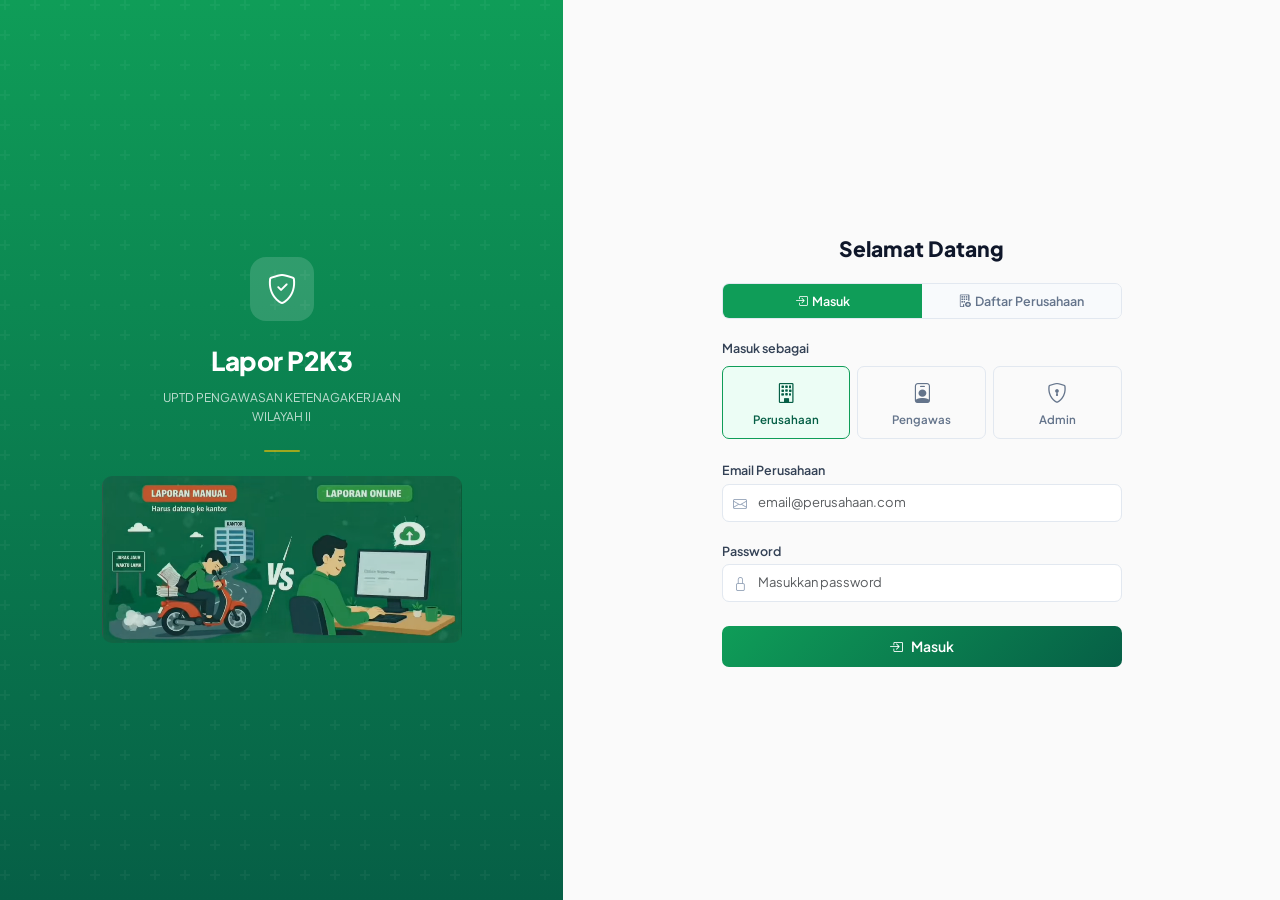
<file: index.html>
<!DOCTYPE html>
<html lang="id">
<head>
  <meta charset="UTF-8">
  <meta name="viewport" content="width=device-width, initial-scale=1.0">
  <title>Login · Lapor P2K3</title>
  <link href="https://cdn.jsdelivr.net/npm/bootstrap@5.3.3/dist/css/bootstrap.min.css" rel="stylesheet">
  <link href="https://cdn.jsdelivr.net/npm/bootstrap-icons/font/bootstrap-icons.css" rel="stylesheet">
  <link href="https://fonts.googleapis.com/css2?family=Plus+Jakarta+Sans:wght@300;400;500;600;700;800&display=swap" rel="stylesheet">
  <link rel="stylesheet" href="style.css">
</head>
<body class="login-body">

  <div class="left-panel">
    <div class="left-content">
      <div class="brand-icon"><i class="bi bi-shield-check"></i></div>
      <div class="brand-title">Lapor P2K3</div>
      <div class="brand-sub">UPTD PENGAWASAN KETENAGAKERJAAN WILAYAH II</div>
      <div class="divider-line"></div>
      <div class="video-cover-wrapper">
        <video class="video-cover" autoplay muted loop playsinline>
          <source src="cover.webm" type="video/webm">
        </video>
      </div>
    </div>
  </div>

  <div class="right-panel">
    <div class="login-box">
      <div class="login-title">Selamat Datang</div>

      <div class="auth-tabs">
        <button class="auth-tab active" id="tabLogin" onclick="switchTab('login')">
          <i class="bi bi-box-arrow-in-right me-1"></i>Masuk
        </button>
        <button class="auth-tab" id="tabRegister" onclick="openRegisterModal()">
          <i class="bi bi-building-add me-1"></i>Daftar Perusahaan
        </button>
      </div>

      <div id="login-panel">
        <div class="form-label mb-2">Masuk sebagai</div>
        <div class="role-select">
          <div class="role-opt selected" data-role="perusahaan" onclick="selectRole(this)">
            <i class="bi bi-building"></i>Perusahaan
          </div>
          <div class="role-opt" data-role="pengawas" onclick="selectRole(this)">
            <i class="bi bi-person-badge"></i>Pengawas
          </div>
          <div class="role-opt" data-role="admin" onclick="selectRole(this)">
            <i class="bi bi-shield-lock"></i>Admin
          </div>
        </div>

        <div class="alert-error" id="alertError">
          <i class="bi bi-exclamation-circle me-1"></i><span id="alertText"></span>
        </div>

        <!-- Perusahaan Fields -->
        <div id="perusahaan-fields">
          <div class="mb-3">
            <label class="form-label">Email Perusahaan</label>
            <div class="input-icon-wrap">
              <i class="bi bi-envelope"></i>
              <input type="email" class="form-control" id="skInput" placeholder="email@perusahaan.com">
            </div>
          </div>
          <div class="mb-3">
            <label class="form-label">Password</label>
            <div class="input-icon-wrap">
              <i class="bi bi-lock"></i>
              <input type="password" class="form-control" id="kodeInput" placeholder="Masukkan password">
            </div>
          </div>
        </div>

        <!-- Pengawas Fields -->
        <div id="pengawas-fields" style="display:none;">
          <div class="mb-3">
            <label class="form-label">NIP Pengawas</label>
            <div class="input-icon-wrap">
              <i class="bi bi-person-badge"></i>
              <input type="text" class="form-control" id="nipInput" placeholder="Masukkan NIP">
            </div>
          </div>
          <div class="mb-3">
            <label class="form-label">Password</label>
            <div class="input-icon-wrap">
              <i class="bi bi-lock"></i>
              <input type="password" class="form-control" id="passPengawasInput" placeholder="Masukkan password">
            </div>
          </div>
        </div>

        <!-- Admin Fields -->
        <div id="admin-fields" style="display:none;">
          <div class="mb-3">
            <label class="form-label">Email Admin</label>
            <div class="input-icon-wrap">
              <i class="bi bi-shield-lock"></i>
              <input type="email" class="form-control" id="adminEmailInput" placeholder="admin@uptd.go.id">
            </div>
          </div>
          <div class="mb-3">
            <label class="form-label">Password</label>
            <div class="input-icon-wrap">
              <i class="bi bi-lock"></i>
              <input type="password" class="form-control" id="adminPassInput" placeholder="Masukkan password">
            </div>
          </div>
        </div>

        <button class="btn-login" onclick="doLogin()">
          <i class="bi bi-box-arrow-in-right me-2"></i>Masuk
        </button>
      </div>
    </div>
  </div>

  <!-- REGISTER MODAL -->
  <div class="modal-overlay" id="registerModal">
    <div class="modal-box">
      <div class="modal-header-custom">
        <div class="modal-title"><i class="bi bi-building-add me-2 text-success"></i>Daftar Perusahaan</div>
        <button class="modal-close-btn" onclick="closeRegisterModal()">&times;</button>
      </div>

      <div id="registerSuccess" class="modal-body text-center" style="display:none;">
        <i class="bi bi-check-circle-fill text-success" style="font-size:40px;display:block;margin-bottom:12px;"></i>
        <div style="font-size:15px;font-weight:700;margin-bottom:8px;">Pendaftaran Berhasil!</div>
        <p class="text-muted small mb-0">Data perusahaan sedang dalam proses verifikasi oleh admin dan pengawas. Informasi akun akan dikirimkan ke email yang Anda daftarkan setelah verifikasi selesai.</p>
      </div>

      <div id="registerForm">
        <div class="modal-body">
          <div class="alert-error" id="alertRegError">
            <i class="bi bi-exclamation-circle me-1"></i><span id="alertRegText"></span>
          </div>
          <div class="row g-3">
            <div class="col-12">
              <label class="form-label required">Nama Perusahaan</label>
              <input type="text" class="form-control" id="regNama" placeholder="PT / CV ...">
            </div>
            <div class="col-md-8">
              <label class="form-label required">Alamat Perusahaan</label>
              <input type="text" class="form-control" id="regAlamat" placeholder="Jl. ...">
            </div>
            <div class="col-md-4">
              <label class="form-label required">Wilayah</label>
              <select class="form-select" id="regWilayah">
                <option value="">Pilih Wilayah</option>
                <option>Kota Bekasi</option>
                <option>Kab. Bekasi</option>
                <option>Kab. Karawang</option>
                <option>Kab. Purwakarta</option>
                <option>Kab. Subang</option>
              </select>
            </div>
            <div class="col-md-6">
              <label class="form-label required">Bidang Usaha</label>
              <input type="text" class="form-control" id="regBidang" placeholder="Manufaktur, Jasa, dll">
            </div>
            <div class="col-md-6">
              <label class="form-label required">Email Perusahaan</label>
              <input type="email" class="form-control" id="regEmail" placeholder="email@perusahaan.com">
            </div>
            <div class="col-md-6">
              <label class="form-label">No. Telepon</label>
              <input type="text" class="form-control" id="regTelp" placeholder="021-...">
            </div>
            <div class="col-md-6">
              <label class="form-label required">Jumlah Tenaga Kerja (est.)</label>
              <input type="number" class="form-control" id="regJmlTk" placeholder="Jumlah" min="1">
            </div>
          </div>
        </div>
        <div class="modal-footer-custom">
          <button class="btn btn-secondary btn-sm" onclick="closeRegisterModal()">Batal</button>
          <button class="btn-green btn btn-sm" onclick="doRegister()"><i class="bi bi-send me-1"></i>Kirim Pendaftaran</button>
        </div>
      </div>
    </div>
  </div>

  <script src="https://cdn.jsdelivr.net/npm/bootstrap@5.3.3/dist/js/bootstrap.bundle.min.js"></script>
  <script>
    /* =========================================================
       STORAGE KEYS (shared across all pages)
       ========================================================= */
    const SK = {
      companies   : 'p2k3_companies',
      laporan     : 'p2k3_laporan',
      catatan     : 'p2k3_catatan',
      pengawas    : 'p2k3_pengawas_list',
      role        : 'p2k3_role',
      curCompany  : 'p2k3_current_company',
      curPengawas : 'p2k3_current_pengawas',
      adminCred   : 'p2k3_admin_credentials'
    };

    /* =========================================================
       INITIALIZE ADMIN CREDENTIALS IF NOT SET
       ========================================================= */
    function initAdminCredentials() {
      if (!localStorage.getItem(SK.adminCred)) {
        localStorage.setItem(SK.adminCred, JSON.stringify({
          email: 'admin@uptd.go.id',
          password: 'admin123'
        }));
      }
    }
    initAdminCredentials();

    /* =========================================================
       STATE
       ========================================================= */
    let selectedRole = 'perusahaan';

    /* =========================================================
       UI HELPERS
       ========================================================= */
    function selectRole(el) {
      document.querySelectorAll('.role-opt').forEach(r => r.classList.remove('selected'));
      el.classList.add('selected');
      selectedRole = el.dataset.role;
      document.getElementById('alertError').style.display = 'none';
      ['perusahaan-fields','pengawas-fields','admin-fields'].forEach(id =>
        document.getElementById(id).style.display = 'none'
      );
      document.getElementById(selectedRole + '-fields').style.display = 'block';
    }

    function showError(msg) {
      const el = document.getElementById('alertError');
      document.getElementById('alertText').textContent = msg;
      el.style.display = 'block';
    }

    function switchTab(tab) {
      document.getElementById('login-panel').style.display = tab === 'login' ? 'block' : 'none';
      document.getElementById('tabLogin').classList.toggle('active', tab === 'login');
      document.getElementById('tabRegister').classList.toggle('active', tab !== 'login');
    }

    function openRegisterModal() {
      document.getElementById('registerModal').classList.add('show');
      document.getElementById('registerForm').style.display = 'block';
      document.getElementById('registerSuccess').style.display = 'none';
      document.getElementById('alertRegError').style.display = 'none';
      ['regNama','regAlamat','regBidang','regEmail','regTelp','regJmlTk'].forEach(id => {
        document.getElementById(id).value = '';
      });
      document.getElementById('regWilayah').value = '';
    }

    function closeRegisterModal() {
      document.getElementById('registerModal').classList.remove('show');
      switchTab('login');
    }

    /* =========================================================
       LOGIN
       ========================================================= */
    function doLogin() {
      document.getElementById('alertError').style.display = 'none';

      if (selectedRole === 'perusahaan') {
        const email = document.getElementById('skInput').value.trim();
        const pass  = document.getElementById('kodeInput').value.trim();
        if (!email || !pass) { showError('Email dan password tidak boleh kosong.'); return; }

        const companies = JSON.parse(localStorage.getItem(SK.companies) || '[]');
        const found = companies.find(c =>
          c.email && c.email.toLowerCase() === email.toLowerCase() && c.password === pass
        );
        if (!found) { showError('Email atau password tidak ditemukan.'); return; }
        if (found.status !== 'verified') { showError('Akun belum diverifikasi. Hubungi admin UPTD.'); return; }

        localStorage.setItem(SK.curCompany, found.id);
        localStorage.setItem(SK.role, 'perusahaan');
        window.location.href = 'user.html';

      } else if (selectedRole === 'pengawas') {
        const nip  = document.getElementById('nipInput').value.trim();
        const pass = document.getElementById('passPengawasInput').value.trim();
        if (!nip || !pass) { showError('NIP dan password tidak boleh kosong.'); return; }

        const list = JSON.parse(localStorage.getItem(SK.pengawas) || '[]');
        const found = list.find(p => p.nip === nip && p.password === pass);
        if (!found) { showError('NIP atau password tidak valid.'); return; }
        if (found.status !== 'aktif') { showError('Akun pengawas tidak aktif.'); return; }

        localStorage.setItem(SK.curPengawas, found.id);
        localStorage.setItem(SK.role, 'pengawas');
        window.location.href = 'pengawas.html';

      } else if (selectedRole === 'admin') {
        const email = document.getElementById('adminEmailInput').value.trim();
        const pass  = document.getElementById('adminPassInput').value.trim();
        if (!email || !pass) { showError('Email dan password tidak boleh kosong.'); return; }

        const cred = JSON.parse(localStorage.getItem(SK.adminCred));
        if (email === cred.email && pass === cred.password) {
          localStorage.setItem(SK.role, 'admin');
          window.location.href = 'admin.html';
        } else {
          showError('Email atau password admin tidak valid.');
        }
      }
    }

    /* =========================================================
       REGISTER
       ========================================================= */
    function doRegister() {
      const nama   = document.getElementById('regNama').value.trim();
      const alamat = document.getElementById('regAlamat').value.trim();
      const wilayah= document.getElementById('regWilayah').value;
      const bidang = document.getElementById('regBidang').value.trim();
      const email  = document.getElementById('regEmail').value.trim();
      const telp   = document.getElementById('regTelp').value.trim();
      const jmlTk  = parseInt(document.getElementById('regJmlTk').value) || 0;
      const errEl  = document.getElementById('alertRegError');
      errEl.style.display = 'none';

      if (!nama || !alamat || !wilayah || !bidang || !email) {
        document.getElementById('alertRegText').textContent = 'Semua kolom wajib diisi!';
        errEl.style.display = 'block'; return;
      }
      if (!email.includes('@') || !email.includes('.')) {
        document.getElementById('alertRegText').textContent = 'Format email tidak valid!';
        errEl.style.display = 'block'; return;
      }

      const companies = JSON.parse(localStorage.getItem(SK.companies) || '[]');
      if (companies.find(c => c.email && c.email.toLowerCase() === email.toLowerCase())) {
        document.getElementById('alertRegText').textContent = 'Email ini sudah terdaftar dalam sistem.';
        errEl.style.display = 'block'; return;
      }

      const today = new Date().toISOString().split('T')[0];
      companies.push({
        id: 'c' + Date.now(),
        nama, alamat, wilayah, bidang, email, telp,
        jumlahTk: jmlTk, tkLk: 0, tkPr: 0,
        pengawasId: null, status: 'pending_admin',
        password: null, tglDaftar: today,
        catatanPengawas: null, sumberPendaftaran: 'online'
      });
      localStorage.setItem(SK.companies, JSON.stringify(companies));

      document.getElementById('registerForm').style.display = 'none';
      document.getElementById('registerSuccess').style.display = 'block';
      setTimeout(() => closeRegisterModal(), 5000);
    }

    /* =========================================================
       EVENTS
       ========================================================= */
    document.getElementById('registerModal').addEventListener('click', e => {
      if (e.target === e.currentTarget) closeRegisterModal();
    });
    document.addEventListener('keydown', e => {
      if (e.key === 'Escape') closeRegisterModal();
      if (e.key === 'Enter' && !document.getElementById('registerModal').classList.contains('show')) doLogin();
    });

    // Init default role
    selectRole(document.querySelector('.role-opt.selected'));
  </script>
</body>
</html>
</file>
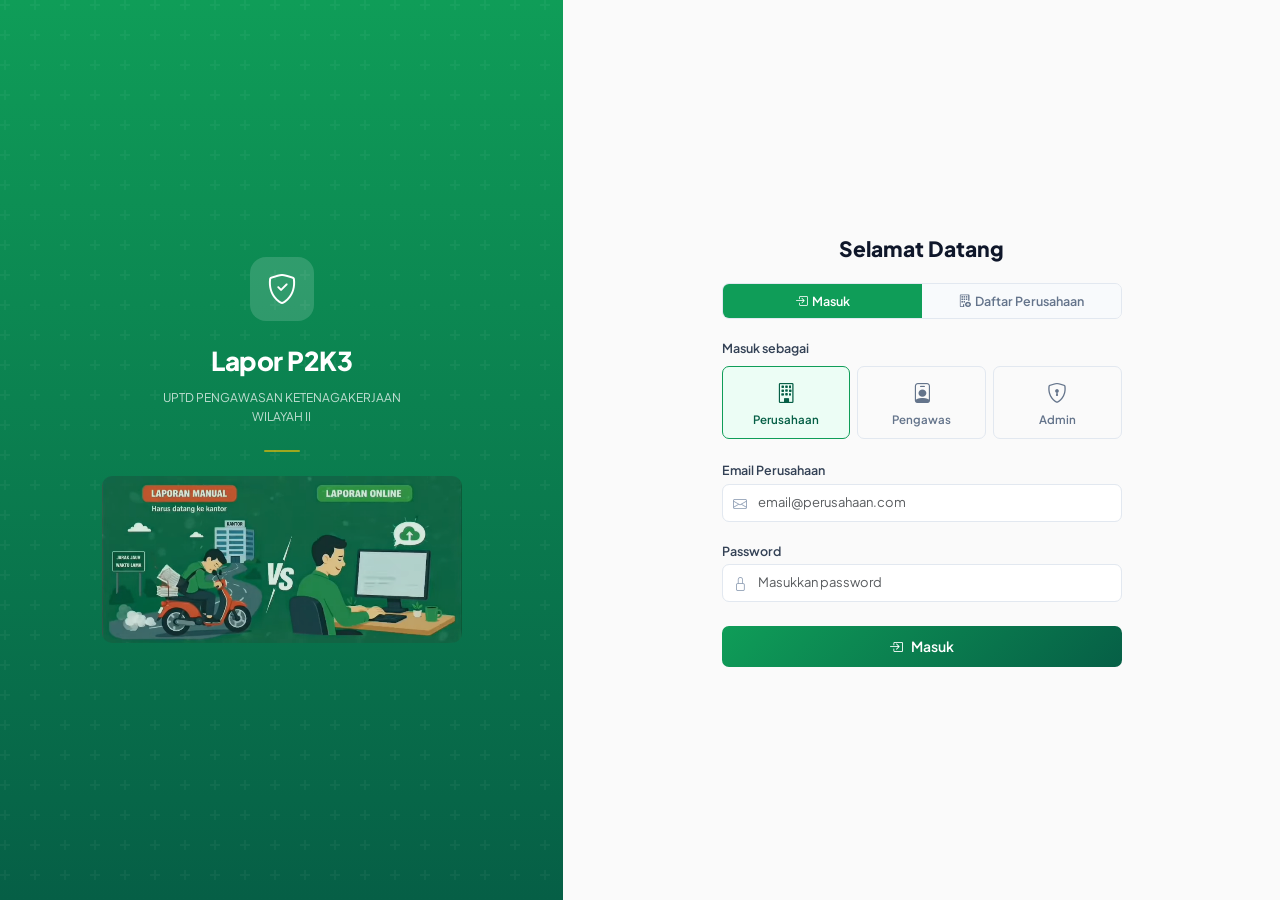
<file: admin.html>
<!DOCTYPE html>
<html lang="id">
<head>
  <meta charset="UTF-8">
  <meta name="viewport" content="width=device-width, initial-scale=1.0">
  <title>Admin · Lapor P2K3</title>
  <link href="https://cdn.jsdelivr.net/npm/bootstrap@5.3.3/dist/css/bootstrap.min.css" rel="stylesheet">
  <link href="https://cdn.jsdelivr.net/npm/bootstrap-icons/font/bootstrap-icons.css" rel="stylesheet">
  <link href="https://fonts.googleapis.com/css2?family=Plus+Jakarta+Sans:wght@300;400;500;600;700;800&display=swap" rel="stylesheet">
  <link rel="stylesheet" href="style.css">
</head>
<body>

<!-- SIDEBAR -->
<div class="sidebar d-flex flex-column">
  <div class="brand">
    <div class="brand-icon-box"><i class="bi bi-shield-check"></i></div>
    <span>Lapor P2K3</span>
  </div>
  <div class="nav-section">
    <div class="nav-section-title">UTAMA</div>
    <a href="#" class="nav-link active" data-page="dashboard"><i class="bi bi-house-door"></i> Dashboard</a>
  </div>
  <div class="nav-section">
    <div class="nav-section-title">MANAJEMEN</div>
    <a href="#" class="nav-link" data-page="perusahaan"><i class="bi bi-building"></i> Perusahaan</a>
    <a href="#" class="nav-link" data-page="pengawas"><i class="bi bi-person-badge"></i> Pengawas K3</a>
    <a href="#" class="nav-link" data-page="pendaftaran" id="navPendaftaran"><i class="bi bi-building-add"></i> Pendaftaran Baru</a>
  </div>
  <div class="nav-section">
    <div class="nav-section-title">LAPORAN</div>
    <a href="#" class="nav-link" data-page="verif-admin" id="navVerif"><i class="bi bi-inbox-fill"></i> Menunggu Finalisasi</a>
    <a href="#" class="nav-link" data-page="arsip"><i class="bi bi-archive"></i> Arsip Laporan</a>
  </div>
  <div class="nav-section">
    <div class="nav-section-title">ANALITIK</div>
    <a href="#" class="nav-link" data-page="rekap"><i class="bi bi-bar-chart-line"></i> Rekap & Analisis</a>
  </div>
  <div class="nav-section">
    <div class="nav-section-title">SISTEM</div>
    <a href="#" class="nav-link" data-page="akun-admin"><i class="bi bi-gear"></i> Pengaturan Akun</a>
  </div>
  <div class="sidebar-footer">Lapor P2K3 · Permenaker No.13/2025</div>
</div>

<!-- NAVBAR -->
<div class="navbar-custom">
  <div class="page-title" id="pageTitle">Dashboard Admin</div>
  <div class="d-flex align-items-center gap-2">
    <button class="notif-btn" onclick="goPage('verif-admin')">
      <i class="bi bi-bell" style="font-size:15px;color:#64748b;"></i>
      <span class="notif-dot" id="notifDot" style="display:none;"></span>
    </button>
    <div class="user-badge">
      <i class="bi bi-shield-lock text-success"></i>
      <span style="font-weight:600;">Administrator</span>
    </div>
    <button class="logout-btn" onclick="doLogout()"><i class="bi bi-box-arrow-right"></i> Keluar</button>
  </div>
</div>

<!-- CONTENT -->
<div class="content">

  <!-- ===================== DASHBOARD ===================== -->
  <div id="dashboard" class="page-section active-page">
    <div class="row g-3 mb-4">
      <div class="col-6 col-md-2">
        <div class="stat-card">
          <div class="stat-label">Total Perusahaan</div>
          <div class="stat-value" id="dashTotalP">0</div>
          <div class="stat-sub">Terdaftar</div>
        </div>
      </div>
      <div class="col-6 col-md-2">
        <div class="stat-card">
          <div class="stat-label">Aktif / Verified</div>
          <div class="stat-value" id="dashAktif">0</div>
          <div class="stat-sub">Memiliki binaan</div>
        </div>
      </div>
      <div class="col-6 col-md-2">
        <div class="stat-card">
          <div class="stat-label">Total Laporan</div>
          <div class="stat-value" id="dashTotalL">0</div>
          <div class="stat-sub">Semua status</div>
        </div>
      </div>
      <div class="col-6 col-md-2">
        <div class="stat-card">
          <div class="stat-label">Menunggu Final</div>
          <div class="stat-value" id="dashMenungguFinal">0</div>
          <div class="stat-sub">Sudah disetujui</div>
        </div>
      </div>
      <div class="col-6 col-md-2">
        <div class="stat-card">
          <div class="stat-label">Total KK (period)</div>
          <div class="stat-value" id="dashTotalKK">0</div>
          <div class="stat-sub">Laporan final</div>
        </div>
      </div>
      <div class="col-6 col-md-2">
        <div class="stat-card">
          <div class="stat-label">Pengawas Aktif</div>
          <div class="stat-value" id="dashPengawasAktif">0</div>
          <div class="stat-sub">Dari total</div>
        </div>
      </div>
    </div>

    <div class="row g-3 mb-3">
      <div class="col-md-4">
        <div class="table-card h-100">
          <div class="section-title mb-3"><i class="bi bi-inbox-fill me-2 text-warning"></i>Menunggu Finalisasi Admin</div>
          <div id="dashVerifList"><p class="text-muted small">Tidak ada laporan.</p></div>
        </div>
      </div>
      <div class="col-md-4">
        <div class="table-card h-100">
          <div class="section-title mb-3"><i class="bi bi-building-add me-2 text-primary"></i>Pendaftaran Baru</div>
          <div id="dashPendaftaranList"><p class="text-muted small">Tidak ada pendaftaran baru.</p></div>
        </div>
      </div>
      <div class="col-md-4">
        <div class="table-card h-100">
          <div class="section-title mb-3"><i class="bi bi-graph-up-arrow me-2 text-success"></i>Ringkasan Statistik K3</div>
          <div id="dashStatsK3"></div>
        </div>
      </div>
    </div>
  </div>

  <!-- ===================== PERUSAHAAN ===================== -->
  <div id="perusahaan" class="page-section">
    <div class="table-card">
      <div class="section-header">
        <div class="section-title"><i class="bi bi-building me-2 text-success"></i>Manajemen Perusahaan</div>
        <div class="d-flex gap-2">
          <input type="text" class="form-control form-control-sm" style="width:180px;" placeholder="Cari perusahaan..." id="searchPerusahaan" oninput="loadData()">
          <select class="form-select form-select-sm" style="width:140px;" id="filterStatusP" onchange="loadData()">
            <option value="">Semua Status</option>
            <option value="verified">Aktif</option>
            <option value="pending_admin">Menunggu Admin</option>
            <option value="pending_pengawas">Menunggu Pengawas</option>
          </select>
        </div>
      </div>
      <div class="table-responsive mt-2">
        <table class="table mb-0">
          <thead><tr><th>Nama Perusahaan</th><th>Wilayah</th><th>Bidang</th><th>Total TK</th><th>Pengawas Binaan</th><th>Status</th><th>Tgl Daftar</th><th></th></tr></thead>
          <tbody id="perusahaanBody"></tbody>
        </table>
      </div>
    </div>
  </div>

  <!-- ===================== PENGAWAS ===================== -->
  <div id="pengawas" class="page-section">
    <div class="table-card mb-3">
      <div class="section-header">
        <div class="section-title"><i class="bi bi-person-badge me-2 text-success"></i>Manajemen Pengawas K3</div>
        <button class="btn btn-sm btn-success" onclick="openAddPengawasModal()"><i class="bi bi-plus me-1"></i>Tambah Pengawas</button>
      </div>
      <div class="table-responsive mt-2">
        <table class="table mb-0">
          <thead><tr><th>Nama</th><th>NIP</th><th>Jabatan</th><th>Wilayah Binaan</th><th>Jml Binaan</th><th>Status</th><th></th></tr></thead>
          <tbody id="pengawasBody"></tbody>
        </table>
      </div>
    </div>
  </div>

  <!-- ===================== PENDAFTARAN BARU ===================== -->
  <div id="pendaftaran" class="page-section">
    <div class="alert-info-soft mb-3">
      <i class="bi bi-info-circle me-2"></i>Daftar perusahaan yang menunggu tindakan admin. Tetapkan pengawas binaan untuk mengaktifkan akun perusahaan.
    </div>
    <div id="pendaftaranAdminList"><p class="text-muted">Tidak ada pendaftaran yang menunggu.</p></div>
  </div>

  <!-- ===================== VERIFIKASI ADMIN ===================== -->
  <div id="verif-admin" class="page-section">
    <div class="alert-warn-soft mb-3">
      <i class="bi bi-exclamation-triangle me-2"></i>Laporan di bawah telah disetujui oleh pengawas dan menunggu finalisasi oleh admin. Setelah difinalisasi, laporan akan masuk ke arsip.
    </div>
    <div id="verifAdminList"><p class="text-muted">Tidak ada laporan yang menunggu finalisasi.</p></div>
  </div>

  <!-- ===================== ARSIP LAPORAN ===================== -->
  <div id="arsip" class="page-section">
    <div class="table-card">
      <div class="section-header">
        <div class="section-title"><i class="bi bi-archive me-2 text-success"></i>Arsip Laporan Final</div>
        <div class="d-flex gap-2">
          <input type="text" class="form-control form-control-sm" style="width:180px;" placeholder="Cari perusahaan..." id="searchArsip" oninput="loadData()">
          <select class="form-select form-select-sm" style="width:140px;" id="filterArsipTahun" onchange="loadData()">
            <option value="">Semua Tahun</option>
          </select>
        </div>
      </div>
      <div class="table-responsive mt-2">
        <table class="table mb-0">
          <thead>
            <tr>
              <th>No. Laporan</th><th>Perusahaan</th><th>Wilayah</th>
              <th>Periode</th><th>Total TK</th><th>KK</th><th>FR</th><th>SR</th>
              <th>PAK</th><th>Meeting</th><th>MCU</th><th>Tgl Final</th><th></th>
            </tr>
          </thead>
          <tbody id="arsipBody"></tbody>
        </table>
      </div>
    </div>
  </div>

  <!-- ===================== REKAP & ANALISIS ===================== -->
  <div id="rekap" class="page-section">
    <div class="row g-3 mb-3">
      <div class="col-md-4">
        <label class="form-label">Filter Tahun</label>
        <select class="form-select form-select-sm" id="rekapTahun" onchange="buildRekap()">
          <option value="">Semua Tahun</option>
        </select>
      </div>
      <div class="col-md-4">
        <label class="form-label">Filter Wilayah</label>
        <select class="form-select form-select-sm" id="rekapWilayah" onchange="buildRekap()">
          <option value="">Semua Wilayah</option>
        </select>
      </div>
      <div class="col-md-4">
        <label class="form-label">Filter Periode</label>
        <select class="form-select form-select-sm" id="rekapPeriode" onchange="buildRekap()">
          <option value="">Semua Periode</option>
          <option value="Semester I">Semester I</option>
          <option value="Semester II">Semester II</option>
        </select>
      </div>
    </div>

    <!-- Ringkasan Kuantitatif Agregat -->
    <div class="row g-3 mb-4" id="rekapStats"></div>

    <!-- Tabel Rekap Kuantitatif -->
    <div class="table-card mb-3">
      <div class="section-title mb-3"><i class="bi bi-table me-2 text-success"></i>Rekap Kuantitatif Laporan K3</div>
      <div class="table-responsive">
        <table class="table mb-0" id="rekapTable">
          <thead>
            <tr>
              <th rowspan="2" class="align-middle">Perusahaan</th>
              <th rowspan="2" class="align-middle">Periode</th>
              <th colspan="5" class="text-center border-start border-end" style="background:#f0fdf4;">Kecelakaan Kerja</th>
              <th colspan="3" class="text-center border-end" style="background:#eff6ff;">Indikator K3</th>
              <th colspan="4" class="text-center border-end" style="background:#fef3c7;">Partisipasi</th>
              <th colspan="2" class="text-center" style="background:#fdf4ff;">Kesehatan</th>
            </tr>
            <tr>
              <th class="border-start">Ringan</th><th>Sedang</th><th>Berat</th><th>Fatal</th><th class="border-end">Total</th>
              <th>FR</th><th>SR</th><th class="border-end">PAK</th>
              <th>Meeting</th><th>Inspeksi</th><th>Program</th><th class="border-end">Pelatihan</th>
              <th>MCU</th><th>Kepatuhan APD(%)</th>
            </tr>
          </thead>
          <tbody id="rekapBody"></tbody>
        </table>
      </div>
    </div>

    <!-- Rekap Kualitatif -->
    <div class="table-card">
      <div class="section-title mb-3"><i class="bi bi-chat-text me-2 text-primary"></i>Rekap Isu & Catatan Kualitatif</div>
      <div id="rekapKualitatif"></div>
    </div>
  </div>

  <!-- ===================== AKUN ADMIN ===================== -->
  <div id="akun-admin" class="page-section">
    <div class="form-card" style="max-width:480px;">
      <h6 class="fw-bold mb-3"><i class="bi bi-gear me-2 text-success"></i>Pengaturan Akun Administrator</h6>
      <div class="mb-3">
        <label class="form-label">Email Administrator</label>
        <input type="email" class="form-control" id="adminEmail" placeholder="admin@uptd.go.id">
      </div>
      <div class="mb-3">
        <label class="form-label">Password Lama</label>
        <input type="password" class="form-control" id="adminPassLama" placeholder="Masukkan password lama">
      </div>
      <div class="mb-3">
        <label class="form-label">Password Baru</label>
        <input type="password" class="form-control" id="adminPassBaru" placeholder="Password baru (kosongkan jika tidak diubah)">
      </div>
      <div class="mb-3">
        <label class="form-label">Konfirmasi Password Baru</label>
        <input type="password" class="form-control" id="adminPassKonfirm" placeholder="Ulangi password baru">
      </div>
      <div class="alert-error" id="adminSettErr"></div>
      <button class="btn-green btn" onclick="simpanAkunAdmin()"><i class="bi bi-save me-2"></i>Simpan Perubahan</button>
    </div>
  </div>

</div><!-- end .content -->

<!-- MODAL: TAMBAH PENGAWAS -->
<div class="modal-overlay" id="addPengawasModal">
  <div class="modal-box">
    <div class="modal-header-custom">
      <div class="modal-title"><i class="bi bi-person-badge me-2 text-success"></i>Tambah / Edit Pengawas K3</div>
      <button class="modal-close-btn" onclick="closeModal('addPengawasModal')">&times;</button>
    </div>
    <div class="modal-body">
      <input type="hidden" id="pwEditId">
      <div class="row g-3">
        <div class="col-md-6">
          <label class="form-label required">Nama Lengkap</label>
          <input type="text" class="form-control" id="pwNama" placeholder="Nama pengawas">
        </div>
        <div class="col-md-6">
          <label class="form-label required">NIP</label>
          <input type="text" class="form-control" id="pwNip" placeholder="NIP (unik)">
        </div>
        <div class="col-md-6">
          <label class="form-label">Jabatan</label>
          <input type="text" class="form-control" id="pwJabatan" placeholder="Pengawas K3 Ahli Muda, dll">
        </div>
        <div class="col-md-6">
          <label class="form-label">Wilayah Tugas</label>
          <select class="form-select" id="pwWilayah">
            <option value="">Pilih Wilayah</option>
            <option>Kota Bekasi</option>
            <option>Kab. Bekasi</option>
            <option>Kab. Karawang</option>
            <option>Kab. Purwakarta</option>
            <option>Kab. Subang</option>
          </select>
        </div>
        <div class="col-md-6">
          <label class="form-label required">Password Login</label>
          <input type="text" class="form-control" id="pwPassword" placeholder="Set password untuk pengawas ini">
        </div>
        <div class="col-md-6">
          <label class="form-label">Status</label>
          <select class="form-select" id="pwStatus">
            <option value="aktif">Aktif</option>
            <option value="nonaktif">Non-aktif</option>
          </select>
        </div>
      </div>
    </div>
    <div class="modal-footer-custom">
      <button class="btn btn-outline-secondary btn-sm" onclick="closeModal('addPengawasModal')">Batal</button>
      <button class="btn btn-success btn-sm" onclick="simpanPengawas()"><i class="bi bi-save me-1"></i>Simpan</button>
    </div>
  </div>
</div>

<!-- MODAL: TETAPKAN PENGAWAS UNTUK PERUSAHAAN -->
<div class="modal-overlay" id="tetapkanPengawasModal">
  <div class="modal-box">
    <div class="modal-header-custom">
      <div class="modal-title"><i class="bi bi-person-check me-2 text-success"></i>Tetapkan Pengawas Binaan</div>
      <button class="modal-close-btn" onclick="closeModal('tetapkanPengawasModal')">&times;</button>
    </div>
    <div class="modal-body">
      <input type="hidden" id="tpCompanyId">
      <div class="info-panel mb-3">
        <div class="info-row"><span class="info-label">Perusahaan</span><span class="info-value fw-bold" id="tpNama">—</span></div>
        <div class="info-row"><span class="info-label">Wilayah</span><span class="info-value" id="tpWilayah">—</span></div>
        <div class="info-row"><span class="info-label">Bidang Usaha</span><span class="info-value" id="tpBidang">—</span></div>
        <div class="info-row"><span class="info-label">Email</span><span class="info-value" id="tpEmail">—</span></div>
        <div class="info-row"><span class="info-label">Est. Jml TK</span><span class="info-value" id="tpTk">—</span></div>
      </div>
      <div class="mb-3">
        <label class="form-label required">Pilih Pengawas Binaan</label>
        <select class="form-select" id="tpPengawas"></select>
      </div>
      <div class="mb-3">
        <label class="form-label required">Password Awal Perusahaan</label>
        <input type="text" class="form-control" id="tpPassword" placeholder="Set password login untuk perusahaan ini">
        <div class="form-text">Password ini yang digunakan perusahaan untuk login pertama kali.</div>
      </div>
      <div class="mb-3">
        <label class="form-label">Catatan Admin</label>
        <textarea class="form-control" id="tpCatatan" rows="2" placeholder="Catatan persetujuan atau instruksi..."></textarea>
      </div>
    </div>
    <div class="modal-footer-custom">
      <button class="btn btn-outline-secondary btn-sm" onclick="closeModal('tetapkanPengawasModal')">Batal</button>
      <button class="btn btn-success btn-sm" onclick="submitTetapkan()"><i class="bi bi-check-circle me-1"></i>Aktifkan Perusahaan</button>
    </div>
  </div>
</div>

<!-- MODAL: FINALISASI LAPORAN -->
<div class="modal-overlay" id="finalisasiModal">
  <div class="modal-box modal-lg">
    <div class="modal-header-custom">
      <div class="modal-title"><i class="bi bi-archive me-2 text-success"></i>Finalisasi Laporan — Arsip</div>
      <button class="modal-close-btn" onclick="closeModal('finalisasiModal')">&times;</button>
    </div>
    <div class="modal-body">
      <input type="hidden" id="fLaporanId">
      <h6 class="fw-bold mb-2" style="font-size:13px;">Ringkasan Laporan</h6>
      <div class="info-panel mb-3">
        <div class="row g-2">
          <div class="col-md-6">
            <div class="info-row"><span class="info-label">Perusahaan</span><span class="info-value fw-bold" id="fPerusahaan">—</span></div>
            <div class="info-row"><span class="info-label">No. Laporan</span><span class="info-value" id="fNoLaporan">—</span></div>
            <div class="info-row"><span class="info-label">Periode</span><span class="info-value" id="fPeriode">—</span></div>
            <div class="info-row"><span class="info-label">Tgl Dikirim</span><span class="info-value" id="fTglSubmit">—</span></div>
            <div class="info-row"><span class="info-label">Tgl Disetujui Pengawas</span><span class="info-value" id="fTglApprove">—</span></div>
          </div>
          <div class="col-md-6">
            <div class="info-row"><span class="info-label">Total TK</span><span class="info-value" id="fTK">—</span></div>
            <div class="info-row"><span class="info-label">Jam Kerja Kumulatif</span><span class="info-value" id="fJamKerja">—</span></div>
            <div class="info-row"><span class="info-label">Total KK</span><span class="info-value text-danger fw-bold" id="fKKTotal">—</span></div>
            <div class="info-row"><span class="info-label">FR / SR</span><span class="info-value" id="fFRSR">—</span></div>
            <div class="info-row"><span class="info-label">PAK</span><span class="info-value" id="fPAK">—</span></div>
          </div>
          <div class="col-md-6">
            <div class="info-row"><span class="info-label">Kelengkapan Data</span><span class="info-value" id="fNilaiKelengkapan">—</span></div>
            <div class="info-row"><span class="info-label">Kepatuhan Program K3</span><span class="info-value" id="fNilaiProgram">—</span></div>
            <div class="info-row"><span class="info-label">Kondisi Umum K3</span><span class="info-value" id="fNilaiUmum">—</span></div>
          </div>
          <div class="col-md-6">
            <div class="info-row"><span class="info-label">Catatan Pengawas</span><span class="info-value small" id="fCatatan" style="max-width:200px;word-break:break-word;">—</span></div>
          </div>
        </div>
      </div>
      <div class="mb-3">
        <label class="form-label">Catatan Finalisasi Admin</label>
        <textarea class="form-control" id="fCatatanAdmin" rows="3" placeholder="Catatan final atau instruksi dari admin untuk arsip laporan ini..."></textarea>
      </div>
    </div>
    <div class="modal-footer-custom">
      <button class="btn btn-outline-secondary btn-sm" onclick="closeModal('finalisasiModal')">Batal</button>
      <button class="btn btn-danger btn-sm me-1" onclick="tolakLaporan()"><i class="bi bi-x-circle me-1"></i>Kembalikan ke Pengawas</button>
      <button class="btn btn-success btn-sm" onclick="finalisasiLaporan()"><i class="bi bi-archive me-1"></i>Finalisasi & Arsipkan</button>
    </div>
  </div>
</div>

<!-- MODAL: DETAIL LAPORAN ARSIP -->
<div class="modal-overlay" id="detailArsipModal">
  <div class="modal-box modal-lg">
    <div class="modal-header-custom">
      <div class="modal-title" id="detailArsipTitle"><i class="bi bi-file-earmark-check me-2 text-success"></i>Detail Laporan</div>
      <button class="modal-close-btn" onclick="closeModal('detailArsipModal')">&times;</button>
    </div>
    <div class="modal-body" id="detailArsipBody"></div>
  </div>
</div>

<!-- TOAST -->
<div id="toast"><i class="bi bi-check-circle me-2"></i><span id="toastMsg"></span></div>

<script src="https://cdn.jsdelivr.net/npm/bootstrap@5.3.3/dist/js/bootstrap.bundle.min.js"></script>
<script>
/* =========================================================
   STORAGE & AUTH GUARD
   ========================================================= */
const SK = {
  companies:'p2k3_companies', laporan:'p2k3_laporan',
  catatan:'p2k3_catatan', pengawasList:'p2k3_pengawas_list',
  role:'p2k3_role', adminCred:'p2k3_admin_credentials'
};
if (localStorage.getItem(SK.role) !== 'admin') {
  window.location.href = 'index.html';
}

const getCompanies    = () => JSON.parse(localStorage.getItem(SK.companies)    || '[]');
const getLaporan      = () => JSON.parse(localStorage.getItem(SK.laporan)      || '[]');
const getCatatan      = () => JSON.parse(localStorage.getItem(SK.catatan)      || '[]');
const getPengawasList = () => JSON.parse(localStorage.getItem(SK.pengawasList) || '[]');
const saveCompanies   = a  => localStorage.setItem(SK.companies,    JSON.stringify(a));
const saveLaporan     = a  => localStorage.setItem(SK.laporan,      JSON.stringify(a));
const savePengawasList= a  => localStorage.setItem(SK.pengawasList, JSON.stringify(a));

const STATUS_LABELS  = { draft:'Draft', submitted:'Dikirim', approved:'Disetujui', returned:'Dikembalikan', final:'Final' };
const STATUS_CLASSES = { draft:'badge-draft', submitted:'badge-pending', approved:'badge-disetujui', returned:'badge-returned', final:'badge-final' };

/* =========================================================
   NAVIGATION
   ========================================================= */
const PAGE_MAP = {
  dashboard:'Dashboard Admin', perusahaan:'Manajemen Perusahaan',
  pengawas:'Manajemen Pengawas K3', pendaftaran:'Pendaftaran Baru',
  'verif-admin':'Menunggu Finalisasi', arsip:'Arsip Laporan',
  rekap:'Rekap & Analisis K3', 'akun-admin':'Pengaturan Akun Admin'
};

function goPage(id) {
  document.querySelectorAll('.page-section').forEach(p => p.classList.remove('active-page'));
  const el = document.getElementById(id);
  if (el) el.classList.add('active-page');
  document.getElementById('pageTitle').textContent = PAGE_MAP[id] || id;
  document.querySelectorAll('.nav-link').forEach(l => {
    l.classList.remove('active');
    if (l.dataset.page === id) l.classList.add('active');
  });
  if (id === 'rekap') buildRekap();
  if (id === 'akun-admin') loadAkunAdmin();
  window.scrollTo(0, 0);
}

document.querySelectorAll('.nav-link').forEach(l =>
  l.addEventListener('click', e => { e.preventDefault(); goPage(l.dataset.page); })
);

/* =========================================================
   LOAD DATA
   ========================================================= */
function loadData() {
  const companies    = getCompanies();
  const allLaporan   = getLaporan();
  const pengawasList = getPengawasList();

  const verified  = companies.filter(c => c.status === 'verified');
  const pending   = companies.filter(c => ['pending_admin','pending_pengawas'].includes(c.status));
  const lapApproved = allLaporan.filter(l => l.status === 'approved');
  const lapFinal  = allLaporan.filter(l => l.status === 'final');
  const pwAktif   = pengawasList.filter(p => p.status === 'aktif');

  const totalKK = lapFinal.reduce((s,l) =>
    s + (l.kkRingan||0) + (l.kkSedang||0) + (l.kkBerat||0) + (l.kkFatal||0), 0);

  // Dashboard stats
  document.getElementById('dashTotalP').textContent         = companies.length;
  document.getElementById('dashAktif').textContent          = verified.length;
  document.getElementById('dashTotalL').textContent         = allLaporan.length;
  document.getElementById('dashMenungguFinal').textContent  = lapApproved.length;
  document.getElementById('dashTotalKK').textContent        = totalKK;
  document.getElementById('dashPengawasAktif').textContent  = `${pwAktif.length}/${pengawasList.length}`;
  document.getElementById('notifDot').style.display = (lapApproved.length + pending.length) > 0 ? 'block' : 'none';

  // Dashboard: menunggu finalisasi
  const dvl = document.getElementById('dashVerifList');
  dvl.innerHTML = lapApproved.length === 0
    ? '<p class="text-muted small">Tidak ada laporan menunggu finalisasi.</p>'
    : lapApproved.slice(0,5).map(l => {
        const c = companies.find(x => x.id === l.companyId);
        return `<div class="laporan-item border-warning-left">
          <div class="d-flex justify-content-between align-items-center">
            <div>
              <div class="fw-semibold" style="font-size:13px;">${c?.nama||'—'}</div>
              <div class="text-muted" style="font-size:11.5px;">${l.noLaporan||'—'} · ${l.periode} ${l.tahun}</div>
            </div>
            <button class="btn btn-sm btn-outline-success" style="font-size:11px;" onclick="openFinalisasiModal('${l.id}')">Finalisasi</button>
          </div>
        </div>`;
      }).join('');

  // Dashboard: pendaftaran baru
  const dpl = document.getElementById('dashPendaftaranList');
  dpl.innerHTML = pending.length === 0
    ? '<p class="text-muted small">Tidak ada pendaftaran baru.</p>'
    : pending.slice(0,5).map(c =>
        `<div class="laporan-item border-success-left">
          <div class="d-flex justify-content-between align-items-center">
            <div>
              <div class="fw-semibold" style="font-size:13px;">${c.nama}</div>
              <div class="text-muted" style="font-size:11.5px;">${c.wilayah||'—'} · ${c.tglDaftar||'—'}</div>
            </div>
            <button class="btn btn-sm btn-outline-primary" style="font-size:11px;" onclick="openTetapkanModal('${c.id}')">Tinjau</button>
          </div>
        </div>`
      ).join('');

  // Dashboard stats K3
  const nowMonth = new Date().toISOString().substring(0,7);
  const lapBulanIni = allLaporan.filter(l => l.status==='final' && (l.tglFinal||'').substring(0,7)===nowMonth);
  document.getElementById('dashStatsK3').innerHTML = `
    <div class="info-row"><span class="info-label">Lap. Final Bulan Ini</span><span class="info-value fw-bold">${lapBulanIni.length}</span></div>
    <div class="info-row"><span class="info-label">Total KK (arsip)</span><span class="info-value fw-bold text-danger">${totalKK}</span></div>
    <div class="info-row"><span class="info-label">Total PAK (arsip)</span><span class="info-value fw-bold text-warning">${lapFinal.reduce((s,l)=>s+(l.pak||0),0)}</span></div>
    <div class="info-row"><span class="info-label">Perusahaan belum lapor</span><span class="info-value">${Math.max(0, verified.length - [...new Set(lapFinal.map(l=>l.companyId))].length)}</span></div>
    <div class="info-row"><span class="info-label">Pendaftaran pending</span><span class="info-value text-primary">${pending.length}</span></div>
  `;

  // Manajemen Perusahaan
  const q          = (document.getElementById('searchPerusahaan')?.value||'').toLowerCase();
  const statusF    = document.getElementById('filterStatusP')?.value||'';
  const filteredP  = companies.filter(c =>
    (!q || c.nama.toLowerCase().includes(q)) &&
    (!statusF || c.status === statusF)
  );
  const pBody = document.getElementById('perusahaanBody');
  pBody.innerHTML = filteredP.length === 0
    ? '<tr><td colspan="8" class="text-center text-muted py-3">Tidak ada data</td></tr>'
    : filteredP.map(c => {
        const pw = pengawasList.find(p => p.id === c.pengawasId);
        const statusLabel = c.status === 'verified' ? '<span class="badge-status badge-disetujui">Aktif</span>' :
          c.status === 'pending_admin' ? '<span class="badge-status badge-pending">Pending Admin</span>' :
          '<span class="badge-status badge-returned">Pending Pengawas</span>';
        return `<tr>
          <td>${c.nama}</td>
          <td>${c.wilayah||'—'}</td>
          <td>${c.bidang||'—'}</td>
          <td>${(c.tkLk||0)+(c.tkPr||0)}</td>
          <td>${pw?pw.nama:'<span class="text-muted">—</span>'}</td>
          <td>${statusLabel}</td>
          <td>${c.tglDaftar||'—'}</td>
          <td>
            ${c.status==='verified'
              ? `<button class="btn btn-sm btn-outline-warning" style="font-size:11px;" onclick="openGantiPengawasModal('${c.id}')"><i class="bi bi-arrow-repeat"></i></button>`
              : `<button class="btn btn-sm btn-outline-success" style="font-size:11px;" onclick="openTetapkanModal('${c.id}')"><i class="bi bi-person-check"></i> Tetapkan</button>`}
          </td>
        </tr>`;
      }).join('');

  // Manajemen Pengawas
  const pwBody = document.getElementById('pengawasBody');
  pwBody.innerHTML = pengawasList.length === 0
    ? '<tr><td colspan="7" class="text-center text-muted py-3">Belum ada pengawas terdaftar</td></tr>'
    : pengawasList.map(p => {
        const binaan = companies.filter(c => c.pengawasId === p.id && c.status === 'verified').length;
        return `<tr>
          <td>${p.nama}</td>
          <td><code style="font-size:11px;">${p.nip}</code></td>
          <td>${p.jabatan||'—'}</td>
          <td>${p.wilayah||'—'}</td>
          <td>${binaan}</td>
          <td><span class="badge-status ${p.status==='aktif'?'badge-disetujui':'badge-ditolak'}">${p.status==='aktif'?'Aktif':'Non-aktif'}</span></td>
          <td>
            <button class="btn btn-sm btn-outline-secondary me-1" style="font-size:11px;" onclick="editPengawas('${p.id}')"><i class="bi bi-pencil"></i></button>
            <button class="btn btn-sm btn-outline-danger" style="font-size:11px;" onclick="hapusPengawas('${p.id}')"><i class="bi bi-trash"></i></button>
          </td>
        </tr>`;
      }).join('');

  // Pendaftaran Baru (Admin)
  const padl = document.getElementById('pendaftaranAdminList');
  padl.innerHTML = pending.length === 0
    ? '<p class="text-muted">Tidak ada pendaftaran yang menunggu tindakan admin.</p>'
    : pending.map(c =>
        `<div class="laporan-item border-success-left">
          <div class="d-flex justify-content-between align-items-start">
            <div>
              <div class="fw-bold" style="font-size:14px;">${c.nama}</div>
              <div class="text-muted small">${c.alamat||'—'} · ${c.wilayah||'—'}</div>
              <div class="mt-1">
                <span class="badge-status badge-draft me-2">${c.bidang||'—'}</span>
                <span class="text-muted small">Email: ${c.email||'—'}</span>
                <span class="text-muted small ms-2">TK est.: ${c.jumlahTk||'—'}</span>
                <span class="badge-status ${c.status==='pending_admin'?'badge-pending':'badge-returned'} ms-2">
                  ${c.status==='pending_admin'?'Menunggu Admin':'Menunggu Pengawas'}
                </span>
              </div>
              ${c.alasanRekomen?`<div class="mt-1 small text-muted">Rekomen: ${c.alasanRekomen}</div>`:''}
            </div>
            <button class="btn btn-sm btn-success flex-shrink-0 ms-2" onclick="openTetapkanModal('${c.id}')"><i class="bi bi-person-check me-1"></i>Tetapkan Pengawas</button>
          </div>
        </div>`
      ).join('');

  // Verifikasi Admin (Menunggu Finalisasi)
  const val = document.getElementById('verifAdminList');
  val.innerHTML = lapApproved.length === 0
    ? '<p class="text-muted">Tidak ada laporan yang menunggu finalisasi.</p>'
    : lapApproved.map(l => {
        const c  = companies.find(x => x.id === l.companyId);
        const pw = pengawasList.find(p => p.id === l.pengawasVerifId);
        const kkTotal = (l.kkRingan||0)+(l.kkSedang||0)+(l.kkBerat||0)+(l.kkFatal||0);
        return `<div class="laporan-item border-success-left">
          <div class="d-flex justify-content-between align-items-start">
            <div class="flex-grow-1">
              <div class="fw-bold" style="font-size:14px;">${c?.nama||'—'}</div>
              <div class="text-muted small mb-1">${l.noLaporan||'—'} · ${l.periode} ${l.tahun} · Disetujui: ${l.tglApprove||'—'} · Pengawas: ${pw?.nama||'—'}</div>
              <div class="d-flex flex-wrap gap-3 mb-1" style="font-size:12px;">
                <span><i class="bi bi-people me-1 text-muted"></i>TK: ${(l.tkLk||0)+(l.tkPr||0)}</span>
                <span><i class="bi bi-exclamation-triangle me-1 text-danger"></i>KK: ${kkTotal}</span>
                <span><i class="bi bi-activity me-1 text-warning"></i>FR: ${l.fr||'—'}</span>
                <span><i class="bi bi-heart-pulse me-1 text-success"></i>PAK: ${l.pak||0}</span>
                <span><i class="bi bi-clipboard-check me-1 text-primary"></i>Kelengkapan: ${l.nilaiKelengkapan||'—'}</span>
                <span><i class="bi bi-star me-1 text-warning"></i>Program K3: ${l.nilaiProgram||'—'}</span>
                <span><i class="bi bi-shield-check me-1 text-success"></i>Umum: ${l.nilaiUmum||'—'}</span>
              </div>
              <div class="small text-muted">Catatan pengawas: ${l.catatanPengawas||'—'}</div>
            </div>
            <button class="btn btn-sm btn-success ms-2 flex-shrink-0" onclick="openFinalisasiModal('${l.id}')">
              <i class="bi bi-archive me-1"></i>Finalisasi
            </button>
          </div>
        </div>`;
      }).join('');

  // Arsip
  populateFilterArsip(lapFinal);
  const qArsip  = (document.getElementById('searchArsip')?.value||'').toLowerCase();
  const thnArsip= document.getElementById('filterArsipTahun')?.value||'';
  const filteredFinal = lapFinal.filter(l => {
    const c = companies.find(x => x.id === l.companyId);
    return (!qArsip || (c?.nama||'').toLowerCase().includes(qArsip)) &&
           (!thnArsip || l.tahun == thnArsip);
  });
  const arsipBody = document.getElementById('arsipBody');
  arsipBody.innerHTML = filteredFinal.length === 0
    ? '<tr><td colspan="13" class="text-center text-muted py-3">Belum ada laporan final</td></tr>'
    : filteredFinal.slice().reverse().map(l => {
        const c = companies.find(x => x.id === l.companyId);
        const kkTotal = (l.kkRingan||0)+(l.kkSedang||0)+(l.kkBerat||0)+(l.kkFatal||0);
        return `<tr>
          <td><code style="font-size:10px;">${l.noLaporan||'—'}</code></td>
          <td>${c?.nama||'—'}</td>
          <td>${c?.wilayah||'—'}</td>
          <td>${l.periode} ${l.tahun||''}</td>
          <td>${(l.tkLk||0)+(l.tkPr||0)}</td>
          <td>${kkTotal}</td>
          <td>${l.fr||'—'}</td>
          <td>${l.sr||'—'}</td>
          <td>${l.pak||0}</td>
          <td>${l.meeting||0}</td>
          <td>${l.jmlMcu||0}</td>
          <td>${l.tglFinal||'—'}</td>
          <td><button class="btn btn-sm btn-outline-secondary" style="font-size:11px;" onclick="openDetailArsip('${l.id}')"><i class="bi bi-eye"></i></button></td>
        </tr>`;
      }).join('');

  // Rekap filter options
  populateRekapFilters(allLaporan, companies);
}

function populateFilterArsip(lapFinal) {
  const sel = document.getElementById('filterArsipTahun');
  const cur = sel.value;
  const years = [...new Set(lapFinal.map(l => l.tahun).filter(Boolean))].sort((a,b)=>b-a);
  sel.innerHTML = '<option value="">Semua Tahun</option>' + years.map(y => `<option ${y==cur?'selected':''}>${y}</option>`).join('');
}

function populateRekapFilters(allLaporan, companies) {
  const sTahun   = document.getElementById('rekapTahun');
  const sWilayah = document.getElementById('rekapWilayah');
  const curT = sTahun.value; const curW = sWilayah.value;
  const years = [...new Set(allLaporan.map(l=>l.tahun).filter(Boolean))].sort((a,b)=>b-a);
  const wilayas = [...new Set(companies.map(c=>c.wilayah).filter(Boolean))].sort();
  sTahun.innerHTML   = '<option value="">Semua Tahun</option>' + years.map(y=>`<option ${y==curT?'selected':''}>${y}</option>`).join('');
  sWilayah.innerHTML = '<option value="">Semua Wilayah</option>' + wilayas.map(w=>`<option ${w==curW?'selected':''}>${w}</option>`).join('');
}

/* =========================================================
   PENGAWAS CRUD
   ========================================================= */
function openAddPengawasModal() {
  ['pwEditId','pwNama','pwNip','pwJabatan','pwPassword'].forEach(id => {
    document.getElementById(id).value = '';
  });
  document.getElementById('pwWilayah').value = '';
  document.getElementById('pwStatus').value  = 'aktif';
  document.getElementById('addPengawasModal').classList.add('show');
}

function editPengawas(id) {
  const p = getPengawasList().find(x => x.id === id);
  if (!p) return;
  document.getElementById('pwEditId').value  = p.id;
  document.getElementById('pwNama').value    = p.nama;
  document.getElementById('pwNip').value     = p.nip;
  document.getElementById('pwJabatan').value = p.jabatan || '';
  document.getElementById('pwWilayah').value = p.wilayah || '';
  document.getElementById('pwPassword').value= p.password || '';
  document.getElementById('pwStatus').value  = p.status || 'aktif';
  document.getElementById('addPengawasModal').classList.add('show');
}

function simpanPengawas() {
  const nama     = document.getElementById('pwNama').value.trim();
  const nip      = document.getElementById('pwNip').value.trim();
  const jabatan  = document.getElementById('pwJabatan').value.trim();
  const wilayah  = document.getElementById('pwWilayah').value;
  const password = document.getElementById('pwPassword').value.trim();
  const status   = document.getElementById('pwStatus').value;
  const editId   = document.getElementById('pwEditId').value;
  if (!nama || !nip || !password) { showToast('Nama, NIP, dan password wajib diisi!'); return; }

  const list = getPengawasList();
  if (editId) {
    const idx = list.findIndex(p => p.id === editId);
    if (idx >= 0) Object.assign(list[idx], { nama, nip, jabatan, wilayah, password, status });
  } else {
    if (list.find(p => p.nip === nip)) { showToast('NIP sudah terdaftar!'); return; }
    list.push({ id:'pw'+Date.now(), nama, nip, jabatan, wilayah, password, status });
  }
  savePengawasList(list);
  closeModal('addPengawasModal');
  showToast(editId ? 'Data pengawas diperbarui!' : '✅ Pengawas baru berhasil ditambahkan!');
  loadData();
}

function hapusPengawas(id) {
  const list   = getPengawasList();
  const pw     = list.find(p => p.id === id);
  const binaan = getCompanies().filter(c => c.pengawasId === id && c.status === 'verified').length;
  if (binaan > 0) { showToast(`Pengawas masih memiliki ${binaan} perusahaan binaan. Pindahkan dulu sebelum menghapus.`); return; }
  if (!confirm(`Hapus pengawas "${pw?.nama}"?`)) return;
  savePengawasList(list.filter(p => p.id !== id));
  showToast('Pengawas dihapus.');
  loadData();
}

/* =========================================================
   TETAPKAN PENGAWAS
   ========================================================= */
function openTetapkanModal(companyId) {
  const c  = getCompanies().find(x => x.id === companyId);
  if (!c) return;
  document.getElementById('tpCompanyId').value = companyId;
  document.getElementById('tpNama').textContent    = c.nama;
  document.getElementById('tpWilayah').textContent = c.wilayah || '—';
  document.getElementById('tpBidang').textContent  = c.bidang  || '—';
  document.getElementById('tpEmail').textContent   = c.email   || '—';
  document.getElementById('tpTk').textContent      = c.jumlahTk || '—';
  document.getElementById('tpPassword').value = '';
  document.getElementById('tpCatatan').value  = '';

  const list = getPengawasList().filter(p => p.status === 'aktif');
  document.getElementById('tpPengawas').innerHTML = list.length === 0
    ? '<option value="">Belum ada pengawas aktif</option>'
    : list.map(p => `<option value="${p.id}">${p.nama} — ${p.wilayah||'—'} (${p.nip})</option>`).join('');
  document.getElementById('tetapkanPengawasModal').classList.add('show');
}

function openGantiPengawasModal(companyId) {
  openTetapkanModal(companyId);
}

function submitTetapkan() {
  const cId     = document.getElementById('tpCompanyId').value;
  const pwId    = document.getElementById('tpPengawas').value;
  const pass    = document.getElementById('tpPassword').value.trim();
  const catatan = document.getElementById('tpCatatan').value.trim();
  if (!pwId)    { showToast('Pilih pengawas binaan terlebih dahulu!'); return; }
  if (!pass)    { showToast('Password awal perusahaan wajib diisi!'); return; }

  const companies = getCompanies();
  const idx = companies.findIndex(c => c.id === cId);
  if (idx < 0) return;
  companies[idx].status         = 'verified';
  companies[idx].pengawasId     = pwId;
  companies[idx].password       = pass;
  companies[idx].notifPengawas  = null;
  companies[idx].tglVerifikasi  = new Date().toISOString().split('T')[0];
  companies[idx].catatanAdmin   = catatan || 'Perusahaan diaktifkan oleh admin.';
  saveCompanies(companies);
  closeModal('tetapkanPengawasModal');
  showToast('✅ Perusahaan diaktifkan! Pengawas binaan telah ditetapkan.');
  loadData();
}

/* =========================================================
   FINALISASI LAPORAN
   ========================================================= */
function openFinalisasiModal(lId) {
  const l = getLaporan().find(x => x.id === lId);
  if (!l) return;
  const c = getCompanies().find(x => x.id === l.companyId);
  const kkTotal = (l.kkRingan||0)+(l.kkSedang||0)+(l.kkBerat||0)+(l.kkFatal||0);

  document.getElementById('fLaporanId').value         = lId;
  document.getElementById('fPerusahaan').textContent  = c?.nama||'—';
  document.getElementById('fNoLaporan').textContent   = l.noLaporan||'—';
  document.getElementById('fPeriode').textContent     = `${l.periode} ${l.tahun||''}`;
  document.getElementById('fTglSubmit').textContent   = l.tglSubmit||'—';
  document.getElementById('fTglApprove').textContent  = l.tglApprove||'—';
  document.getElementById('fTK').textContent          = `${(l.tkLk||0)+(l.tkPr||0)} (L:${l.tkLk||0} P:${l.tkPr||0})`;
  document.getElementById('fJamKerja').textContent    = `${Number(l.jamKerja||0).toLocaleString('id-ID')} jam-orang`;
  document.getElementById('fKKTotal').textContent     = `${kkTotal} kejadian`;
  document.getElementById('fFRSR').textContent        = `FR: ${l.fr||'—'} · SR: ${l.sr||'—'}`;
  document.getElementById('fPAK').textContent         = `${l.pak||0} kasus`;
  document.getElementById('fNilaiKelengkapan').textContent = l.nilaiKelengkapan||'—';
  document.getElementById('fNilaiProgram').textContent= l.nilaiProgram||'—';
  document.getElementById('fNilaiUmum').textContent   = l.nilaiUmum||'—';
  document.getElementById('fCatatan').textContent     = l.catatanPengawas||'—';
  document.getElementById('fCatatanAdmin').value      = '';
  document.getElementById('finalisasiModal').classList.add('show');
}

function finalisasiLaporan() {
  const lId   = document.getElementById('fLaporanId').value;
  const today = new Date().toISOString().split('T')[0];
  const laporan = getLaporan();
  const idx = laporan.findIndex(l => l.id === lId);
  if (idx < 0) return;
  laporan[idx].status        = 'final';
  laporan[idx].tglFinal      = today;
  laporan[idx].catatanAdmin  = document.getElementById('fCatatanAdmin').value.trim();
  saveLaporan(laporan);
  closeModal('finalisasiModal');
  showToast('✅ Laporan berhasil difinalisasi dan diarsipkan!');
  loadData();
}

function tolakLaporan() {
  const lId   = document.getElementById('fLaporanId').value;
  const catatan = document.getElementById('fCatatanAdmin').value.trim();
  if (!catatan) { showToast('Isi alasan pengembalian ke pengawas!'); return; }
  const today = new Date().toISOString().split('T')[0];
  const laporan = getLaporan();
  const idx = laporan.findIndex(l => l.id === lId);
  if (idx >= 0) {
    laporan[idx].status        = 'submitted';
    laporan[idx].tglApprove    = null;
    laporan[idx].catatanAdmin  = catatan;
    laporan[idx].dikembalikanAdmin = today;
    saveLaporan(laporan);
  }
  closeModal('finalisasiModal');
  showToast('Laporan dikembalikan ke pengawas untuk ditinjau ulang.');
  loadData();
}

/* =========================================================
   DETAIL ARSIP
   ========================================================= */
function openDetailArsip(lId) {
  const l = getLaporan().find(x => x.id === lId);
  if (!l) return;
  const c  = getCompanies().find(x => x.id === l.companyId);
  const pw = getPengawasList().find(p => p.id === l.pengawasVerifId);
  const kkTotal = (l.kkRingan||0)+(l.kkSedang||0)+(l.kkBerat||0)+(l.kkFatal||0);

  document.getElementById('detailArsipTitle').innerHTML = `<i class="bi bi-file-earmark-check me-2 text-success"></i>${l.noLaporan||'Laporan'} — ${c?.nama||'—'}`;
  document.getElementById('detailArsipBody').innerHTML = `
    <div class="row g-3">
      <div class="col-md-6">
        <h6 class="fw-bold mb-2" style="font-size:12px;">INFORMASI UMUM</h6>
        <div class="info-panel">
          <div class="info-row"><span class="info-label">Perusahaan</span><span class="info-value">${c?.nama||'—'}</span></div>
          <div class="info-row"><span class="info-label">Wilayah</span><span class="info-value">${c?.wilayah||'—'}</span></div>
          <div class="info-row"><span class="info-label">Periode</span><span class="info-value">${l.periode} ${l.tahun||''}</span></div>
          <div class="info-row"><span class="info-label">Tgl Submit</span><span class="info-value">${l.tglSubmit||'—'}</span></div>
          <div class="info-row"><span class="info-label">Tgl Setujui</span><span class="info-value">${l.tglApprove||'—'}</span></div>
          <div class="info-row"><span class="info-label">Tgl Final</span><span class="info-value">${l.tglFinal||'—'}</span></div>
          <div class="info-row"><span class="info-label">Pengawas</span><span class="info-value">${pw?.nama||'—'}</span></div>
        </div>
      </div>
      <div class="col-md-6">
        <h6 class="fw-bold mb-2" style="font-size:12px;">DATA TENAGA KERJA</h6>
        <div class="info-panel">
          <div class="info-row"><span class="info-label">TK L / P / Total</span><span class="info-value">${l.tkLk||0} / ${l.tkPr||0} / ${(l.tkLk||0)+(l.tkPr||0)}</span></div>
          <div class="info-row"><span class="info-label">TK Outsourcing/PKWT</span><span class="info-value">${l.tkOutsourcing||0}</span></div>
          <div class="info-row"><span class="info-label">TK WNA</span><span class="info-value">${l.tkWna||0}</span></div>
          <div class="info-row"><span class="info-label">BPJS TK / Kes.</span><span class="info-value">${l.pesertaBpjsTk||0} / ${l.pesertaBpjsKes||0}</span></div>
          <div class="info-row"><span class="info-label">Jam Kerja Kumulatif</span><span class="info-value">${Number(l.jamKerja||0).toLocaleString('id-ID')} jam-orang</span></div>
          <div class="info-row"><span class="info-label">Jam Kerja Hilang</span><span class="info-value">${l.jamHilang||0}</span></div>
        </div>
      </div>
      <div class="col-md-6">
        <h6 class="fw-bold mb-2" style="font-size:12px;">KECELAKAAN KERJA & PAK</h6>
        <div class="info-panel">
          <div class="info-row"><span class="info-label">KK Ringan</span><span class="info-value">${l.kkRingan||0}</span></div>
          <div class="info-row"><span class="info-label">KK Sedang</span><span class="info-value">${l.kkSedang||0}</span></div>
          <div class="info-row"><span class="info-label">KK Berat</span><span class="info-value">${l.kkBerat||0}</span></div>
          <div class="info-row"><span class="info-label">KK Fatal (Meninggal)</span><span class="info-value text-danger fw-bold">${l.kkFatal||0}</span></div>
          <div class="info-row"><span class="info-label">Total KK</span><span class="info-value fw-bold">${kkTotal}</span></div>
          <div class="info-row"><span class="info-label">Frequency Rate (FR)</span><span class="info-value">${l.fr||'—'}</span></div>
          <div class="info-row"><span class="info-label">Severity Rate (SR)</span><span class="info-value">${l.sr||'—'}</span></div>
          <div class="info-row"><span class="info-label">PAK</span><span class="info-value">${l.pak||0}</span></div>
          <div class="info-row"><span class="info-label">Inspeksi K3</span><span class="info-value">${l.inspeksiK3||0} kali</span></div>
        </div>
      </div>
      <div class="col-md-6">
        <h6 class="fw-bold mb-2" style="font-size:12px;">KESEHATAN KERJA</h6>
        <div class="info-panel">
          <div class="info-row"><span class="info-label">MCU Terakhir</span><span class="info-value">${l.mcuBulan||'—'} ${l.mcuTahun||''}</span></div>
          <div class="info-row"><span class="info-label">Peserta MCU</span><span class="info-value">${l.jmlMcu||0}</span></div>
          <div class="info-row"><span class="info-label">Hasil Fit</span><span class="info-value">${l.hasilFit||0}</span></div>
          <div class="info-row"><span class="info-label">Temp Unfit</span><span class="info-value">${l.hasilTemp||0}</span></div>
          <div class="info-row"><span class="info-label">Unfit</span><span class="info-value">${l.hasilUnfit||0}</span></div>
          <div class="info-row"><span class="info-label">Dirujuk RS</span><span class="info-value">${l.dirujuk||0}</span></div>
        </div>
      </div>
      <div class="col-md-6">
        <h6 class="fw-bold mb-2" style="font-size:12px;">APD & LINGKUNGAN</h6>
        <div class="info-panel">
          <div class="info-row"><span class="info-label">Jenis APD</span><span class="info-value">${l.jenisApd||0}</span></div>
          <div class="info-row"><span class="info-label">Kepatuhan APD</span><span class="info-value">${l.kepatuhanApd||0}%</span></div>
          <div class="info-row"><span class="info-label">APAR Total/Layak</span><span class="info-value">${l.apar||0}/${l.aparLayak||0}</span></div>
          <div class="info-row"><span class="info-label">Simulasi Darurat</span><span class="info-value">${l.simulasiDarurat||0} kali</span></div>
          <div class="info-row"><span class="info-label">B3 Digunakan</span><span class="info-value">${l.gunakanB3||'—'} (${l.jmlB3||0} jenis)</span></div>
        </div>
      </div>
      <div class="col-md-6">
        <h6 class="fw-bold mb-2" style="font-size:12px;">PENILAIAN PENGAWAS</h6>
        <div class="info-panel">
          <div class="info-row"><span class="info-label">Kelengkapan Data</span><span class="info-value">${l.nilaiKelengkapan||'—'}</span></div>
          <div class="info-row"><span class="info-label">Kepatuhan Program K3</span><span class="info-value">${l.nilaiProgram||'—'}</span></div>
          <div class="info-row"><span class="info-label">Kondisi Umum K3</span><span class="info-value">${l.nilaiUmum||'—'}</span></div>
          <div class="info-row"><span class="info-label">Catatan Pengawas</span><span class="info-value small">${l.catatanPengawas||'—'}</span></div>
          <div class="info-row"><span class="info-label">Catatan Admin</span><span class="info-value small">${l.catatanAdmin||'—'}</span></div>
        </div>
      </div>
      ${(l.tindakan||l.kendala||l.rencana) ? `
      <div class="col-12">
        <h6 class="fw-bold mb-2" style="font-size:12px;">DATA KUALITATIF</h6>
        <div class="info-panel">
          ${l.tindakan?`<div class="mb-2"><span class="fw-semibold small">Tindakan Perbaikan:</span><div class="text-muted small">${l.tindakan}</div></div>`:''}
          ${l.kendala ?`<div class="mb-2"><span class="fw-semibold small">Kendala:</span><div class="text-muted small">${l.kendala}</div></div>`:''}
          ${l.rencana ?`<div class="mb-0"><span class="fw-semibold small">Rencana Ke Depan:</span><div class="text-muted small">${l.rencana}</div></div>`:''}
        </div>
      </div>` : ''}
    </div>`;
  document.getElementById('detailArsipModal').classList.add('show');
}

/* =========================================================
   REKAP & ANALISIS
   ========================================================= */
function buildRekap() {
  const companies    = getCompanies();
  const allLaporan   = getLaporan();
  const filterTahun  = document.getElementById('rekapTahun')?.value  || '';
  const filterWilayah= document.getElementById('rekapWilayah')?.value|| '';
  const filterPeriode= document.getElementById('rekapPeriode')?.value|| '';

  const lapFinal = allLaporan.filter(l =>
    l.status === 'final' &&
    (!filterTahun   || l.tahun   == filterTahun) &&
    (!filterPeriode || l.periode === filterPeriode)
  ).filter(l => {
    if (!filterWilayah) return true;
    const c = companies.find(x => x.id === l.companyId);
    return c?.wilayah === filterWilayah;
  });

  // Agregat
  const totalKK  = lapFinal.reduce((s,l)=>s+(l.kkRingan||0)+(l.kkSedang||0)+(l.kkBerat||0)+(l.kkFatal||0),0);
  const totalPAK = lapFinal.reduce((s,l)=>s+(l.pak||0),0);
  const totalTK  = lapFinal.reduce((s,l)=>s+(l.tkLk||0)+(l.tkPr||0),0);
  const totalJamKerja= lapFinal.reduce((s,l)=>s+(l.jamKerja||0),0);
  const aggrFR   = totalJamKerja>0 ? ((totalKK*1000000)/totalJamKerja).toFixed(2) : '—';
  const totalJamHilang = lapFinal.reduce((s,l)=>s+(l.jamHilang||0),0);
  const aggrSR   = totalJamKerja>0 ? ((totalJamHilang*1000000)/totalJamKerja).toFixed(2) : '—';
  const avgAPD   = lapFinal.length>0 ? (lapFinal.reduce((s,l)=>s+(l.kepatuhanApd||0),0)/lapFinal.length).toFixed(1)+'%' : '—';

  document.getElementById('rekapStats').innerHTML = `
    <div class="col-6 col-md-2"><div class="stat-card"><div class="stat-label">Laporan Final</div><div class="stat-value">${lapFinal.length}</div></div></div>
    <div class="col-6 col-md-2"><div class="stat-card"><div class="stat-label">Total TK</div><div class="stat-value">${totalTK.toLocaleString('id-ID')}</div></div></div>
    <div class="col-6 col-md-2"><div class="stat-card"><div class="stat-label">Total KK</div><div class="stat-value text-danger">${totalKK}</div></div></div>
    <div class="col-6 col-md-2"><div class="stat-card"><div class="stat-label">FR Agregat</div><div class="stat-value text-warning">${aggrFR}</div></div></div>
    <div class="col-6 col-md-2"><div class="stat-card"><div class="stat-label">SR Agregat</div><div class="stat-value text-orange" style="color:#ea580c;">${aggrSR}</div></div></div>
    <div class="col-6 col-md-2"><div class="stat-card"><div class="stat-label">Total PAK</div><div class="stat-value text-purple" style="color:#7c3aed;">${totalPAK}</div></div></div>
  `;

  // Tabel Rekap Kuantitatif
  const tbody = document.getElementById('rekapBody');
  tbody.innerHTML = lapFinal.length === 0
    ? '<tr><td colspan="15" class="text-center text-muted py-3">Tidak ada data laporan final</td></tr>'
    : lapFinal.map(l => {
        const c = companies.find(x => x.id === l.companyId);
        const kkTotal = (l.kkRingan||0)+(l.kkSedang||0)+(l.kkBerat||0)+(l.kkFatal||0);
        return `<tr>
          <td style="white-space:nowrap;">${c?.nama||'—'}</td>
          <td>${l.periode} ${l.tahun||''}</td>
          <td class="border-start">${l.kkRingan||0}</td>
          <td>${l.kkSedang||0}</td>
          <td>${l.kkBerat||0}</td>
          <td>${l.kkFatal||0}</td>
          <td class="border-end fw-bold ${kkTotal>0?'text-danger':''}">${kkTotal}</td>
          <td>${l.fr||'—'}</td>
          <td>${l.sr||'—'}</td>
          <td class="border-end">${l.pak||0}</td>
          <td>${l.meeting||0}</td>
          <td>${l.inspeksiK3||0}</td>
          <td>${(l.programs||[]).length}</td>
          <td class="border-end">${(l.pelatihan||[]).length}</td>
          <td>${l.jmlMcu||0}</td>
          <td>${l.kepatuhanApd||0}%</td>
        </tr>`;
      }).join('');

  // Rekap Kualitatif
  const kualitatifEl = document.getElementById('rekapKualitatif');
  const lapWithIssues = lapFinal.filter(l => l.kendala || l.rencana || (l.kkFatal||0)>0 || (l.nilaiUmum==='Kritis'));
  kualitatifEl.innerHTML = lapWithIssues.length === 0
    ? '<p class="text-muted small">Tidak ada isu kualitatif signifikan pada periode ini.</p>'
    : lapWithIssues.map(l => {
        const c = companies.find(x => x.id === l.companyId);
        const flag = (l.kkFatal||0)>0?'danger': l.nilaiUmum==='Kritis'?'danger':'warning';
        return `<div class="catatan-item ${flag}">
          <div class="d-flex justify-content-between align-items-start mb-1">
            <span class="fw-bold" style="font-size:13px;">${c?.nama||'—'}</span>
            <span class="text-muted small">${l.periode} ${l.tahun||''}</span>
          </div>
          ${(l.kkFatal||0)>0?`<div class="small text-danger mb-1"><i class="bi bi-exclamation-triangle-fill me-1"></i>${l.kkFatal} kecelakaan fatal</div>`:''}
          ${l.kendala?`<div class="small mb-1"><b>Kendala:</b> ${l.kendala}</div>`:''}
          ${l.tindakan?`<div class="small mb-1"><b>Tindakan:</b> ${l.tindakan}</div>`:''}
          ${l.rencana?`<div class="small"><b>Rencana:</b> ${l.rencana}</div>`:''}
        </div>`;
      }).join('');
}

/* =========================================================
   AKUN ADMIN
   ========================================================= */
function loadAkunAdmin() {
  const cred = JSON.parse(localStorage.getItem(SK.adminCred) || '{}');
  document.getElementById('adminEmail').value     = cred.email    || '';
  document.getElementById('adminPassLama').value  = '';
  document.getElementById('adminPassBaru').value  = '';
  document.getElementById('adminPassKonfirm').value = '';
  document.getElementById('adminSettErr').style.display = 'none';
}

function simpanAkunAdmin() {
  const email     = document.getElementById('adminEmail').value.trim();
  const passLama  = document.getElementById('adminPassLama').value;
  const passBaru  = document.getElementById('adminPassBaru').value;
  const passKonfirm= document.getElementById('adminPassKonfirm').value;
  const errEl     = document.getElementById('adminSettErr');
  errEl.style.display = 'none';

  const cred = JSON.parse(localStorage.getItem(SK.adminCred) || '{}');
  if (!passLama || passLama !== cred.password) {
    errEl.textContent = 'Password lama salah!'; errEl.style.display = 'block'; return;
  }
  if (!email) { errEl.textContent = 'Email tidak boleh kosong!'; errEl.style.display = 'block'; return; }
  if (passBaru && passBaru !== passKonfirm) {
    errEl.textContent = 'Konfirmasi password baru tidak cocok!'; errEl.style.display = 'block'; return;
  }
  cred.email    = email;
  if (passBaru) cred.password = passBaru;
  localStorage.setItem(SK.adminCred, JSON.stringify(cred));
  showToast('✅ Pengaturan akun admin berhasil disimpan!');
  loadAkunAdmin();
}

/* =========================================================
   UTILITIES
   ========================================================= */
function closeModal(id) { document.getElementById(id).classList.remove('show'); }

['addPengawasModal','tetapkanPengawasModal','finalisasiModal','detailArsipModal'].forEach(id => {
  document.getElementById(id).addEventListener('click', e => {
    if (e.target === e.currentTarget) closeModal(id);
  });
});
document.addEventListener('keydown', e => {
  if (e.key === 'Escape')
    ['addPengawasModal','tetapkanPengawasModal','finalisasiModal','detailArsipModal'].forEach(id => closeModal(id));
});

function showToast(msg) {
  const t = document.getElementById('toast');
  document.getElementById('toastMsg').textContent = msg;
  t.style.display = 'block';
  setTimeout(() => t.style.display = 'none', 3500);
}

function doLogout() {
  localStorage.removeItem(SK.role);
  window.location.href = 'index.html';
}

Object.assign(window, {
  goPage, openAddPengawasModal, editPengawas, hapusPengawas, simpanPengawas,
  openTetapkanModal, openGantiPengawasModal, submitTetapkan,
  openFinalisasiModal, finalisasiLaporan, tolakLaporan, openDetailArsip,
  buildRekap, simpanAkunAdmin
});

loadData();
</script>
</body>
</html>
</file>
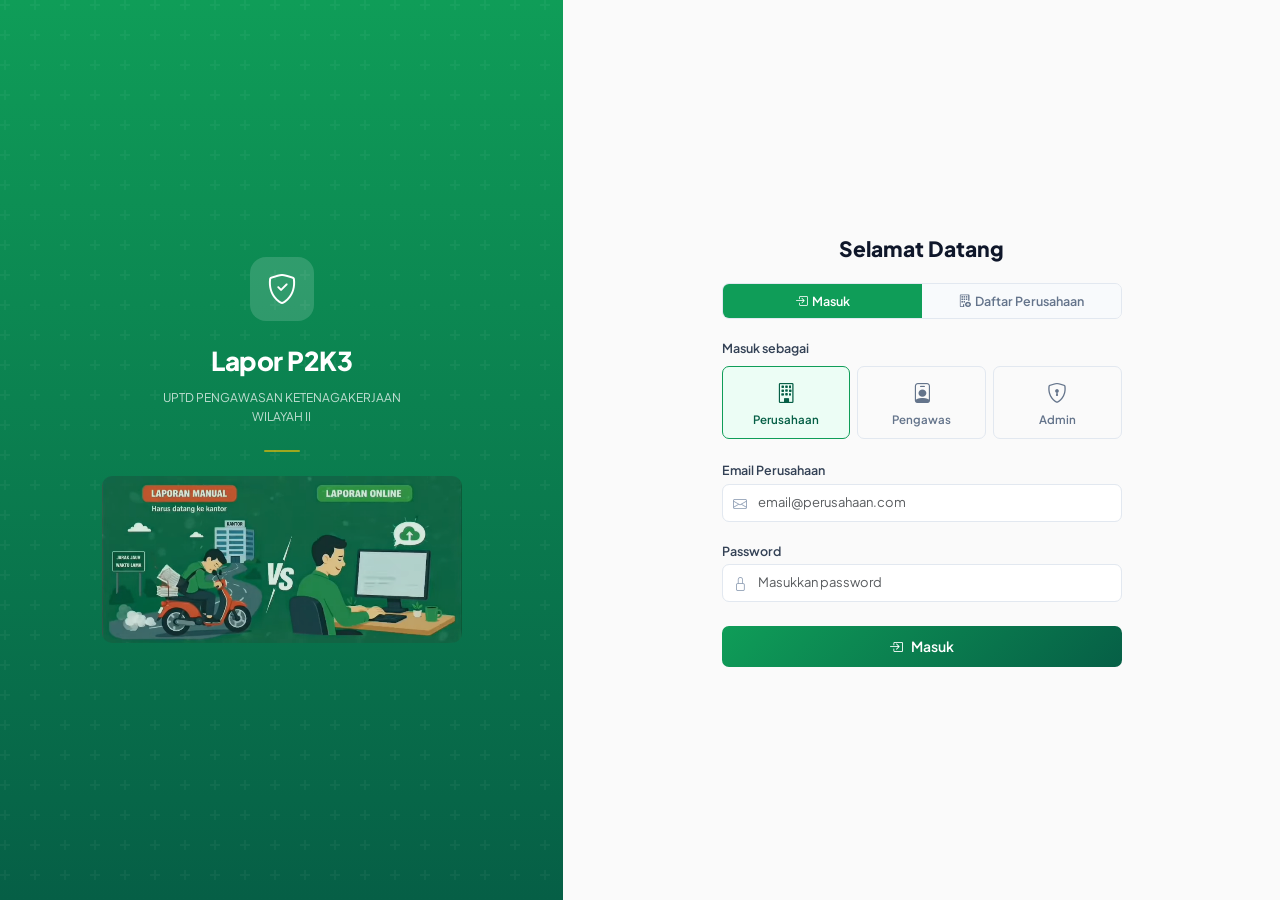
<file: pengawas.html>
<!DOCTYPE html>
<html lang="id">
<head>
  <meta charset="UTF-8">
  <meta name="viewport" content="width=device-width, initial-scale=1.0">
  <title>Pengawas · Lapor P2K3</title>
  <link href="https://cdn.jsdelivr.net/npm/bootstrap@5.3.3/dist/css/bootstrap.min.css" rel="stylesheet">
  <link href="https://cdn.jsdelivr.net/npm/bootstrap-icons/font/bootstrap-icons.css" rel="stylesheet">
  <link href="https://fonts.googleapis.com/css2?family=Plus+Jakarta+Sans:wght@300;400;500;600;700;800&display=swap" rel="stylesheet">
  <link rel="stylesheet" href="style.css">
</head>
<body>

<!-- SIDEBAR -->
<div class="sidebar d-flex flex-column">
  <div class="brand">
    <div class="brand-icon-box"><i class="bi bi-shield-check"></i></div>
    <span>Lapor P2K3</span>
  </div>
  <div class="nav-section">
    <div class="nav-section-title">UTAMA</div>
    <a href="#" class="nav-link active" data-page="dashboard"><i class="bi bi-house-door"></i> Dashboard</a>
  </div>
  <div class="nav-section">
    <div class="nav-section-title">PERUSAHAAN BINAAN</div>
    <a href="#" class="nav-link" data-page="daftar-perusahaan"><i class="bi bi-building"></i> Daftar Perusahaan</a>
    <a href="#" class="nav-link" data-page="pendaftaran-baru"><i class="bi bi-inbox-fill"></i> Pendaftaran Baru</a>
  </div>
  <div class="nav-section">
    <div class="nav-section-title">VERIFIKASI LAPORAN</div>
    <a href="#" class="nav-link" data-page="menunggu" id="navMenunggu"><i class="bi bi-inbox"></i> Menunggu Verifikasi</a>
    <a href="#" class="nav-link" data-page="riwayat-verif"><i class="bi bi-check2-circle"></i> Riwayat Verifikasi</a>
  </div>
  <div class="nav-section">
    <div class="nav-section-title">KOMUNIKASI</div>
    <a href="#" class="nav-link" data-page="feedback"><i class="bi bi-chat-dots"></i> Feedback & Catatan</a>
  </div>
  <div class="sidebar-footer">Lapor P2K3 · Permenaker No.13/2025</div>
</div>

<!-- NAVBAR -->
<div class="navbar-custom">
  <div class="page-title" id="pageTitle">Dashboard Pengawas</div>
  <div class="d-flex align-items-center gap-2">
    <button class="notif-btn" onclick="goPage('menunggu')">
      <i class="bi bi-bell" style="font-size:15px;color:#64748b;"></i>
      <span class="notif-dot" id="notifDot" style="display:none;"></span>
    </button>
    <div class="user-badge">
      <i class="bi bi-person-badge text-success"></i>
      <span style="font-weight:600;" id="pengawasNameBadge">Pengawas K3</span>
    </div>
    <button class="logout-btn" onclick="doLogout()"><i class="bi bi-box-arrow-right"></i> Keluar</button>
  </div>
</div>

<!-- CONTENT -->
<div class="content">

  <!-- ===================== DASHBOARD ===================== -->
  <div id="dashboard" class="page-section active-page">
    <div class="row g-3 mb-4">
      <div class="col-6 col-md-3">
        <div class="stat-card">
          <div class="d-flex justify-content-between align-items-start">
            <div><div class="stat-label">Perusahaan Binaan</div><div class="stat-value" id="dashJmlPerusahaan">0</div><div class="stat-sub">Terverifikasi</div></div>
            <div class="stat-icon icon-green"><i class="bi bi-building"></i></div>
          </div>
        </div>
      </div>
      <div class="col-6 col-md-3">
        <div class="stat-card">
          <div class="d-flex justify-content-between align-items-start">
            <div><div class="stat-label">Menunggu Verifikasi</div><div class="stat-value" id="dashMenunggu">0</div><div class="stat-sub">Laporan masuk</div></div>
            <div class="stat-icon icon-yellow"><i class="bi bi-hourglass-split"></i></div>
          </div>
        </div>
      </div>
      <div class="col-6 col-md-3">
        <div class="stat-card">
          <div class="d-flex justify-content-between align-items-start">
            <div><div class="stat-label">Pendaftaran Baru</div><div class="stat-value" id="dashPendaftaran">0</div><div class="stat-sub">Perlu diverifikasi</div></div>
            <div class="stat-icon icon-blue"><i class="bi bi-building-add"></i></div>
          </div>
        </div>
      </div>
      <div class="col-6 col-md-3">
        <div class="stat-card">
          <div class="d-flex justify-content-between align-items-start">
            <div><div class="stat-label">Disetujui Bulan Ini</div><div class="stat-value" id="dashDisetujui">0</div><div class="stat-sub">Laporan</div></div>
            <div class="stat-icon icon-green"><i class="bi bi-check-circle"></i></div>
          </div>
        </div>
      </div>
    </div>

    <div class="row g-3">
      <div class="col-md-7">
        <div class="table-card">
          <div class="section-header">
            <div class="section-title"><i class="bi bi-inbox me-2 text-warning"></i>Laporan Menunggu Verifikasi</div>
            <a href="#" class="text-success small fw-semibold" onclick="goPage('menunggu');return false;">Lihat semua →</a>
          </div>
          <div id="dashMenungguList"><p class="text-muted small py-2">Tidak ada laporan yang menunggu.</p></div>
        </div>
      </div>
      <div class="col-md-5">
        <div class="table-card h-100">
          <div class="section-title mb-3"><i class="bi bi-building-add me-2 text-primary"></i>Pendaftaran Perusahaan Baru</div>
          <div id="dashPendaftaranList"><p class="text-muted small">Tidak ada pendaftaran baru.</p></div>
        </div>
      </div>
    </div>
  </div>

  <!-- ===================== DAFTAR PERUSAHAAN ===================== -->
  <div id="daftar-perusahaan" class="page-section">
    <div class="table-card">
      <div class="section-header">
        <div class="section-title"><i class="bi bi-building me-2 text-success"></i>Perusahaan Binaan Terverifikasi</div>
        <input type="text" class="form-control form-control-sm" style="width:200px;" placeholder="Cari perusahaan..." id="searchDaftarPerusahaan" oninput="loadData()">
      </div>
      <div class="table-responsive">
        <table class="table mb-0">
          <thead><tr><th>Nama Perusahaan</th><th>Wilayah</th><th>Bidang</th><th>Total TK</th><th>Lap. Terakhir</th><th>Status</th><th></th></tr></thead>
          <tbody id="daftarPerusahaanBody"></tbody>
        </table>
      </div>
    </div>
  </div>

  <!-- ===================== PENDAFTARAN BARU ===================== -->
  <div id="pendaftaran-baru" class="page-section">
    <div class="alert-warn-soft mb-3">
      <i class="bi bi-exclamation-triangle me-2"></i>Perusahaan berikut sedang menunggu verifikasi pengawas. Tinjau data dan tentukan keputusan.
    </div>
    <div id="pendaftaranBaruList"><p class="text-muted">Tidak ada pendaftaran baru.</p></div>
  </div>

  <!-- ===================== MENUNGGU VERIFIKASI ===================== -->
  <div id="menunggu" class="page-section">
    <div id="menungguList"><p class="text-muted">Tidak ada laporan yang menunggu verifikasi.</p></div>
  </div>

  <!-- ===================== RIWAYAT VERIFIKASI ===================== -->
  <div id="riwayat-verif" class="page-section">
    <div class="table-card">
      <div class="section-header">
        <div class="section-title"><i class="bi bi-check2-circle me-2 text-success"></i>Riwayat Verifikasi Laporan</div>
        <select class="form-select form-select-sm" style="width:140px;" id="filterRiwayatVerif" onchange="loadData()">
          <option value="">Semua Tahun</option>
        </select>
      </div>
      <div class="table-responsive">
        <table class="table mb-0">
          <thead><tr><th>No. Laporan</th><th>Perusahaan</th><th>Periode</th><th>Tgl Submit</th><th>Total KK</th><th>FR</th><th>PAK</th><th>Keputusan</th><th>Tgl Keputusan</th></tr></thead>
          <tbody id="riwayatVerifBody"></tbody>
        </table>
      </div>
    </div>
  </div>

  <!-- ===================== FEEDBACK & CATATAN ===================== -->
  <div id="feedback" class="page-section">
    <div class="form-card mb-3">
      <h6 class="fw-bold mb-3"><i class="bi bi-chat-dots me-2 text-success"></i>Kirim Catatan / Feedback ke Perusahaan</h6>
      <div class="row g-3">
        <div class="col-md-6">
          <label class="form-label">Pilih Perusahaan Binaan</label>
          <select class="form-select" id="feedCompany" onchange="populateFeedLaporan()"></select>
        </div>
        <div class="col-md-6">
          <label class="form-label">Laporan Terkait</label>
          <select class="form-select" id="feedLaporan"><option value="">— Umum / Tidak terkait laporan —</option></select>
        </div>
        <div class="col-md-4">
          <label class="form-label">Jenis Catatan</label>
          <select class="form-select" id="feedJenis">
            <option>Informasi</option>
            <option>Perlu Tindak Lanjut</option>
            <option>Peringatan</option>
            <option>Peringatan Keras</option>
            <option>Apresiasi</option>
          </select>
        </div>
        <div class="col-md-8">
          <label class="form-label">Isi Catatan <span style="color:red;">*</span></label>
          <textarea class="form-control" id="feedIsi" rows="3" placeholder="Uraikan catatan, saran, atau tindak lanjut yang diperlukan..."></textarea>
        </div>
        <div class="col-12 text-end">
          <button class="btn-green btn" onclick="kirimCatatan()"><i class="bi bi-send me-2"></i>Kirim Catatan</button>
        </div>
      </div>
    </div>

    <div class="table-card">
      <div class="section-title mb-3"><i class="bi bi-clock-history me-2 text-success"></i>Riwayat Catatan yang Dikirim</div>
      <div id="riwayatCatatanList"><p class="text-muted small">Belum ada catatan yang dikirim.</p></div>
    </div>
  </div>

</div><!-- end .content -->

<!-- MODAL: VERIFIKASI LAPORAN -->
<div class="modal-overlay" id="verifModal">
  <div class="modal-box modal-lg">
    <div class="modal-header-custom">
      <div class="modal-title"><i class="bi bi-file-earmark-check me-2 text-success"></i>Verifikasi Laporan P2K3</div>
      <button class="modal-close-btn" onclick="closeModal('verifModal')">&times;</button>
    </div>
    <div class="modal-body">
      <input type="hidden" id="mLaporanId">

      <!-- Ringkasan Kuantitatif -->
      <h6 class="fw-bold mb-2" style="font-size:13px;"><i class="bi bi-bar-chart me-1 text-success"></i>Ringkasan Data Kuantitatif</h6>
      <div class="info-panel mb-3">
        <div class="row g-2">
          <div class="col-md-6">
            <div class="info-row"><span class="info-label">Perusahaan</span><span class="info-value fw-bold" id="mPerusahaan">—</span></div>
            <div class="info-row"><span class="info-label">No. Laporan</span><span class="info-value" id="mNoLaporan">—</span></div>
            <div class="info-row"><span class="info-label">Periode</span><span class="info-value" id="mPeriode">—</span></div>
            <div class="info-row"><span class="info-label">Tgl Dikirim</span><span class="info-value" id="mTglSubmit">—</span></div>
            <div class="info-row"><span class="info-label">Total TK (L/P)</span><span class="info-value" id="mTK">—</span></div>
            <div class="info-row"><span class="info-label">Jam Kerja Kumulatif</span><span class="info-value" id="mJamKerja">—</span></div>
          </div>
          <div class="col-md-6">
            <div class="info-row"><span class="info-label">KK (Ringan/Sedang/Berat/Fatal)</span><span class="info-value" id="mKK">—</span></div>
            <div class="info-row"><span class="info-label">Total KK</span><span class="info-value fw-bold text-danger" id="mKKTotal">—</span></div>
            <div class="info-row"><span class="info-label">Frequency Rate (FR)</span><span class="info-value" id="mFR">—</span></div>
            <div class="info-row"><span class="info-label">Severity Rate (SR)</span><span class="info-value" id="mSR">—</span></div>
            <div class="info-row"><span class="info-label">PAK</span><span class="info-value" id="mPAK">—</span></div>
            <div class="info-row"><span class="info-label">Inspeksi K3</span><span class="info-value" id="mInspeksi">—</span></div>
          </div>
          <div class="col-md-6">
            <div class="info-row"><span class="info-label">Meeting P2K3</span><span class="info-value" id="mMeeting">—</span></div>
            <div class="info-row"><span class="info-label">BPJS TK / Kes.</span><span class="info-value" id="mBpjs">—</span></div>
          </div>
          <div class="col-md-6">
            <div class="info-row"><span class="info-label">MCU Terakhir</span><span class="info-value" id="mMCU">—</span></div>
            <div class="info-row"><span class="info-label">APD Kepatuhan</span><span class="info-value" id="mAPD">—</span></div>
          </div>
        </div>
      </div>

      <!-- Ringkasan Kualitatif -->
      <h6 class="fw-bold mb-2" style="font-size:13px;"><i class="bi bi-chat-text me-1 text-primary"></i>Data Kualitatif Laporan</h6>
      <div class="info-panel mb-3" style="max-height:200px;overflow-y:auto;">
        <div class="mb-2"><span class="fw-semibold" style="font-size:12px;">Tindakan Perbaikan:</span><div class="text-muted small" id="mTindakan">—</div></div>
        <div class="mb-2"><span class="fw-semibold" style="font-size:12px;">Program K3 (ringkasan):</span><div class="text-muted small" id="mPrograms">—</div></div>
        <div class="mb-2"><span class="fw-semibold" style="font-size:12px;">Kendala:</span><div class="text-muted small" id="mKendala">—</div></div>
        <div class="mb-2"><span class="fw-semibold" style="font-size:12px;">Rencana ke Depan:</span><div class="text-muted small" id="mRencana">—</div></div>
      </div>

      <!-- Catatan Pengawas -->
      <div class="mb-3">
        <label class="form-label">Catatan / Rekomendasi Pengawas <span class="text-muted small">(wajib diisi)</span></label>
        <textarea class="form-control" id="mCatatan" rows="4" placeholder="Uraikan catatan, rekomendasi, atau temuan pengawas terhadap laporan ini..."></textarea>
      </div>

      <!-- Kepatuhan Aspek K3 -->
      <h6 class="fw-bold mb-2" style="font-size:13px;">Penilaian Kepatuhan</h6>
      <div class="row g-2 mb-3">
        <div class="col-md-4">
          <label class="form-label small">Kelengkapan Data</label>
          <select class="form-select form-select-sm" id="mNilaiKelengkapan">
            <option value="">— Pilih —</option>
            <option>Lengkap</option><option>Cukup Lengkap</option><option>Tidak Lengkap</option>
          </select>
        </div>
        <div class="col-md-4">
          <label class="form-label small">Kepatuhan Program K3</label>
          <select class="form-select form-select-sm" id="mNilaiProgram">
            <option value="">— Pilih —</option>
            <option>Baik</option><option>Cukup</option><option>Kurang</option>
          </select>
        </div>
        <div class="col-md-4">
          <label class="form-label small">Kondisi Umum K3</label>
          <select class="form-select form-select-sm" id="mNilaiUmum">
            <option value="">— Pilih —</option>
            <option>Baik</option><option>Perlu Perbaikan</option><option>Kritis</option>
          </select>
        </div>
      </div>
    </div>
    <div class="modal-footer-custom">
      <button class="btn btn-outline-secondary btn-sm" onclick="closeModal('verifModal')">Batal</button>
      <button class="btn btn-warning btn-sm" onclick="kembalikanLaporan()"><i class="bi bi-arrow-return-left me-1"></i>Kembalikan</button>
      <button class="btn btn-success btn-sm" onclick="setujuiLaporan()"><i class="bi bi-check-circle me-1"></i>Setujui & Teruskan ke Admin</button>
    </div>
  </div>
</div>

<!-- MODAL: VERIFIKASI PENDAFTARAN -->
<div class="modal-overlay" id="pendaftaranModal">
  <div class="modal-box">
    <div class="modal-header-custom">
      <div class="modal-title"><i class="bi bi-building-check me-2 text-success"></i>Verifikasi Pendaftaran Perusahaan</div>
      <button class="modal-close-btn" onclick="closeModal('pendaftaranModal')">&times;</button>
    </div>
    <div class="modal-body">
      <input type="hidden" id="pModalId">
      <div class="info-panel mb-3">
        <div class="info-row"><span class="info-label">Nama Perusahaan</span><span class="info-value fw-bold" id="pModalNama">—</span></div>
        <div class="info-row"><span class="info-label">Alamat</span><span class="info-value" id="pModalAlamat">—</span></div>
        <div class="info-row"><span class="info-label">Wilayah</span><span class="info-value" id="pModalWilayah">—</span></div>
        <div class="info-row"><span class="info-label">Bidang Usaha</span><span class="info-value" id="pModalBidang">—</span></div>
        <div class="info-row"><span class="info-label">Email</span><span class="info-value" id="pModalEmail">—</span></div>
        <div class="info-row"><span class="info-label">Tgl Daftar</span><span class="info-value" id="pModalTgl">—</span></div>
      </div>
      <div class="mb-3">
        <label class="form-label">Keputusan</label>
        <div class="d-grid gap-2">
          <div id="optSetujui" class="p-2 border rounded text-center" style="cursor:pointer;" onclick="setPendaftaranOpt('setujui')">
            <i class="bi bi-check-circle text-success me-1"></i><strong>Setujui</strong> — Perusahaan memenuhi syarat dan diterima sebagai binaan
          </div>
          <div id="optRekomen" class="p-2 border rounded text-center" style="cursor:pointer;" onclick="setPendaftaranOpt('rekomen')">
            <i class="bi bi-arrow-right-circle text-warning me-1"></i><strong>Rekomendasikan ke Pengawas Lain</strong>
          </div>
        </div>
      </div>
      <div id="pRekomenSection" style="display:none;" class="mb-3">
        <label class="form-label">Pilih Pengawas yang Direkomendasikan</label>
        <select class="form-select form-select-sm mb-2" id="pRekomenPengawas"></select>
        <label class="form-label">Alasan Rekomendasi</label>
        <textarea class="form-control form-control-sm" id="pRekomenAlasan" rows="2" placeholder="Uraikan alasan pemindahan binaan..."></textarea>
      </div>
      <div class="mb-3">
        <label class="form-label">Catatan Pengawas</label>
        <textarea class="form-control form-control-sm" id="pModalCatatan" rows="2" placeholder="Catatan atau persyaratan tambahan..."></textarea>
      </div>
    </div>
    <div class="modal-footer-custom">
      <button class="btn btn-outline-secondary btn-sm" onclick="closeModal('pendaftaranModal')">Batal</button>
      <button class="btn btn-success btn-sm" id="btnPendaftaranSubmit" onclick="submitPendaftaran()" disabled>
        <span id="btnPendaftaranLabel">Pilih Keputusan</span>
      </button>
    </div>
  </div>
</div>

<!-- MODAL: DETAIL PERUSAHAAN -->
<div class="modal-overlay" id="detailPerusahaanModal">
  <div class="modal-box modal-lg">
    <div class="modal-header-custom">
      <div class="modal-title" id="detailModalTitle"><i class="bi bi-building me-2"></i>Detail Perusahaan</div>
      <button class="modal-close-btn" onclick="closeModal('detailPerusahaanModal')">&times;</button>
    </div>
    <div class="modal-body" id="detailModalBody"></div>
  </div>
</div>

<!-- TOAST -->
<div id="toast"><i class="bi bi-check-circle me-2"></i><span id="toastMsg"></span></div>

<script src="https://cdn.jsdelivr.net/npm/bootstrap@5.3.3/dist/js/bootstrap.bundle.min.js"></script>
<script>
/* =========================================================
   STORAGE & AUTH GUARD
   ========================================================= */
const SK = {
  companies:'p2k3_companies', laporan:'p2k3_laporan',
  catatan:'p2k3_catatan', pengawas:'p2k3_pengawas_list',
  role:'p2k3_role', curPengawas:'p2k3_current_pengawas'
};
const pengawasId = localStorage.getItem(SK.curPengawas);
if (!pengawasId || localStorage.getItem(SK.role) !== 'pengawas') {
  window.location.href = 'index.html';
}

const getCompanies    = () => JSON.parse(localStorage.getItem(SK.companies)  || '[]');
const getLaporan      = () => JSON.parse(localStorage.getItem(SK.laporan)    || '[]');
const getCatatan      = () => JSON.parse(localStorage.getItem(SK.catatan)    || '[]');
const getPengawasList = () => JSON.parse(localStorage.getItem(SK.pengawas)   || '[]');
const saveCompanies   = a  => localStorage.setItem(SK.companies,  JSON.stringify(a));
const saveLaporan     = a  => localStorage.setItem(SK.laporan,    JSON.stringify(a));
const saveCatatan     = a  => localStorage.setItem(SK.catatan,    JSON.stringify(a));

const STATUS_LABELS  = { draft:'Draft', submitted:'Dikirim', approved:'Disetujui', returned:'Dikembalikan', final:'Final' };
const STATUS_CLASSES = { draft:'badge-draft', submitted:'badge-pending', approved:'badge-disetujui', returned:'badge-returned', final:'badge-final' };

let pendaftaranOpt = null;

/* =========================================================
   NAVIGATION
   ========================================================= */
const PAGE_MAP = {
  dashboard:'Dashboard Pengawas', 'daftar-perusahaan':'Daftar Perusahaan Binaan',
  'pendaftaran-baru':'Pendaftaran Baru', menunggu:'Menunggu Verifikasi',
  'riwayat-verif':'Riwayat Verifikasi', feedback:'Feedback & Catatan'
};

function goPage(id) {
  document.querySelectorAll('.page-section').forEach(p => p.classList.remove('active-page'));
  const el = document.getElementById(id);
  if (el) el.classList.add('active-page');
  document.getElementById('pageTitle').textContent = PAGE_MAP[id] || id;
  document.querySelectorAll('.nav-link').forEach(l => {
    l.classList.remove('active');
    if (l.dataset.page === id) l.classList.add('active');
  });
  window.scrollTo(0, 0);
}

document.querySelectorAll('.nav-link').forEach(l =>
  l.addEventListener('click', e => { e.preventDefault(); goPage(l.dataset.page); })
);

/* =========================================================
   LOAD DATA
   ========================================================= */
function loadData() {
  const allCompanies = getCompanies();
  const allLaporan   = getLaporan();
  const allCatatan   = getCatatan();

  const pw = getPengawasList().find(p => p.id === pengawasId);
  document.getElementById('pengawasNameBadge').textContent = pw?.nama || 'Pengawas K3';

  // Perusahaan yang jadi binaan saya (verified + pengawasId === saya)
  const myCompanies  = allCompanies.filter(c => c.pengawasId === pengawasId && c.status === 'verified');
  // Pendaftaran baru yang diarahkan ke saya
  const pendaftaran  = allCompanies.filter(c =>
    c.status === 'pending_pengawas' && c.notifPengawas === pengawasId
  );
  // Laporan dari perusahaan binaan saya yang menunggu verifikasi
  const myCompanyIds = myCompanies.map(c => c.id);
  const lapMenunggu  = allLaporan.filter(l => myCompanyIds.includes(l.companyId) && l.status === 'submitted');
  const lapDisetujui = allLaporan.filter(l => myCompanyIds.includes(l.companyId) && l.status === 'approved');

  // Bulan ini
  const nowMonth = new Date().toISOString().substring(0, 7);
  const disetujuiBulanIni = allLaporan.filter(l =>
    myCompanyIds.includes(l.companyId) && l.status === 'approved' &&
    l.tglApprove && l.tglApprove.substring(0,7) === nowMonth
  ).length;

  // Dashboard stats
  document.getElementById('dashJmlPerusahaan').textContent = myCompanies.length;
  document.getElementById('dashMenunggu').textContent      = lapMenunggu.length;
  document.getElementById('dashPendaftaran').textContent   = pendaftaran.length;
  document.getElementById('dashDisetujui').textContent     = disetujuiBulanIni;
  document.getElementById('notifDot').style.display = (lapMenunggu.length + pendaftaran.length) > 0 ? 'block' : 'none';

  // Dashboard: laporan menunggu
  const dashML = document.getElementById('dashMenungguList');
  dashML.innerHTML = lapMenunggu.length === 0
    ? '<p class="text-muted small py-2">Tidak ada laporan yang menunggu.</p>'
    : lapMenunggu.slice(0,5).map(l => {
        const c = allCompanies.find(x => x.id === l.companyId);
        return `<div class="laporan-item border-warning-left">
          <div class="d-flex justify-content-between align-items-center">
            <div>
              <div class="fw-semibold" style="font-size:13px;">${c?.nama||'—'}</div>
              <div class="text-muted" style="font-size:11.5px;">${l.noLaporan||'—'} · ${l.periode} ${l.tahun}</div>
            </div>
            <button class="btn btn-sm btn-outline-success" style="font-size:12px;" onclick="openVerifModal('${l.id}')">Verifikasi</button>
          </div>
        </div>`;
      }).join('');

  // Dashboard: pendaftaran baru
  const dashPL = document.getElementById('dashPendaftaranList');
  dashPL.innerHTML = pendaftaran.length === 0
    ? '<p class="text-muted small">Tidak ada pendaftaran baru.</p>'
    : pendaftaran.slice(0,5).map(c =>
        `<div class="laporan-item border-success-left">
          <div class="d-flex justify-content-between align-items-center">
            <div>
              <div class="fw-semibold" style="font-size:13px;">${c.nama}</div>
              <div class="text-muted" style="font-size:11.5px;">${c.wilayah||'—'} · ${c.tglDaftar||'—'}</div>
            </div>
            <button class="btn btn-sm btn-outline-primary" style="font-size:12px;" onclick="openPendaftaranModal('${c.id}')">Tinjau</button>
          </div>
        </div>`
      ).join('');

  // Daftar Perusahaan
  const q = (document.getElementById('searchDaftarPerusahaan')?.value || '').toLowerCase();
  const filteredCompanies = myCompanies.filter(c => c.nama.toLowerCase().includes(q));
  const dpBody = document.getElementById('daftarPerusahaanBody');
  dpBody.innerHTML = filteredCompanies.length === 0
    ? '<tr><td colspan="7" class="text-center text-muted py-3">Belum ada perusahaan binaan</td></tr>'
    : filteredCompanies.map(c => {
        const lapPerusahaan = allLaporan.filter(l => l.companyId === c.id);
        const lastLap = lapPerusahaan.length > 0 ? lapPerusahaan[lapPerusahaan.length-1] : null;
        return `<tr>
          <td>${c.nama}</td>
          <td>${c.wilayah||'—'}</td>
          <td>${c.bidang||'—'}</td>
          <td>${(c.tkLk||0)+(c.tkPr||0)}</td>
          <td>${lastLap ? `${lastLap.periode} ${lastLap.tahun}` : '—'}</td>
          <td><span class="badge-status badge-disetujui">Aktif</span></td>
          <td><button class="btn btn-sm btn-outline-success" style="font-size:11px;" onclick="openDetailPerusahaan('${c.id}')"><i class="bi bi-eye"></i> Detail</button></td>
        </tr>`;
      }).join('');

  // Pendaftaran Baru
  const pbl = document.getElementById('pendaftaranBaruList');
  pbl.innerHTML = pendaftaran.length === 0
    ? '<p class="text-muted">Tidak ada pendaftaran baru yang perlu diverifikasi.</p>'
    : pendaftaran.map(c =>
        `<div class="laporan-item border-success-left">
          <div class="d-flex justify-content-between align-items-start">
            <div>
              <div class="fw-bold" style="font-size:14px;">${c.nama}</div>
              <div class="text-muted small">${c.alamat||'—'}</div>
              <div class="mt-1">
                <span class="badge-status badge-pending me-2">${c.wilayah||'—'}</span>
                <span class="text-muted small">Tgl daftar: ${c.tglDaftar||'—'}</span>
                ${c.bidang ? `<span class="badge-status badge-draft ms-2">${c.bidang}</span>` : ''}
              </div>
            </div>
            <button class="btn btn-sm btn-success" onclick="openPendaftaranModal('${c.id}')"><i class="bi bi-clipboard-check me-1"></i>Verifikasi</button>
          </div>
        </div>`
      ).join('');

  // Menunggu Verifikasi (full)
  const ml = document.getElementById('menungguList');
  ml.innerHTML = lapMenunggu.length === 0
    ? '<p class="text-muted">Tidak ada laporan yang menunggu verifikasi.</p>'
    : lapMenunggu.map(l => {
        const c = allCompanies.find(x => x.id === l.companyId);
        const kkTotal = (l.kkRingan||0)+(l.kkSedang||0)+(l.kkBerat||0)+(l.kkFatal||0);
        return `<div class="laporan-item border-warning-left">
          <div class="d-flex justify-content-between align-items-start">
            <div class="flex-grow-1">
              <div class="fw-bold" style="font-size:14px;">${c?.nama||'—'}</div>
              <div class="text-muted small mb-2">${l.noLaporan||'—'} · ${l.periode} ${l.tahun} · Dikirim: ${l.tglSubmit||'—'}</div>
              <div class="d-flex flex-wrap gap-3" style="font-size:12px;">
                <span><i class="bi bi-people me-1 text-muted"></i>TK: ${(l.tkLk||0)+(l.tkPr||0)}</span>
                <span><i class="bi bi-exclamation-triangle me-1 text-danger"></i>KK: ${kkTotal}</span>
                <span><i class="bi bi-activity me-1 text-warning"></i>FR: ${l.fr||'—'}</span>
                <span><i class="bi bi-heart-pulse me-1 text-success"></i>PAK: ${l.pak||0}</span>
                <span><i class="bi bi-search me-1 text-primary"></i>Inspeksi: ${l.inspeksiK3||0}x</span>
                <span><i class="bi bi-people-fill me-1 text-success"></i>Meeting: ${l.meeting||0}x</span>
                <span><i class="bi bi-shield-check me-1 text-success"></i>MCU: ${l.mcuBulan||'—'} ${l.mcuTahun||''}</span>
              </div>
            </div>
            <button class="btn btn-sm btn-success ms-2 flex-shrink-0" onclick="openVerifModal('${l.id}')"><i class="bi bi-clipboard-check me-1"></i>Verifikasi</button>
          </div>
        </div>`;
      }).join('');

  // Riwayat Verifikasi
  const rvLaporan = allLaporan.filter(l =>
    myCompanyIds.includes(l.companyId) && ['approved','returned','final'].includes(l.status)
  );
  populateFilterRiwayatVerif(rvLaporan);
  const filterThn = document.getElementById('filterRiwayatVerif')?.value || '';
  const rvFiltered = filterThn ? rvLaporan.filter(l => l.tahun == filterThn) : rvLaporan;
  const rvBody = document.getElementById('riwayatVerifBody');
  rvBody.innerHTML = rvFiltered.length === 0
    ? '<tr><td colspan="9" class="text-center text-muted py-3">Belum ada riwayat verifikasi</td></tr>'
    : rvFiltered.slice().reverse().map(l => {
        const c = allCompanies.find(x => x.id === l.companyId);
        const kkTotal = (l.kkRingan||0)+(l.kkSedang||0)+(l.kkBerat||0)+(l.kkFatal||0);
        return `<tr>
          <td><code style="font-size:11px;">${l.noLaporan||'—'}</code></td>
          <td>${c?.nama||'—'}</td>
          <td>${l.periode} ${l.tahun||''}</td>
          <td>${l.tglSubmit||'—'}</td>
          <td>${kkTotal}</td>
          <td>${l.fr||'—'}</td>
          <td>${l.pak||0}</td>
          <td><span class="badge-status ${STATUS_CLASSES[l.status]||'badge-draft'}">${STATUS_LABELS[l.status]||l.status}</span></td>
          <td>${l.tglApprove||'—'}</td>
        </tr>`;
      }).join('');

  // Feedback — populate company dropdown
  const feedCompSel = document.getElementById('feedCompany');
  const prevFeedComp = feedCompSel.value;
  feedCompSel.innerHTML = myCompanies.map(c => `<option value="${c.id}">${c.nama}</option>`).join('');
  if (prevFeedComp) feedCompSel.value = prevFeedComp;
  populateFeedLaporan();

  // Riwayat catatan yang dikirim
  const myCatatan = allCatatan.filter(n => n.pengawasId === pengawasId);
  const riwCatList = document.getElementById('riwayatCatatanList');
  riwCatList.innerHTML = myCatatan.length === 0
    ? '<p class="text-muted small">Belum ada catatan yang dikirim.</p>'
    : myCatatan.slice().reverse().map(n => {
        const c = allCompanies.find(x => x.id === n.companyId);
        return `<div class="catatan-item ${n.jenis==='Peringatan'||n.jenis==='Peringatan Keras'?'danger':n.jenis==='Perlu Tindak Lanjut'?'warning':n.jenis==='Apresiasi'?'info':''}">
          <div class="d-flex justify-content-between mb-1">
            <span class="badge-status ${n.jenis==='Peringatan'||n.jenis==='Peringatan Keras'?'badge-ditolak':n.jenis==='Perlu Tindak Lanjut'?'badge-pending':'badge-disetujui'}">${n.jenis}</span>
            <small class="text-muted">${n.tglKirim}</small>
          </div>
          <div style="font-size:12px;color:#334155;">${c?.nama||'—'} — ${n.isi}</div>
        </div>`;
      }).join('');
}

function populateFilterRiwayatVerif(laporan) {
  const sel = document.getElementById('filterRiwayatVerif');
  const cur = sel.value;
  const years = [...new Set(laporan.map(l => l.tahun).filter(Boolean))].sort((a,b)=>b-a);
  sel.innerHTML = '<option value="">Semua Tahun</option>' + years.map(y => `<option ${y==cur?'selected':''}>${y}</option>`).join('');
}

function populateFeedLaporan() {
  const cId = document.getElementById('feedCompany').value;
  const sel = document.getElementById('feedLaporan');
  sel.innerHTML = '<option value="">— Umum / Tidak terkait laporan —</option>';
  if (cId) {
    getLaporan().filter(l => l.companyId === cId).forEach(l => {
      sel.innerHTML += `<option value="${l.id}">${l.noLaporan||l.id} — ${l.periode} ${l.tahun||''}</option>`;
    });
  }
}

/* =========================================================
   VERIFIKASI LAPORAN MODAL
   ========================================================= */
function openVerifModal(laporanId) {
  const l = getLaporan().find(x => x.id === laporanId);
  if (!l) return;
  const c = getCompanies().find(x => x.id === l.companyId);
  const kkTotal = (l.kkRingan||0)+(l.kkSedang||0)+(l.kkBerat||0)+(l.kkFatal||0);

  document.getElementById('mLaporanId').value = laporanId;
  document.getElementById('mPerusahaan').textContent = c?.nama || '—';
  document.getElementById('mNoLaporan').textContent  = l.noLaporan || '—';
  document.getElementById('mPeriode').textContent    = `${l.periode} ${l.tahun||''}`;
  document.getElementById('mTglSubmit').textContent  = l.tglSubmit || '—';
  document.getElementById('mTK').textContent         = `${l.tkLk||0} / ${l.tkPr||0} (Total: ${(l.tkLk||0)+(l.tkPr||0)})`;
  document.getElementById('mJamKerja').textContent   = `${Number(l.jamKerja||0).toLocaleString('id-ID')} jam-orang`;
  document.getElementById('mKK').textContent         = `${l.kkRingan||0}/${l.kkSedang||0}/${l.kkBerat||0}/${l.kkFatal||0}`;
  document.getElementById('mKKTotal').textContent    = `${kkTotal} kejadian`;
  document.getElementById('mFR').textContent         = l.fr || '—';
  document.getElementById('mSR').textContent         = l.sr || '—';
  document.getElementById('mPAK').textContent        = `${l.pak||0} kasus`;
  document.getElementById('mInspeksi').textContent   = `${l.inspeksiK3||0} kali`;
  document.getElementById('mMeeting').textContent    = `${l.meeting||0} kali`;
  document.getElementById('mBpjs').textContent       = `${l.pesertaBpjsTk||0} / ${l.pesertaBpjsKes||0} peserta`;
  document.getElementById('mMCU').textContent        = `${l.mcuBulan||'—'} ${l.mcuTahun||''}`;
  document.getElementById('mAPD').textContent        = `${l.kepatuhanApd||0}% (${l.jenisApd||0} jenis)`;
  document.getElementById('mTindakan').textContent   = l.tindakan || '—';
  document.getElementById('mKendala').textContent    = l.kendala  || '—';
  document.getElementById('mRencana').textContent    = l.rencana  || '—';
  document.getElementById('mPrograms').textContent   =
    (l.programs||[]).map(p => `${p.nama} [${p.status||'—'}]`).join(', ') || '—';
  document.getElementById('mCatatan').value = '';
  document.getElementById('mNilaiKelengkapan').value = '';
  document.getElementById('mNilaiProgram').value     = '';
  document.getElementById('mNilaiUmum').value        = '';

  document.getElementById('verifModal').classList.add('show');
}

function setujuiLaporan() {
  const lId     = document.getElementById('mLaporanId').value;
  const catatan = document.getElementById('mCatatan').value.trim();
  if (!catatan) { showToast('Catatan pengawas wajib diisi sebelum menyetujui!'); return; }

  const today   = new Date().toISOString().split('T')[0];
  const laporan = getLaporan();
  const idx     = laporan.findIndex(l => l.id === lId);
  if (idx >= 0) {
    laporan[idx].status          = 'approved';
    laporan[idx].tglApprove      = today;
    laporan[idx].catatanPengawas = catatan;
    laporan[idx].nilaiKelengkapan= document.getElementById('mNilaiKelengkapan').value;
    laporan[idx].nilaiProgram    = document.getElementById('mNilaiProgram').value;
    laporan[idx].nilaiUmum       = document.getElementById('mNilaiUmum').value;
    laporan[idx].pengawasVerifId = pengawasId;
    saveLaporan(laporan);
  }
  closeModal('verifModal');
  showToast('✅ Laporan disetujui dan diteruskan ke admin!');
  loadData();
}

function kembalikanLaporan() {
  const lId     = document.getElementById('mLaporanId').value;
  const catatan = document.getElementById('mCatatan').value.trim();
  if (!catatan) { showToast('Catatan pengawas wajib diisi sebelum mengembalikan!'); return; }

  const today   = new Date().toISOString().split('T')[0];
  const laporan = getLaporan();
  const idx     = laporan.findIndex(l => l.id === lId);
  if (idx >= 0) {
    laporan[idx].status          = 'returned';
    laporan[idx].tglApprove      = today;
    laporan[idx].catatanPengawas = catatan;
    laporan[idx].pengawasVerifId = pengawasId;
    saveLaporan(laporan);

    // Auto-kirim catatan ke perusahaan
    const allCatatan = getCatatan();
    allCatatan.push({
      id: 'n' + Date.now(), companyId: laporan[idx].companyId,
      pengawasId, laporanId: lId, jenis: 'Perlu Tindak Lanjut',
      isi: `Laporan ${laporan[idx].noLaporan||''} dikembalikan: ${catatan}`,
      tglKirim: today
    });
    saveCatatan(allCatatan);
  }
  closeModal('verifModal');
  showToast('Laporan dikembalikan ke perusahaan.');
  loadData();
}

/* =========================================================
   PENDAFTARAN MODAL
   ========================================================= */
function openPendaftaranModal(companyId) {
  const c = getCompanies().find(x => x.id === companyId);
  if (!c) return;
  document.getElementById('pModalNama').textContent   = c.nama;
  document.getElementById('pModalAlamat').textContent = c.alamat;
  document.getElementById('pModalEmail').textContent  = c.email || '—';
  document.getElementById('pModalWilayah').textContent= c.wilayah || '—';
  document.getElementById('pModalBidang').textContent = c.bidang  || '—';
  document.getElementById('pModalTgl').textContent    = c.tglDaftar;
  document.getElementById('pModalId').value           = companyId;
  document.getElementById('pModalCatatan').value      = '';
  document.getElementById('pRekomenAlasan').value     = '';

  const otherPW = getPengawasList().filter(p => p.id !== pengawasId);
  document.getElementById('pRekomenPengawas').innerHTML =
    otherPW.map(p => `<option value="${p.id}">${p.nama}${p.nip?' — '+p.nip:''}</option>`).join('');

  pendaftaranOpt = null;
  document.getElementById('pRekomenSection').style.display = 'none';
  ['optSetujui','optRekomen'].forEach(id => {
    document.getElementById(id).style.cssText = 'cursor:pointer;border:1.5px solid #e2e8f0;border-radius:6px;padding:10px;';
  });
  const btn = document.getElementById('btnPendaftaranSubmit');
  btn.disabled = true; btn.style.opacity = '0.5';
  document.getElementById('btnPendaftaranLabel').textContent = 'Pilih Keputusan';
  document.getElementById('pendaftaranModal').classList.add('show');
}

function setPendaftaranOpt(opt) {
  pendaftaranOpt = opt;
  const setEl = document.getElementById('optSetujui');
  const rekEl = document.getElementById('optRekomen');
  const btn   = document.getElementById('btnPendaftaranSubmit');
  if (opt === 'setujui') {
    setEl.style.cssText = 'cursor:pointer;border:2px solid #0f9d58;border-radius:6px;padding:10px;background:#f0fdf4;';
    rekEl.style.cssText = 'cursor:pointer;border:1.5px solid #e2e8f0;border-radius:6px;padding:10px;';
    document.getElementById('pRekomenSection').style.display = 'none';
    document.getElementById('btnPendaftaranLabel').textContent = 'Setujui & Aktifkan Perusahaan';
  } else {
    rekEl.style.cssText = 'cursor:pointer;border:2px solid #f59e0b;border-radius:6px;padding:10px;background:#fffbeb;';
    setEl.style.cssText = 'cursor:pointer;border:1.5px solid #e2e8f0;border-radius:6px;padding:10px;';
    document.getElementById('pRekomenSection').style.display = 'block';
    document.getElementById('btnPendaftaranLabel').textContent = 'Kirim Rekomendasi ke Admin';
  }
  btn.disabled = false; btn.style.opacity = '1';
}

function submitPendaftaran() {
  const cId     = document.getElementById('pModalId').value;
  const catatan = document.getElementById('pModalCatatan').value.trim();
  const companies = getCompanies();
  const idx = companies.findIndex(c => c.id === cId);
  if (idx < 0) return;

  if (pendaftaranOpt === 'setujui') {
    companies[idx].status         = 'verified';
    companies[idx].pengawasId     = pengawasId;
    companies[idx].notifPengawas  = null;
    companies[idx].catatanPengawas= catatan || 'Data perusahaan telah diverifikasi oleh pengawas.';
    saveCompanies(companies);
    closeModal('pendaftaranModal');
    showToast('✅ Perusahaan disetujui dan aktif sebagai perusahaan binaan!');
  } else if (pendaftaranOpt === 'rekomen') {
    const rekPw  = document.getElementById('pRekomenPengawas').value;
    const alasan = document.getElementById('pRekomenAlasan').value.trim();
    companies[idx].status           = 'pending_admin';
    companies[idx].pengawasId       = null;
    companies[idx].notifPengawas    = rekPw;
    companies[idx].rekomenPengawas  = rekPw;
    companies[idx].catatanPengawas  = catatan || '';
    companies[idx].alasanRekomen    = alasan || 'Direkomendasikan oleh pengawas.';
    saveCompanies(companies);
    closeModal('pendaftaranModal');
    showToast('Rekomendasi pengawas lain dikirim ke admin!');
  } else {
    showToast('Pilih keputusan terlebih dahulu!'); return;
  }
  pendaftaranOpt = null;
  loadData();
}

/* =========================================================
   DETAIL PERUSAHAAN
   ========================================================= */
function openDetailPerusahaan(companyId) {
  const c = getCompanies().find(x => x.id === companyId);
  if (!c) return;
  const lapPerusahaan = getLaporan().filter(l => l.companyId === companyId);
  const struktur = JSON.parse(localStorage.getItem('p2k3_struktur_' + companyId) || '{}');

  document.getElementById('detailModalTitle').innerHTML = `<i class="bi bi-building me-2"></i>${c.nama}`;
  document.getElementById('detailModalBody').innerHTML = `
    <div class="row g-3">
      <div class="col-md-6">
        <h6 class="fw-bold mb-2" style="font-size:12px;">DATA PERUSAHAAN</h6>
        <div class="info-panel">
          <div class="info-row"><span class="info-label">Alamat</span><span class="info-value">${c.alamat||'—'}</span></div>
          <div class="info-row"><span class="info-label">Wilayah</span><span class="info-value">${c.wilayah||'—'}</span></div>
          <div class="info-row"><span class="info-label">Bidang Usaha</span><span class="info-value">${c.bidang||'—'}</span></div>
          <div class="info-row"><span class="info-label">Email</span><span class="info-value">${c.email||'—'}</span></div>
          <div class="info-row"><span class="info-label">Telepon</span><span class="info-value">${c.telp||'—'}</span></div>
          <div class="info-row"><span class="info-label">Total TK</span><span class="info-value fw-bold">${(c.tkLk||0)+(c.tkPr||0)} (L:${c.tkLk||0} P:${c.tkPr||0})</span></div>
          <div class="info-row"><span class="info-label">Kategori Risiko</span><span class="info-value">${c.risiko||'—'}</span></div>
        </div>
      </div>
      <div class="col-md-6">
        <h6 class="fw-bold mb-2" style="font-size:12px;">STRUKTUR P2K3</h6>
        <div class="info-panel">
          <div class="info-row"><span class="info-label">Ketua P2K3</span><span class="info-value">${struktur.ketua||'—'}</span></div>
          <div class="info-row"><span class="info-label">Sekretaris</span><span class="info-value">${struktur.sekretaris||'—'}</span></div>
          <div class="info-row"><span class="info-label">Nomor SK</span><span class="info-value">${struktur.skNomor||'—'}</span></div>
          <div class="info-row"><span class="info-label">Anggota</span><span class="info-value">${(struktur.anggota||[]).length} orang</span></div>
        </div>
      </div>
      <div class="col-12">
        <h6 class="fw-bold mb-2" style="font-size:12px;">RIWAYAT LAPORAN (${lapPerusahaan.length} laporan)</h6>
        <table class="table table-sm">
          <thead><tr><th>No. Laporan</th><th>Periode</th><th>KK</th><th>FR</th><th>PAK</th><th>Status</th></tr></thead>
          <tbody>
          ${lapPerusahaan.length===0
            ? '<tr><td colspan="6" class="text-center text-muted">Belum ada laporan</td></tr>'
            : lapPerusahaan.slice().reverse().map(l => {
                const kk = (l.kkRingan||0)+(l.kkSedang||0)+(l.kkBerat||0)+(l.kkFatal||0);
                return `<tr>
                  <td><code style="font-size:10px;">${l.noLaporan||'—'}</code></td>
                  <td>${l.periode} ${l.tahun||''}</td>
                  <td>${kk}</td>
                  <td>${l.fr||'—'}</td>
                  <td>${l.pak||0}</td>
                  <td><span class="badge-status ${STATUS_CLASSES[l.status]||'badge-draft'}">${STATUS_LABELS[l.status]||l.status}</span></td>
                </tr>`;
              }).join('')}
          </tbody>
        </table>
      </div>
    </div>`;
  document.getElementById('detailPerusahaanModal').classList.add('show');
}

/* =========================================================
   KIRIM CATATAN
   ========================================================= */
function kirimCatatan() {
  const cId   = document.getElementById('feedCompany').value;
  const lId   = document.getElementById('feedLaporan').value;
  const jenis = document.getElementById('feedJenis').value;
  const isi   = document.getElementById('feedIsi').value.trim();
  if (!cId)  { showToast('Pilih perusahaan terlebih dahulu!'); return; }
  if (!isi)  { showToast('Isi catatan tidak boleh kosong!'); return; }

  const catatan = getCatatan();
  const today   = new Date().toISOString().split('T')[0];
  catatan.push({ id:'n'+Date.now(), companyId:cId, pengawasId, laporanId:lId||null, jenis, isi, tglKirim:today });
  saveCatatan(catatan);
  document.getElementById('feedIsi').value = '';
  showToast('✅ Catatan berhasil dikirim ke perusahaan!');
  loadData();
}

/* =========================================================
   UTILITIES
   ========================================================= */
function closeModal(id) { document.getElementById(id).classList.remove('show'); }

['verifModal','pendaftaranModal','detailPerusahaanModal'].forEach(id => {
  document.getElementById(id).addEventListener('click', e => {
    if (e.target === e.currentTarget) closeModal(id);
  });
});

function showToast(msg) {
  const t = document.getElementById('toast');
  document.getElementById('toastMsg').textContent = msg;
  t.style.display = 'block';
  setTimeout(() => t.style.display = 'none', 3500);
}

function doLogout() {
  localStorage.removeItem(SK.role);
  localStorage.removeItem(SK.curPengawas);
  window.location.href = 'index.html';
}

Object.assign(window, {
  goPage, openVerifModal, setujuiLaporan, kembalikanLaporan,
  openPendaftaranModal, setPendaftaranOpt, submitPendaftaran,
  openDetailPerusahaan, populateFeedLaporan, kirimCatatan
});

loadData();
</script>
</body>
</html>
</file>
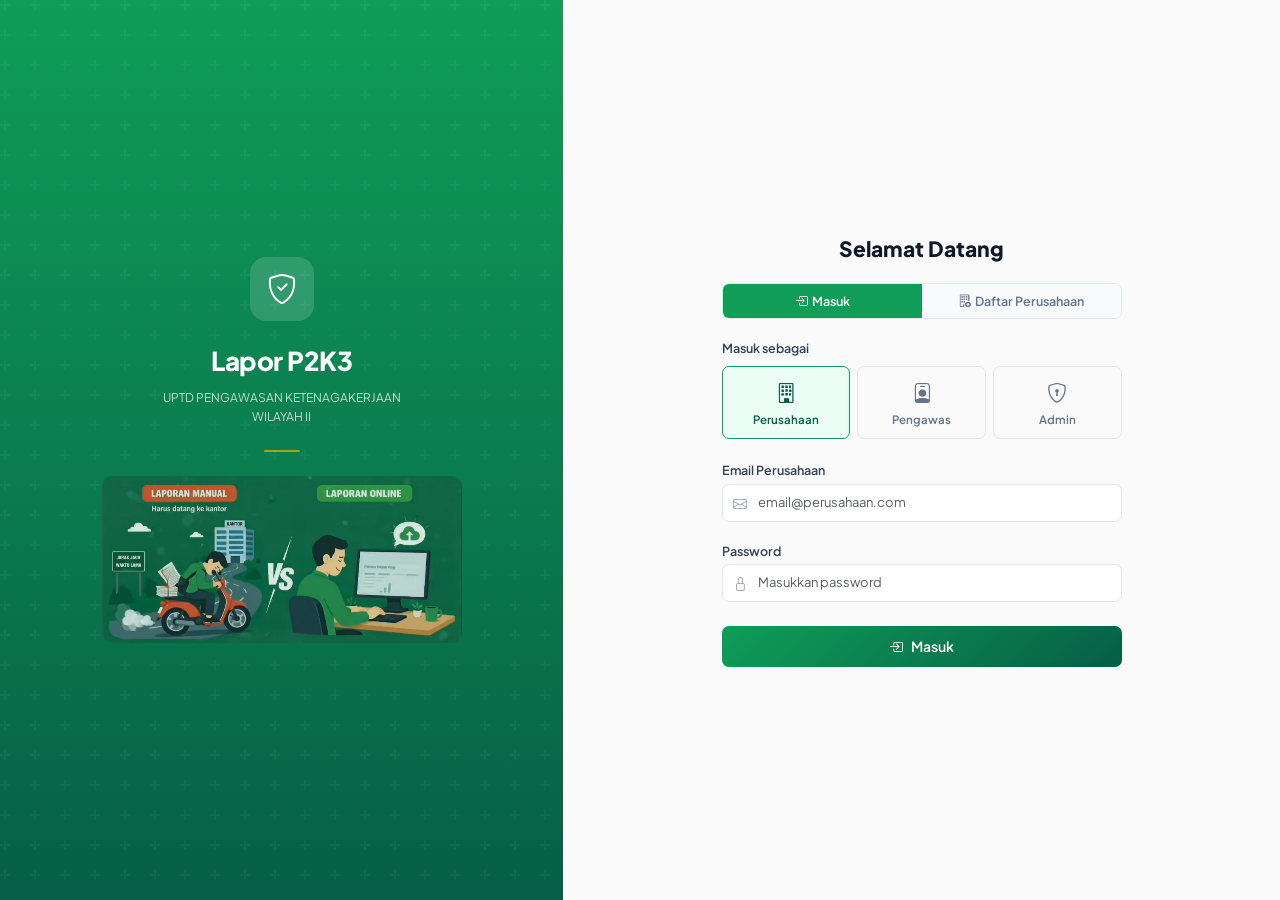
<file: user.html>
<!DOCTYPE html>
<html lang="id">
<head>
  <meta charset="UTF-8">
  <meta name="viewport" content="width=device-width, initial-scale=1.0">
  <title>Perusahaan · Lapor P2K3</title>
  <link href="https://cdn.jsdelivr.net/npm/bootstrap@5.3.3/dist/css/bootstrap.min.css" rel="stylesheet">
  <link href="https://cdn.jsdelivr.net/npm/bootstrap-icons/font/bootstrap-icons.css" rel="stylesheet">
  <link href="https://fonts.googleapis.com/css2?family=Plus+Jakarta+Sans:wght@300;400;500;600;700;800&display=swap" rel="stylesheet">
  <link rel="stylesheet" href="style.css">
</head>
<body>

<!-- SIDEBAR -->
<div class="sidebar d-flex flex-column">
  <div class="brand">
    <div class="brand-icon-box"><i class="bi bi-shield-check"></i></div>
    <span>Lapor P2K3</span>
  </div>
  <div class="nav-section">
    <div class="nav-section-title">UTAMA</div>
    <a href="#" class="nav-link active" data-page="dashboard"><i class="bi bi-house-door"></i> Dashboard</a>
  </div>
  <div class="nav-section">
    <div class="nav-section-title">PELAPORAN</div>
    <a href="#" class="nav-link" data-page="buat-laporan"><i class="bi bi-file-earmark-plus"></i> Buat Laporan</a>
    <a href="#" class="nav-link" data-page="riwayat"><i class="bi bi-clock-history"></i> Riwayat Laporan</a>
  </div>
  <div class="nav-section">
    <div class="nav-section-title">FEEDBACK</div>
    <a href="#" class="nav-link" data-page="catatan" id="navCatatan"><i class="bi bi-chat-square-text"></i> Catatan Pengawas</a>
  </div>
  <div class="nav-section">
    <div class="nav-section-title">DATA PERUSAHAAN</div>
    <a href="#" class="nav-link" data-page="profil"><i class="bi bi-building"></i> Profil Perusahaan</a>
    <a href="#" class="nav-link" data-page="struktur"><i class="bi bi-diagram-3"></i> Struktur P2K3</a>
    <a href="#" class="nav-link" data-page="personil"><i class="bi bi-person-workspace"></i> Personil K3</a>
    <a href="#" class="nav-link" data-page="dokumen"><i class="bi bi-cloud-upload"></i> Dokumen</a>
  </div>
  <div class="sidebar-footer">Lapor P2K3 · Permenaker No.13/2025</div>
</div>

<!-- NAVBAR -->
<div class="navbar-custom">
  <div class="page-title" id="pageTitle">Dashboard Perusahaan</div>
  <div class="d-flex align-items-center gap-2">
    <button class="notif-btn" onclick="goPage('catatan')">
      <i class="bi bi-bell" style="font-size:15px;color:#64748b;"></i>
      <span class="notif-dot" id="notifDot" style="display:none;"></span>
    </button>
    <div class="user-badge">
      <i class="bi bi-building text-success"></i>
      <span style="font-weight:600;" id="companyNameBadge">Perusahaan</span>
    </div>
    <button class="logout-btn" onclick="doLogout()"><i class="bi bi-box-arrow-right"></i> Keluar</button>
  </div>
</div>

<!-- CONTENT -->
<div class="content">

  <!-- ===================== DASHBOARD ===================== -->
  <div id="dashboard" class="page-section active-page">
    <div class="sk-badge mb-3">
      <i class="bi bi-check-circle-fill text-success"></i>
      <div>
        <div style="font-size:11px;color:#64748b;font-weight:600;">STATUS AKUN</div>
        <div style="font-size:13px;font-weight:700;color:#166534;">Terverifikasi — Perusahaan Wajib Lapor P2K3</div>
      </div>
    </div>

    <div class="row g-3 mb-4">
      <div class="col-6 col-md-3">
        <div class="stat-card">
          <div class="d-flex justify-content-between align-items-start">
            <div><div class="stat-label">Total Laporan</div><div class="stat-value" id="dashTotalLaporan">0</div><div class="stat-sub">Semua periode</div></div>
            <div class="stat-icon icon-green"><i class="bi bi-file-earmark-text"></i></div>
          </div>
        </div>
      </div>
      <div class="col-6 col-md-3">
        <div class="stat-card">
          <div class="d-flex justify-content-between align-items-start">
            <div><div class="stat-label">Status Terakhir</div><div class="stat-value" style="font-size:15px;" id="dashStatusTerakhir">—</div><div class="stat-sub">Laporan terbaru</div></div>
            <div class="stat-icon icon-blue"><i class="bi bi-check-circle"></i></div>
          </div>
        </div>
      </div>
      <div class="col-6 col-md-3">
        <div class="stat-card">
          <div class="d-flex justify-content-between align-items-start">
            <div><div class="stat-label">Catatan Pengawas</div><div class="stat-value" id="dashCatatanCount">0</div><div class="stat-sub">Total catatan</div></div>
            <div class="stat-icon icon-yellow"><i class="bi bi-chat-square-text"></i></div>
          </div>
        </div>
      </div>
      <div class="col-6 col-md-3">
        <div class="stat-card">
          <div class="d-flex justify-content-between align-items-start">
            <div><div class="stat-label">Laporan Final</div><div class="stat-value" id="dashFinalCount">0</div><div class="stat-sub">Diarsipkan admin</div></div>
            <div class="stat-icon icon-purple"><i class="bi bi-archive"></i></div>
          </div>
        </div>
      </div>
    </div>

    <div class="row g-3">
      <div class="col-md-7">
        <div class="table-card">
          <div class="section-header">
            <div class="section-title"><i class="bi bi-clock-history me-2 text-success"></i>Riwayat Laporan Terbaru</div>
            <a href="#" class="text-success small fw-semibold" onclick="goPage('riwayat');return false;">Lihat semua →</a>
          </div>
          <table class="table mb-0">
            <thead><tr><th>No. Laporan</th><th>Periode</th><th>Tgl Submit</th><th>Status</th></tr></thead>
            <tbody id="dashLaporanBody"><tr><td colspan="4" class="text-center text-muted py-3">Belum ada laporan</td></tr></tbody>
          </table>
        </div>
      </div>
      <div class="col-md-5">
        <div class="table-card h-100">
          <div class="section-title mb-3"><i class="bi bi-chat-dots me-2 text-success"></i>Catatan Pengawas Terbaru</div>
          <div id="dashCatatanList"><p class="text-muted small">Belum ada catatan.</p></div>
        </div>
      </div>
    </div>
  </div>

  <!-- ===================== BUAT LAPORAN ===================== -->
  <div id="buat-laporan" class="page-section">
    <div class="alert-info-soft mb-3">
      <i class="bi bi-info-circle me-2"></i>
      <strong>Permenaker No. 13 Tahun 2025</strong> — Laporan P2K3 wajib disampaikan secara berkala (semester). Pastikan data kuantitatif dan kualitatif lengkap sebelum mengirim.
    </div>

    <div class="step-bar mb-4">
      <div class="step active" id="si1"><div class="step-num">1</div><div class="step-label">Perusahaan</div></div>
      <div class="step" id="si2"><div class="step-num">2</div><div class="step-label">Periode & TK</div></div>
      <div class="step" id="si3"><div class="step-num">3</div><div class="step-label">Meeting P2K3</div></div>
      <div class="step" id="si4"><div class="step-num">4</div><div class="step-label">Program K3</div></div>
      <div class="step" id="si5"><div class="step-num">5</div><div class="step-label">KK & PAK</div></div>
      <div class="step" id="si6"><div class="step-num">6</div><div class="step-label">Kesehatan</div></div>
      <div class="step" id="si7"><div class="step-num">7</div><div class="step-label">APD & Lingkungan</div></div>
      <div class="step" id="si8"><div class="step-num">8</div><div class="step-label">Konfirmasi</div></div>
    </div>

    <!-- STEP 1: Informasi Perusahaan & Struktur (read-only) -->
    <div id="step-1" class="section-step active-step">
      <div class="form-card">
        <h6 class="fw-bold mb-3"><i class="bi bi-building me-2 text-success"></i>A. INFORMASI PERUSAHAAN & STRUKTUR P2K3</h6>
        <div class="info-panel mb-3">
          <div class="d-flex justify-content-between align-items-center mb-2">
            <h6 class="fw-bold mb-0" style="font-size:13px;">1. DATA PERUSAHAAN</h6>
            <a class="edit-link" onclick="goPage('profil')"><i class="bi bi-pencil-square me-1"></i>Edit profil</a>
          </div>
          <div class="row">
            <div class="col-md-6">
              <div class="info-row"><span class="info-label">Nama Perusahaan</span><span class="info-value" id="infoNama">-</span></div>
              <div class="info-row"><span class="info-label">Alamat</span><span class="info-value" id="infoAlamat">-</span></div>
              <div class="info-row"><span class="info-label">Wilayah</span><span class="info-value" id="infoWilayah">-</span></div>
              <div class="info-row"><span class="info-label">Bidang Usaha</span><span class="info-value" id="infoBidang">-</span></div>
            </div>
            <div class="col-md-6">
              <div class="info-row"><span class="info-label">Email</span><span class="info-value" id="infoEmail">-</span></div>
              <div class="info-row"><span class="info-label">No. Telepon</span><span class="info-value" id="infoTelp">-</span></div>
              <div class="info-row"><span class="info-label">TK Laki-laki</span><span class="info-value" id="infoTkLk">0</span></div>
              <div class="info-row"><span class="info-label">TK Perempuan</span><span class="info-value" id="infoTkPr">0</span></div>
              <div class="info-row"><span class="info-label">Total Tenaga Kerja</span><span class="info-value fw-bold" id="infoTkTotal">0</span></div>
            </div>
          </div>
        </div>
        <div class="info-panel mb-3">
          <div class="d-flex justify-content-between align-items-center mb-2">
            <h6 class="fw-bold mb-0" style="font-size:13px;">2. STRUKTUR ORGANISASI P2K3</h6>
            <a class="edit-link" onclick="goPage('struktur')"><i class="bi bi-pencil-square me-1"></i>Edit struktur</a>
          </div>
          <div class="row mb-2">
            <div class="col-md-6">
              <div class="info-row"><span class="info-label">Ketua P2K3</span><span class="info-value" id="infoKetua">-</span></div>
              <div class="info-row"><span class="info-label">Sekretaris (AK3)</span><span class="info-value" id="infoSekretaris">-</span></div>
              <div class="info-row"><span class="info-label">Jumlah Anggota</span><span class="info-value" id="infoJmlAnggota">0</span></div>
            </div>
            <div class="col-md-6">
              <div class="info-row"><span class="info-label">Nomor SK P2K3</span><span class="info-value" id="infoSkP2k3">-</span></div>
              <div class="info-row"><span class="info-label">Tgl Penetapan SK</span><span class="info-value" id="infoTglSk">-</span></div>
            </div>
          </div>
          <div style="font-size:12px;font-weight:600;margin:8px 0 4px;">Daftar Anggota P2K3</div>
          <table class="table table-sm table-bordered mb-0" style="font-size:12px;">
            <thead><tr><th>No</th><th>Nama</th><th>Jabatan dalam P2K3</th></tr></thead>
            <tbody id="infoAnggotaBody"><tr><td colspan="3" class="text-center text-muted">Belum ada data anggota</td></tr></tbody>
          </table>
        </div>
        <div class="info-panel mb-3">
          <div class="d-flex justify-content-between align-items-center mb-2">
            <h6 class="fw-bold mb-0" style="font-size:13px;">3. PERSONIL K3 BERSERTIFIKAT</h6>
            <a class="edit-link" onclick="goPage('personil')"><i class="bi bi-pencil-square me-1"></i>Edit personil</a>
          </div>
          <table class="table table-sm table-bordered mb-0" style="font-size:12px;">
            <thead><tr><th>Nama</th><th>Jabatan K3</th><th>Sertifikasi</th><th>Masa Berlaku</th></tr></thead>
            <tbody id="infoPersonilBody"><tr><td colspan="4" class="text-center text-muted">Belum ada data personil K3</td></tr></tbody>
          </table>
        </div>
        <div class="d-flex justify-content-end mt-3">
          <button class="btn-green btn" onclick="nextStep(2)">Lanjut <i class="bi bi-arrow-right ms-1"></i></button>
        </div>
      </div>
    </div>

    <!-- STEP 2: Periode & Tenaga Kerja -->
    <div id="step-2" class="section-step">
      <div class="form-card">
        <h6 class="fw-bold mb-3"><i class="bi bi-file-text me-2 text-success"></i>B. PERIODE PELAPORAN & DATA TENAGA KERJA</h6>
        <div class="row g-3 mb-3">
          <div class="col-md-4">
            <label class="form-label required">Nomor Laporan</label>
            <input type="text" class="form-control" id="lNoLaporan" readonly style="background:#f8fafc;">
          </div>
          <div class="col-md-4">
            <label class="form-label required">Periode</label>
            <select class="form-select" id="lPeriode" onchange="generateNoLaporan()">
              <option value="Semester I">Semester I (Jan–Jun)</option>
              <option value="Semester II">Semester II (Jul–Des)</option>
            </select>
          </div>
          <div class="col-md-4">
            <label class="form-label required">Tahun</label>
            <select class="form-select" id="lTahun" onchange="generateNoLaporan()"></select>
          </div>
        </div>

        <div class="mb-3">
          <label class="form-label required">Jumlah Tenaga Kerja Periode Ini</label>
          <div class="row g-2">
            <div class="col-md-4"><input type="number" class="form-control" id="lTkLk" placeholder="Laki-laki" min="0" value="0" oninput="updateLaporanTkTotal()"></div>
            <div class="col-md-4"><input type="number" class="form-control" id="lTkPr" placeholder="Perempuan" min="0" value="0" oninput="updateLaporanTkTotal()"></div>
            <div class="col-md-4"><input type="text" class="form-control" id="lTkTotal" readonly placeholder="Total" style="background:#f8fafc;"></div>
          </div>
          <div class="form-text">Sesuaikan dengan kondisi aktual periode laporan ini.</div>
        </div>

        <div class="row g-3">
          <div class="col-md-6">
            <label class="form-label required">Peserta BPJS Ketenagakerjaan</label>
            <input type="number" class="form-control" id="lBpjsTk" min="0" value="0">
          </div>
          <div class="col-md-6">
            <label class="form-label required">Peserta BPJS Kesehatan</label>
            <input type="number" class="form-control" id="lBpjsKes" min="0" value="0">
          </div>
          <div class="col-md-6">
            <label class="form-label">TK Outsourcing / PKWT</label>
            <input type="number" class="form-control" id="lTkOutsourcing" min="0" value="0">
          </div>
          <div class="col-md-6">
            <label class="form-label">TK Warga Negara Asing (WNA)</label>
            <input type="number" class="form-control" id="lTkWna" min="0" value="0">
          </div>
          <div class="col-md-6">
            <label class="form-label">Jam Kerja Kumulatif (jam-orang)</label>
            <input type="number" class="form-control" id="lJamKerja" min="0" value="0" placeholder="Total jam kerja periode ini">
            <div class="form-text">Digunakan untuk menghitung Frequency Rate (FR) & Severity Rate (SR).</div>
          </div>
          <div class="col-md-6">
            <label class="form-label">Jumlah Jam Kerja Hilang</label>
            <input type="number" class="form-control" id="lJamHilang" min="0" value="0" placeholder="Akibat kecelakaan kerja">
          </div>
        </div>

        <div class="d-flex justify-content-between mt-4">
          <button class="btn btn-outline-secondary" style="border-radius:var(--radius);" onclick="nextStep(1)"><i class="bi bi-arrow-left me-1"></i>Kembali</button>
          <button class="btn-green btn" onclick="nextStep(3)">Lanjut <i class="bi bi-arrow-right ms-1"></i></button>
        </div>
      </div>
    </div>

    <!-- STEP 3: Meeting P2K3 -->
    <div id="step-3" class="section-step">
      <div class="form-card">
        <h6 class="fw-bold mb-3"><i class="bi bi-people me-2 text-success"></i>C. PELAKSANAAN RAPAT / MEETING P2K3</h6>
        <div class="alert-info-soft mb-3">
          <i class="bi bi-info-circle me-2"></i>Permenaker No.13/2025 Pasal 12: P2K3 wajib mengadakan rapat sekurang-kurangnya 1 (satu) kali dalam sebulan.
        </div>
        <div class="mb-3">
          <label class="form-label required">Jumlah Pelaksanaan Rapat P2K3 periode ini</label>
          <input type="number" class="form-control" id="lMeeting" style="width:150px;" min="0" value="0" onchange="generateMeetingForms()">
        </div>
        <div id="meetingFormsContainer" class="mt-3"></div>
        <div class="d-flex justify-content-between mt-4">
          <button class="btn btn-outline-secondary" style="border-radius:var(--radius);" onclick="nextStep(2)"><i class="bi bi-arrow-left me-1"></i>Kembali</button>
          <button class="btn-green btn" onclick="nextStep(4)">Lanjut <i class="bi bi-arrow-right ms-1"></i></button>
        </div>
      </div>
    </div>

    <!-- STEP 4: Program & Kegiatan K3 -->
    <div id="step-4" class="section-step">
      <div class="form-card">
        <h6 class="fw-bold mb-3"><i class="bi bi-clipboard-check me-2 text-success"></i>D. PROGRAM DAN KEGIATAN K3</h6>
        <div class="alert-info-soft mb-3">
          <i class="bi bi-info-circle me-2"></i>Uraikan seluruh program K3 yang telah dilaksanakan selama periode pelaporan beserta status realisasinya.
        </div>
        <div id="programK3Container"></div>
        <div class="mt-2">
          <button class="btn btn-outline-success btn-sm" onclick="addProgramRow()"><i class="bi bi-plus me-1"></i>Tambah Program</button>
        </div>

        <hr class="my-4">
        <h6 class="fw-bold mb-3"><i class="bi bi-tools me-2 text-success"></i>D1. PELATIHAN & KOMPETENSI K3</h6>
        <div id="pelatihanContainer"></div>
        <div class="mt-2">
          <button class="btn btn-outline-success btn-sm" onclick="addPelatihanRow()"><i class="bi bi-plus me-1"></i>Tambah Pelatihan</button>
        </div>

        <div class="d-flex justify-content-between mt-4">
          <button class="btn btn-outline-secondary" style="border-radius:var(--radius);" onclick="nextStep(3)"><i class="bi bi-arrow-left me-1"></i>Kembali</button>
          <button class="btn-green btn" onclick="nextStep(5)">Lanjut <i class="bi bi-arrow-right ms-1"></i></button>
        </div>
      </div>
    </div>

    <!-- STEP 5: Kecelakaan Kerja & PAK -->
    <div id="step-5" class="section-step">
      <div class="form-card">
        <h6 class="fw-bold mb-3"><i class="bi bi-exclamation-triangle me-2 text-warning"></i>E. KECELAKAAN KERJA & PENYAKIT AKIBAT KERJA (PAK)</h6>
        <div class="alert-info-soft mb-3">
          <i class="bi bi-info-circle me-2"></i>Data kuantitatif kecelakaan kerja dan PAK sesuai Permenaker No.13/2025. FR & SR dihitung otomatis berdasarkan jam kerja (Step 2).
        </div>

        <h6 class="fw-semibold mb-2" style="font-size:13px;">E1. Rekapitulasi Kecelakaan Kerja</h6>
        <div class="row g-3 mb-3">
          <div class="col-md-3"><label class="form-label">Kecelakaan Ringan</label><input type="number" class="form-control" id="lKkRingan" value="0" min="0" oninput="hitungIndikator()"></div>
          <div class="col-md-3"><label class="form-label">Kecelakaan Sedang</label><input type="number" class="form-control" id="lKkSedang" value="0" min="0" oninput="hitungIndikator()"></div>
          <div class="col-md-3"><label class="form-label">Kecelakaan Berat</label><input type="number" class="form-control" id="lKkBerat" value="0" min="0" oninput="hitungIndikator()"></div>
          <div class="col-md-3"><label class="form-label">Kecelakaan Fatal (Meninggal)</label><input type="number" class="form-control" id="lKkFatal" value="0" min="0" oninput="hitungIndikator()"></div>
          <div class="col-md-4"><label class="form-label">Total KK (auto)</label><input type="text" class="form-control" id="lKkTotal" readonly style="background:#f8fafc;"></div>
          <div class="col-md-4"><label class="form-label">Frequency Rate (FR)</label><input type="text" class="form-control" id="lFR" readonly style="background:#f8fafc;" title="(Jml KK × 1.000.000) ÷ Jam Kerja"></div>
          <div class="col-md-4"><label class="form-label">Severity Rate (SR)</label><input type="text" class="form-control" id="lSR" readonly style="background:#f8fafc;" title="(Jam Hilang × 1.000.000) ÷ Jam Kerja"></div>
        </div>

        <h6 class="fw-semibold mb-2" style="font-size:13px;">E2. Uraian Kejadian Kecelakaan Kerja</h6>
        <div id="kkDetailContainer"></div>
        <div class="mt-2 mb-4">
          <button class="btn btn-outline-warning btn-sm" onclick="addKKDetailRow()"><i class="bi bi-plus me-1"></i>Tambah Detail Kejadian</button>
        </div>

        <h6 class="fw-semibold mb-2" style="font-size:13px;">E3. Penyakit Akibat Kerja (PAK)</h6>
        <div class="row g-3 mb-3">
          <div class="col-md-3"><label class="form-label">Jumlah Kasus PAK</label><input type="number" class="form-control" id="lPAK" value="0" min="0"></div>
          <div class="col-md-3"><label class="form-label">Dalam Proses Diagnosis</label><input type="number" class="form-control" id="lPakDiagnosis" value="0" min="0"></div>
          <div class="col-md-6"><label class="form-label">Jenis PAK yang Ditemukan</label><input type="text" class="form-control" id="lJenisPak" placeholder="Contoh: NIHL, dermatitis, LBP, dll"></div>
        </div>

        <h6 class="fw-semibold mb-2" style="font-size:13px;">E4. Inspeksi K3 & Tindak Lanjut</h6>
        <div class="row g-3">
          <div class="col-md-3">
            <label class="form-label required">Jumlah Inspeksi K3</label>
            <input type="number" class="form-control" id="lInspeksi" value="0" min="1" placeholder="Kali">
          </div>
          <div class="col-md-3">
            <label class="form-label">Temuan Potensi Bahaya</label>
            <input type="number" class="form-control" id="lTemuan" value="0" min="0">
          </div>
          <div class="col-md-3">
            <label class="form-label">Sudah Ditindaklanjuti</label>
            <input type="number" class="form-control" id="lTemuanSelesai" value="0" min="0">
          </div>
          <div class="col-md-3">
            <label class="form-label">Masih Dalam Proses</label>
            <input type="number" class="form-control" id="lTemuanProses" value="0" min="0">
          </div>
          <div class="col-12">
            <label class="form-label">Uraian Tindakan Perbaikan & Pencegahan</label>
            <textarea class="form-control" id="lTindakan" rows="3" placeholder="Uraikan tindakan perbaikan (corrective action) dan pencegahan (preventive action) yang telah/sedang dilakukan..."></textarea>
          </div>
          <div class="col-md-6">
            <label class="form-label">Audit K3 Internal (kali)</label>
            <input type="number" class="form-control" id="lAuditInternal" value="0" min="0">
          </div>
          <div class="col-md-6">
            <label class="form-label">Audit K3 Eksternal (kali)</label>
            <input type="number" class="form-control" id="lAuditEksternal" value="0" min="0">
          </div>
        </div>

        <div class="d-flex justify-content-between mt-4">
          <button class="btn btn-outline-secondary" style="border-radius:var(--radius);" onclick="nextStep(4)"><i class="bi bi-arrow-left me-1"></i>Kembali</button>
          <button class="btn-green btn" onclick="nextStep(6)">Lanjut <i class="bi bi-arrow-right ms-1"></i></button>
        </div>
      </div>
    </div>

    <!-- STEP 6: Kesehatan Kerja -->
    <div id="step-6" class="section-step">
      <div class="form-card">
        <h6 class="fw-bold mb-3"><i class="bi bi-heart-pulse me-2 text-success"></i>F. KESEHATAN KERJA</h6>

        <h6 class="fw-semibold mb-2" style="font-size:13px;">F1. Medical Check Up (MCU) Berkala</h6>
        <div class="row g-3 mb-3">
          <div class="col-md-3">
            <label class="form-label">MCU Terakhir — Bulan</label>
            <select class="form-select" id="lMcuBulan">
              <option value="">— Pilih —</option>
              <option>Januari</option><option>Februari</option><option>Maret</option>
              <option>April</option><option>Mei</option><option>Juni</option>
              <option>Juli</option><option>Agustus</option><option>September</option>
              <option>Oktober</option><option>November</option><option>Desember</option>
            </select>
          </div>
          <div class="col-md-2">
            <label class="form-label">Tahun</label>
            <select class="form-select" id="lMcuTahun"></select>
          </div>
          <div class="col-md-3">
            <label class="form-label">Jumlah Peserta MCU</label>
            <input type="number" class="form-control" id="lJmlMcu" value="0" min="0">
          </div>
          <div class="col-md-4">
            <label class="form-label">Pemeriksaan Kesehatan Khusus</label>
            <input type="text" class="form-control" id="lPemeriksaanKhusus" placeholder="Audiometri, Spirometri, dll">
          </div>
          <div class="col-md-3"><label class="form-label">Hasil: Fit</label><input type="number" class="form-control" id="lHasilFit" value="0" min="0"></div>
          <div class="col-md-3"><label class="form-label">Temporary Unfit</label><input type="number" class="form-control" id="lHasilTemp" value="0" min="0"></div>
          <div class="col-md-3"><label class="form-label">Unfit (Permanen)</label><input type="number" class="form-control" id="lHasilUnfit" value="0" min="0"></div>
          <div class="col-md-3"><label class="form-label">Dirujuk ke RS</label><input type="number" class="form-control" id="lDirujuk" value="0" min="0"></div>
        </div>

        <h6 class="fw-semibold mb-2" style="font-size:13px;">F2. Fasilitas Kesehatan di Tempat Kerja</h6>
        <div class="row g-3 mb-3">
          <div class="col-md-4">
            <label class="form-label">Klinik / Poliklinik Perusahaan</label>
            <select class="form-select" id="lKlinik">
              <option value="ada">Ada</option>
              <option value="tidak">Tidak Ada</option>
              <option value="kerjasama">Kerjasama dengan Klinik Luar</option>
            </select>
          </div>
          <div class="col-md-4">
            <label class="form-label">Jumlah Dokter Perusahaan</label>
            <input type="number" class="form-control" id="lJmlDokter" value="0" min="0">
          </div>
          <div class="col-md-4">
            <label class="form-label">Jumlah Paramedis / Perawat</label>
            <input type="number" class="form-control" id="lJmlParamedis" value="0" min="0">
          </div>
          <div class="col-12">
            <label class="form-label">Fasilitas P3K yang Tersedia</label>
            <textarea class="form-control" id="lFasilitasP3k" rows="2" placeholder="Kotak P3K, Tandu, Defibrillator (AED), dll..."></textarea>
          </div>
        </div>

        <h6 class="fw-semibold mb-2" style="font-size:13px;">F3. Program Kesehatan Pekerja Lainnya</h6>
        <div class="row g-3">
          <div class="col-md-4">
            <label class="form-label">Pemantauan Lingkungan Kerja (kali)</label>
            <input type="number" class="form-control" id="lMonitoringLingkungan" value="0" min="0">
          </div>
          <div class="col-md-4">
            <label class="form-label">Higiene Industri (kali)</label>
            <input type="number" class="form-control" id="lHigiene" value="0" min="0">
          </div>
          <div class="col-md-4">
            <label class="form-label">Ergonomi Assessment (kali)</label>
            <input type="number" class="form-control" id="lErgonomi" value="0" min="0">
          </div>
          <div class="col-12">
            <label class="form-label">Catatan Program Kesehatan Pekerja</label>
            <textarea class="form-control" id="lCatatanKesehatan" rows="2" placeholder="Uraikan program promotif/preventif kesehatan pekerja..."></textarea>
          </div>
        </div>

        <div class="d-flex justify-content-between mt-4">
          <button class="btn btn-outline-secondary" style="border-radius:var(--radius);" onclick="nextStep(5)"><i class="bi bi-arrow-left me-1"></i>Kembali</button>
          <button class="btn-green btn" onclick="nextStep(7)">Lanjut <i class="bi bi-arrow-right ms-1"></i></button>
        </div>
      </div>
    </div>

    <!-- STEP 7: APD & Lingkungan Kerja -->
    <div id="step-7" class="section-step">
      <div class="form-card">
        <h6 class="fw-bold mb-3"><i class="bi bi-shield-shaded me-2 text-success"></i>G. APD & PENGELOLAAN LINGKUNGAN KERJA</h6>

        <h6 class="fw-semibold mb-2" style="font-size:13px;">G1. Alat Pelindung Diri (APD)</h6>
        <div class="row g-3 mb-3">
          <div class="col-md-4">
            <label class="form-label">Jumlah Jenis APD yang Digunakan</label>
            <input type="number" class="form-control" id="lJenisApd" value="0" min="0">
          </div>
          <div class="col-md-4">
            <label class="form-label">Anggaran Pengadaan APD (Rp)</label>
            <input type="number" class="form-control" id="lAnggaranApd" value="0" min="0">
          </div>
          <div class="col-md-4">
            <label class="form-label">Persentase Kepatuhan APD (%)</label>
            <input type="number" class="form-control" id="lKepatuhanApd" value="0" min="0" max="100">
          </div>
          <div class="col-12">
            <label class="form-label">Jenis APD yang Digunakan</label>
            <textarea class="form-control" id="lJenisApdDetail" rows="2" placeholder="Helm, Kacamata, Masker, Sarung tangan, Sepatu safety, Harness, dll..."></textarea>
          </div>
        </div>

        <h6 class="fw-semibold mb-2" style="font-size:13px;">G2. Pengelolaan Bahan Berbahaya & Beracun (B3)</h6>
        <div class="row g-3 mb-3">
          <div class="col-md-4">
            <label class="form-label">Menggunakan Bahan B3?</label>
            <select class="form-select" id="lGunakanB3">
              <option value="ya">Ya</option>
              <option value="tidak">Tidak</option>
            </select>
          </div>
          <div class="col-md-4">
            <label class="form-label">Jumlah Jenis B3 yang Digunakan</label>
            <input type="number" class="form-control" id="lJmlB3" value="0" min="0">
          </div>
          <div class="col-md-4">
            <label class="form-label">MSDS / SDS Tersedia?</label>
            <select class="form-select" id="lMsds">
              <option value="lengkap">Lengkap</option>
              <option value="sebagian">Sebagian</option>
              <option value="tidak">Tidak Ada</option>
            </select>
          </div>
        </div>

        <h6 class="fw-semibold mb-2" style="font-size:13px;">G3. Penanganan Keadaan Darurat</h6>
        <div class="row g-3 mb-3">
          <div class="col-md-4">
            <label class="form-label">Simulasi Tanggap Darurat (kali)</label>
            <input type="number" class="form-control" id="lSimulasiDarurat" value="0" min="0">
          </div>
          <div class="col-md-4">
            <label class="form-label">APAR — Jumlah Unit</label>
            <input type="number" class="form-control" id="lApar" value="0" min="0">
          </div>
          <div class="col-md-4">
            <label class="form-label">APAR Layak Pakai (unit)</label>
            <input type="number" class="form-control" id="lAparLayak" value="0" min="0">
          </div>
          <div class="col-12">
            <label class="form-label">Kendala / Permasalahan K3 yang Dihadapi</label>
            <textarea class="form-control" id="lKendala" rows="2" placeholder="Uraikan kendala atau hambatan pelaksanaan K3 selama periode ini..."></textarea>
          </div>
          <div class="col-12">
            <label class="form-label">Rencana Program K3 Periode Berikutnya</label>
            <textarea class="form-control" id="lRencana" rows="2" placeholder="Uraikan rencana program K3 yang akan dilaksanakan pada periode berikutnya..."></textarea>
          </div>
        </div>

        <div class="d-flex justify-content-between mt-4">
          <button class="btn btn-outline-secondary" style="border-radius:var(--radius);" onclick="nextStep(6)"><i class="bi bi-arrow-left me-1"></i>Kembali</button>
          <button class="btn-green btn" onclick="nextStep(8)">Lanjut <i class="bi bi-arrow-right ms-1"></i></button>
        </div>
      </div>
    </div>

    <!-- STEP 8: Konfirmasi & Kirim -->
    <div id="step-8" class="section-step">
      <div class="form-card">
        <h6 class="fw-bold mb-3"><i class="bi bi-send me-2 text-success"></i>KONFIRMASI & KIRIM LAPORAN</h6>
        <div class="alert-warn-soft mb-3">
          <i class="bi bi-exclamation-triangle me-2"></i>Laporan yang sudah dikirim tidak dapat diubah. Pastikan semua data telah benar dan lengkap.
        </div>
        <div id="konfirmasiContainer" class="info-panel mb-3" style="max-height:450px;overflow-y:auto;"></div>
        <div class="d-flex justify-content-between mt-3">
          <button class="btn btn-outline-secondary" style="border-radius:var(--radius);" onclick="nextStep(7)"><i class="bi bi-arrow-left me-1"></i>Kembali</button>
          <button class="btn-green btn" onclick="kirimLaporan()"><i class="bi bi-send me-2"></i>Kirim Laporan</button>
        </div>
      </div>
    </div>
  </div>

  <!-- ===================== RIWAYAT LAPORAN ===================== -->
  <div id="riwayat" class="page-section">
    <div class="table-card">
      <div class="section-header">
        <div class="section-title"><i class="bi bi-clock-history me-2 text-success"></i>Riwayat Laporan P2K3</div>
        <select class="form-select form-select-sm" style="width:140px;" id="filterRiwayatTahun" onchange="loadData()">
          <option value="">Semua Tahun</option>
        </select>
      </div>
      <div class="table-responsive">
        <table class="table mb-0">
          <thead>
            <tr>
              <th>No. Laporan</th><th>Periode</th><th>Tgl Submit</th>
              <th>Total KK</th><th>FR</th><th>PAK</th>
              <th>Meeting</th><th>Inspeksi</th><th>Status</th><th>Catatan</th>
            </tr>
          </thead>
          <tbody id="riwayatBody"><tr><td colspan="10" class="text-center text-muted py-3">Belum ada laporan</td></tr></tbody>
        </table>
      </div>
    </div>
  </div>

  <!-- ===================== CATATAN PENGAWAS ===================== -->
  <div id="catatan" class="page-section">
    <div class="section-header mb-3">
      <div class="section-title"><i class="bi bi-chat-square-text me-2 text-success"></i>Catatan & Feedback Pengawas</div>
    </div>
    <div id="catatanList"><p class="text-muted">Belum ada catatan dari pengawas.</p></div>
  </div>

  <!-- ===================== PROFIL ===================== -->
  <div id="profil" class="page-section">
    <div class="form-card">
      <h6 class="fw-bold mb-3"><i class="bi bi-building me-2 text-success"></i>Profil Perusahaan</h6>
      <div class="row g-3">
        <div class="col-md-6"><label class="form-label">Nama Perusahaan</label><input type="text" class="form-control" id="profilNama"></div>
        <div class="col-md-6"><label class="form-label">Bidang Usaha</label><input type="text" class="form-control" id="profilBidang" placeholder="Manufaktur, Jasa, Konstruksi, dll"></div>
        <div class="col-md-8"><label class="form-label">Alamat Lengkap</label><input type="text" class="form-control" id="profilAlamat"></div>
        <div class="col-md-4"><label class="form-label">Wilayah</label><input type="text" class="form-control" id="profilWilayah" readonly style="background:#f8fafc;"></div>
        <div class="col-md-4"><label class="form-label">Email</label><input type="email" class="form-control" id="profilEmail"></div>
        <div class="col-md-4"><label class="form-label">No. Telepon</label><input type="text" class="form-control" id="profilTelp"></div>
        <div class="col-md-4"><label class="form-label">No. NPWP</label><input type="text" class="form-control" id="profilNpwp" placeholder="xx.xxx.xxx.x-xxx.xxx"></div>
        <div class="col-md-4"><label class="form-label">TK Laki-laki</label><input type="number" class="form-control" id="profilTkLk" min="0" oninput="updateTotalTk()"></div>
        <div class="col-md-4"><label class="form-label">TK Perempuan</label><input type="number" class="form-control" id="profilTkPr" min="0" oninput="updateTotalTk()"></div>
        <div class="col-md-4"><label class="form-label">Total Tenaga Kerja</label><input type="number" class="form-control" id="profilTkTotal" readonly style="background:#f8fafc;"></div>
        <div class="col-md-4"><label class="form-label">Kategori Risiko</label>
          <select class="form-select" id="profilRisiko">
            <option value="">Pilih kategori</option>
            <option>Rendah</option><option>Sedang</option><option>Tinggi</option>
          </select>
        </div>
        <div class="col-md-4"><label class="form-label">Sektor Industri</label>
          <select class="form-select" id="profilSektor">
            <option value="">Pilih sektor</option>
            <option>Manufaktur</option><option>Konstruksi</option><option>Pertambangan</option>
            <option>Migas</option><option>Jasa</option><option>Perdagangan</option>
            <option>Transportasi</option><option>Pertanian</option><option>Lainnya</option>
          </select>
        </div>
      </div>
      <div class="d-flex justify-content-end mt-3">
        <button class="btn-green btn" onclick="simpanProfil()"><i class="bi bi-save me-2"></i>Simpan Perubahan</button>
      </div>
    </div>
  </div>

  <!-- ===================== STRUKTUR P2K3 ===================== -->
  <div id="struktur" class="page-section">
    <div class="form-card">
      <h6 class="fw-bold mb-3"><i class="bi bi-diagram-3 me-2 text-success"></i>Struktur Organisasi P2K3</h6>
      <div class="row g-3 mb-3">
        <div class="col-md-6"><label class="form-label required">Ketua P2K3</label><input type="text" class="form-control" id="strukturKetua" placeholder="Nama Ketua (biasanya Direktur/Pimpinan)"></div>
        <div class="col-md-6"><label class="form-label required">Sekretaris P2K3 (AK3 Umum)</label><input type="text" class="form-control" id="strukturSekretaris" placeholder="Nama Sekretaris bersertifikasi AK3"></div>
        <div class="col-md-6"><label class="form-label">Nomor SK Pengesahan P2K3</label><input type="text" class="form-control" id="strukturSkNomor" placeholder="Nomor SK dari Disnaker"></div>
        <div class="col-md-3"><label class="form-label">Tanggal SK</label><input type="date" class="form-control" id="strukturSkTgl"></div>
        <div class="col-md-3"><label class="form-label">Masa Berlaku SK</label><input type="date" class="form-control" id="strukturSkExpiry"></div>
        <div class="col-12">
          <label class="form-label">Anggota P2K3</label>
          <div id="anggota-list"></div>
          <button class="btn btn-outline-secondary btn-sm mt-2" onclick="addAnggotaRow()"><i class="bi bi-plus me-1"></i>Tambah Anggota</button>
        </div>
      </div>
      <div class="d-flex justify-content-end mt-3">
        <button class="btn-green btn" onclick="simpanStruktur()"><i class="bi bi-save me-2"></i>Simpan</button>
      </div>
    </div>
  </div>

  <!-- ===================== PERSONIL K3 ===================== -->
  <div id="personil" class="page-section">
    <div class="form-card">
      <div class="section-header">
        <h6 class="fw-bold mb-0"><i class="bi bi-person-workspace me-2 text-success"></i>Personil K3 Bersertifikat</h6>
        <button class="btn btn-sm btn-outline-success" onclick="addPersonilRow()"><i class="bi bi-plus me-1"></i>Tambah</button>
      </div>
      <div class="table-responsive mt-3">
        <table class="table">
          <thead><tr><th>Nama</th><th>Jabatan K3</th><th>Sertifikasi</th><th>No. Sertifikat</th><th>Masa Berlaku</th><th></th></tr></thead>
          <tbody id="personilBody"><tr><td colspan="6" class="text-center text-muted py-3">Belum ada data</td></tr></tbody>
        </table>
      </div>
      <div class="d-flex justify-content-end mt-3">
        <button class="btn-green btn" onclick="simpanPersonil()"><i class="bi bi-save me-2"></i>Simpan</button>
      </div>
    </div>
  </div>

  <!-- ===================== DOKUMEN ===================== -->
  <div id="dokumen" class="page-section">
    <div class="form-card">
      <h6 class="fw-bold mb-3"><i class="bi bi-cloud-upload me-2 text-success"></i>Dokumen Wajib P2K3</h6>
      <div class="alert-info-soft mb-4">
        <i class="bi bi-info-circle me-2"></i>Unggah dokumen-dokumen wajib sesuai Permenaker No.13/2025. Dokumen disimpan sementara di perangkat Anda.
      </div>
      <div class="row g-4">
        <div class="col-md-6">
          <label class="form-label required">SK Pengesahan P2K3</label>
          <div class="upload-area" onclick="document.getElementById('skUpload').click()">
            <i class="bi bi-file-earmark-pdf text-danger" style="font-size:22px;"></i>
            <p class="mt-2 mb-0 fw-semibold" style="font-size:13px;">Klik untuk mengunggah</p>
            <small class="text-muted">PDF, maks 5 MB</small>
            <input type="file" id="skUpload" style="display:none;" onchange="showFileName(this,'skDisplay')" accept=".pdf">
          </div>
          <div id="skDisplay" class="mt-1 small text-success fw-semibold"></div>
        </div>
        <div class="col-md-6">
          <label class="form-label required">Bukti BPJS Ketenagakerjaan</label>
          <div class="upload-area" onclick="document.getElementById('bpjsTkUpload').click()">
            <i class="bi bi-file-earmark-text text-primary" style="font-size:22px;"></i>
            <p class="mt-2 mb-0 fw-semibold" style="font-size:13px;">Klik untuk mengunggah</p>
            <small class="text-muted">PDF / JPG, maks 2 MB</small>
            <input type="file" id="bpjsTkUpload" style="display:none;" onchange="showFileName(this,'bpjsTkDisplay')" accept=".pdf,.jpg,.jpeg,.png">
          </div>
          <div id="bpjsTkDisplay" class="mt-1 small text-success fw-semibold"></div>
        </div>
        <div class="col-md-6">
          <label class="form-label required">Bukti BPJS Kesehatan</label>
          <div class="upload-area" onclick="document.getElementById('bpjsKesUpload').click()">
            <i class="bi bi-file-earmark-medical text-success" style="font-size:22px;"></i>
            <p class="mt-2 mb-0 fw-semibold" style="font-size:13px;">Klik untuk mengunggah</p>
            <small class="text-muted">PDF / JPG, maks 2 MB</small>
            <input type="file" id="bpjsKesUpload" style="display:none;" onchange="showFileName(this,'bpjsKesDisplay')" accept=".pdf,.jpg,.jpeg,.png">
          </div>
          <div id="bpjsKesDisplay" class="mt-1 small text-success fw-semibold"></div>
        </div>
        <div class="col-md-6">
          <label class="form-label">Program Kerja K3 (Annual)</label>
          <div class="upload-area" onclick="document.getElementById('programUpload').click()">
            <i class="bi bi-file-earmark-check text-warning" style="font-size:22px;"></i>
            <p class="mt-2 mb-0 fw-semibold" style="font-size:13px;">Klik untuk mengunggah</p>
            <small class="text-muted">PDF / DOCX, maks 5 MB</small>
            <input type="file" id="programUpload" style="display:none;" onchange="showFileName(this,'programDisplay')" accept=".pdf,.doc,.docx">
          </div>
          <div id="programDisplay" class="mt-1 small text-success fw-semibold"></div>
        </div>
      </div>
    </div>
  </div>

</div><!-- end .content -->

<!-- TOAST -->
<div id="toast"><i class="bi bi-check-circle me-2"></i><span id="toastMsg"></span></div>

<script src="https://cdn.jsdelivr.net/npm/bootstrap@5.3.3/dist/js/bootstrap.bundle.min.js"></script>
<script>
/* =========================================================
   STORAGE & AUTH GUARD
   ========================================================= */
const SK = {
  companies:'p2k3_companies', laporan:'p2k3_laporan',
  catatan:'p2k3_catatan', role:'p2k3_role',
  curCompany:'p2k3_current_company'
};
const companyId = localStorage.getItem(SK.curCompany);
if (!companyId || localStorage.getItem(SK.role) !== 'perusahaan') {
  window.location.href = 'index.html';
}

const STORAGE_STRUKTUR = 'p2k3_struktur_';
const STORAGE_PERSONIL = 'p2k3_personil_';

const getCompanies  = () => JSON.parse(localStorage.getItem(SK.companies)  || '[]');
const getLaporan    = () => JSON.parse(localStorage.getItem(SK.laporan)    || '[]');
const getCatatan    = () => JSON.parse(localStorage.getItem(SK.catatan)    || '[]');
const saveCompanies = a  => localStorage.setItem(SK.companies,  JSON.stringify(a));
const saveLaporan   = a  => localStorage.setItem(SK.laporan,    JSON.stringify(a));
const saveCatatan   = a  => localStorage.setItem(SK.catatan,    JSON.stringify(a));
const getStruktur   = () => { const d=localStorage.getItem(STORAGE_STRUKTUR+companyId); return d?JSON.parse(d):{ketua:'',sekretaris:'',skNomor:'',skTgl:'',skExpiry:'',anggota:[]}; };
const saveStrukturData = d => localStorage.setItem(STORAGE_STRUKTUR+companyId, JSON.stringify(d));
const getPersonil   = () => { const d=localStorage.getItem(STORAGE_PERSONIL+companyId); return d?JSON.parse(d):[]; };
const savePersonilData = d => localStorage.setItem(STORAGE_PERSONIL+companyId, JSON.stringify(d));

/* =========================================================
   STATE
   ========================================================= */
const STATUS_LABELS  = { draft:'Draft', submitted:'Dikirim', approved:'Disetujui', returned:'Dikembalikan', final:'Final (Arsip)' };
const STATUS_CLASSES = { draft:'badge-draft', submitted:'badge-pending', approved:'badge-disetujui', returned:'badge-returned', final:'badge-final' };

let currentCompany  = null;
let currentStep     = 1;
let programCounter  = 0;
let pelatihanCounter= 0;
let kkDetailCounter = 0;
const TOTAL_STEPS   = 8;

/* =========================================================
   NAVIGATION
   ========================================================= */
const PAGE_TITLES = {
  dashboard:'Dashboard Perusahaan', 'buat-laporan':'Buat Laporan P2K3',
  riwayat:'Riwayat Laporan', catatan:'Catatan Pengawas',
  profil:'Profil Perusahaan', struktur:'Struktur P2K3',
  personil:'Personil K3', dokumen:'Dokumen'
};

function goPage(id) {
  document.querySelectorAll('.page-section').forEach(p => p.classList.remove('active-page'));
  const el = document.getElementById(id);
  if (el) el.classList.add('active-page');
  document.getElementById('pageTitle').textContent = PAGE_TITLES[id] || id;
  document.querySelectorAll('.nav-link').forEach(l => {
    l.classList.remove('active');
    if (l.dataset.page === id) l.classList.add('active');
  });
  if (id === 'buat-laporan') initLaporanForm();
  window.scrollTo(0, 0);
}

document.querySelectorAll('.nav-link').forEach(l =>
  l.addEventListener('click', e => { e.preventDefault(); goPage(l.dataset.page); })
);

/* =========================================================
   LOAD DATA
   ========================================================= */
function loadData() {
  const companies = getCompanies();
  currentCompany = companies.find(c => c.id === companyId);
  if (!currentCompany) { window.location.href = 'index.html'; return; }

  document.getElementById('companyNameBadge').textContent = currentCompany.nama || 'Perusahaan';

  // Profil form
  document.getElementById('profilNama').value     = currentCompany.nama     || '';
  document.getElementById('profilBidang').value   = currentCompany.bidang   || '';
  document.getElementById('profilAlamat').value   = currentCompany.alamat   || '';
  document.getElementById('profilWilayah').value  = currentCompany.wilayah  || '';
  document.getElementById('profilEmail').value    = currentCompany.email    || '';
  document.getElementById('profilTelp').value     = currentCompany.telp     || '';
  document.getElementById('profilNpwp').value     = currentCompany.npwp     || '';
  document.getElementById('profilTkLk').value     = currentCompany.tkLk     || 0;
  document.getElementById('profilTkPr').value     = currentCompany.tkPr     || 0;
  document.getElementById('profilTkTotal').value  = (currentCompany.tkLk||0) + (currentCompany.tkPr||0);
  document.getElementById('profilRisiko').value   = currentCompany.risiko   || '';
  document.getElementById('profilSektor').value   = currentCompany.sektor   || '';

  // Struktur form
  const struktur = getStruktur();
  document.getElementById('strukturKetua').value    = struktur.ketua     || '';
  document.getElementById('strukturSekretaris').value = struktur.sekretaris || '';
  document.getElementById('strukturSkNomor').value  = struktur.skNomor   || '';
  document.getElementById('strukturSkTgl').value    = struktur.skTgl     || '';
  document.getElementById('strukturSkExpiry').value = struktur.skExpiry  || '';
  renderAnggotaList(struktur.anggota || []);

  // Personil
  renderPersonilTable(getPersonil());
  updateInfoPanel();

  // Dashboard stats
  const myLaporan = getLaporan().filter(l => l.companyId === companyId);
  const myCatatan = getCatatan().filter(c => c.companyId === companyId);

  document.getElementById('dashTotalLaporan').textContent = myLaporan.length;
  document.getElementById('dashCatatanCount').textContent = myCatatan.length;
  document.getElementById('dashFinalCount').textContent   = myLaporan.filter(l => l.status === 'final').length;
  document.getElementById('notifDot').style.display = myCatatan.length > 0 ? 'block' : 'none';

  if (myLaporan.length > 0) {
    const last = myLaporan[myLaporan.length - 1];
    document.getElementById('dashStatusTerakhir').textContent = STATUS_LABELS[last.status] || last.status;
  } else {
    document.getElementById('dashStatusTerakhir').textContent = '—';
  }

  // Dashboard recent laporan
  const dashBody = document.getElementById('dashLaporanBody');
  dashBody.innerHTML = myLaporan.length === 0
    ? '<tr><td colspan="4" class="text-center text-muted py-3">Belum ada laporan</td></tr>'
    : myLaporan.slice(-5).reverse().map(l =>
        `<tr>
          <td><code style="font-size:11px;">${l.noLaporan||'—'}</code></td>
          <td>${l.periode} ${l.tahun||''}</td>
          <td>${l.tglSubmit||'—'}</td>
          <td><span class="badge-status ${STATUS_CLASSES[l.status]||'badge-draft'}">${STATUS_LABELS[l.status]||l.status}</span></td>
        </tr>`
      ).join('');

  // Dashboard catatan
  const dashCatList = document.getElementById('dashCatatanList');
  dashCatList.innerHTML = myCatatan.length === 0
    ? '<p class="text-muted small">Belum ada catatan dari pengawas.</p>'
    : myCatatan.slice(-3).reverse().map(n =>
        `<div class="catatan-item ${n.jenis==='Peringatan'?'danger':n.jenis==='Perlu Tindak Lanjut'?'warning':''}">
          <div style="font-size:11px;color:#94a3b8;font-weight:600;margin-bottom:3px;">${n.jenis} · ${n.tglKirim}</div>
          <div style="font-size:12.5px;color:#1e293b;">${n.isi}</div>
        </div>`
      ).join('');

  // Riwayat laporan
  populateFilterTahun(myLaporan);
  const filterTahun = document.getElementById('filterRiwayatTahun')?.value || '';
  const filtered = filterTahun ? myLaporan.filter(l => l.tahun == filterTahun) : myLaporan;
  const riwayatBody = document.getElementById('riwayatBody');
  riwayatBody.innerHTML = filtered.length === 0
    ? '<tr><td colspan="10" class="text-center text-muted py-3">Belum ada laporan</td></tr>'
    : filtered.slice().reverse().map(l =>
        `<tr>
          <td><code style="font-size:11px;">${l.noLaporan||'—'}</code></td>
          <td>${l.periode} ${l.tahun||''}</td>
          <td>${l.tglSubmit||'—'}</td>
          <td>${(l.kkRingan||0)+(l.kkSedang||0)+(l.kkBerat||0)+(l.kkFatal||0)}</td>
          <td>${l.fr||'—'}</td>
          <td>${l.pak||0}</td>
          <td>${l.meeting||0}</td>
          <td>${l.inspeksiK3||0}</td>
          <td><span class="badge-status ${STATUS_CLASSES[l.status]||'badge-draft'}">${STATUS_LABELS[l.status]||l.status}</span></td>
          <td style="max-width:160px;white-space:normal;font-size:11.5px;">${l.catatanPengawas||'—'}</td>
        </tr>`
      ).join('');

  // Catatan pengawas page
  const catatanList = document.getElementById('catatanList');
  catatanList.innerHTML = myCatatan.length === 0
    ? '<p class="text-muted">Belum ada catatan dari pengawas.</p>'
    : myCatatan.slice().reverse().map(n => {
        const laporan = getLaporan().find(l => l.id === n.laporanId);
        return `<div class="catatan-item ${n.jenis==='Peringatan'?'danger':n.jenis==='Perlu Tindak Lanjut'?'warning':n.jenis==='Peringatan Keras'?'danger':''}">
          <div class="d-flex justify-content-between align-items-start mb-2">
            <span class="badge-status ${n.jenis==='Peringatan'||n.jenis==='Peringatan Keras'?'badge-ditolak':n.jenis==='Perlu Tindak Lanjut'?'badge-pending':'badge-disetujui'}">${n.jenis}</span>
            <small class="text-muted">${n.tglKirim}</small>
          </div>
          <div style="font-size:13px;color:#1e293b;margin-bottom:6px;">${n.isi}</div>
          ${laporan?`<small class="text-muted">Terkait laporan: ${laporan.noLaporan||'—'} (${laporan.periode} ${laporan.tahun})</small>`:''}
        </div>`;
      }).join('');
}

function populateFilterTahun(myLaporan) {
  const sel = document.getElementById('filterRiwayatTahun');
  const currentVal = sel.value;
  const years = [...new Set(myLaporan.map(l => l.tahun).filter(Boolean))].sort((a,b) => b-a);
  sel.innerHTML = '<option value="">Semua Tahun</option>' + years.map(y => `<option ${y==currentVal?'selected':''}>${y}</option>`).join('');
}

/* =========================================================
   INFO PANEL (Step 1)
   ========================================================= */
function updateInfoPanel() {
  const c = currentCompany;
  if (!c) return;
  ['infoNama','infoAlamat','infoWilayah','infoBidang','infoEmail','infoTelp'].forEach(id => {
    const field = id.replace('info','').toLowerCase();
    const map = {infonama:'nama',infoalamat:'alamat',infowilayah:'wilayah',infobidang:'bidang',infoemail:'email',infotelp:'telp'};
    document.getElementById(id).textContent = c[map[id.toLowerCase()]] || '-';
  });
  document.getElementById('infoTkLk').textContent   = c.tkLk || 0;
  document.getElementById('infoTkPr').textContent   = c.tkPr || 0;
  document.getElementById('infoTkTotal').textContent= (c.tkLk||0)+(c.tkPr||0);

  const s = getStruktur();
  document.getElementById('infoKetua').textContent      = s.ketua      || '-';
  document.getElementById('infoSekretaris').textContent = s.sekretaris || '-';
  document.getElementById('infoJmlAnggota').textContent = (s.anggota||[]).length;
  document.getElementById('infoSkP2k3').textContent     = s.skNomor    || '-';
  document.getElementById('infoTglSk').textContent      = s.skTgl      || '-';

  const anggotaBody = document.getElementById('infoAnggotaBody');
  anggotaBody.innerHTML = (s.anggota||[]).length === 0
    ? '<tr><td colspan="3" class="text-center text-muted">Belum ada data anggota</td></tr>'
    : (s.anggota||[]).map((a,i) => `<tr><td>${i+1}</td><td>${a.nama}</td><td>${a.jabatan}</td></tr>`).join('');

  const personil = getPersonil();
  const personilBody = document.getElementById('infoPersonilBody');
  personilBody.innerHTML = personil.length === 0
    ? '<tr><td colspan="4" class="text-center text-muted">Belum ada data personil K3</td></tr>'
    : personil.map(p => `<tr><td>${p.nama}</td><td>${p.jabatan}</td><td>${p.sertifikasi}</td><td>${p.masaBerlaku||'-'}</td></tr>`).join('');
}

/* =========================================================
   LAPORAN FORM INIT
   ========================================================= */
function initLaporanForm() {
  generateTahunOptions(document.getElementById('lTahun'));
  generateTahunOptions(document.getElementById('lMcuTahun'));
  generateNoLaporan();
  if (document.getElementById('programK3Container').children.length === 0) addProgramRow();
  if (document.getElementById('pelatihanContainer').children.length === 0) addPelatihanRow();
  updateInfoPanel();

  // Prefill TK from profile
  const c = currentCompany;
  if (c) {
    document.getElementById('lTkLk').value = c.tkLk || 0;
    document.getElementById('lTkPr').value = c.tkPr || 0;
    updateLaporanTkTotal();
  }
}

function generateTahunOptions(sel, selectedYear) {
  const cur = new Date().getFullYear();
  sel.innerHTML = '';
  for (let y = cur + 1; y >= cur - 5; y--) {
    const o = document.createElement('option');
    o.value = y; o.textContent = y;
    if ((selectedYear && parseInt(selectedYear) === y) || (!selectedYear && y === cur)) o.selected = true;
    sel.appendChild(o);
  }
}

function generateNoLaporan() {
  const periode = document.getElementById('lPeriode')?.value || 'Semester I';
  const tahun   = document.getElementById('lTahun')?.value   || new Date().getFullYear();
  const smt     = periode.includes('I (') || periode === 'Semester I' ? 'S1' : 'S2';
  const lap     = getLaporan().filter(l => l.companyId === companyId).length + 1;
  const kodePerusahaan = currentCompany?.nama?.replace(/[^A-Z0-9]/gi,'').substring(0,4).toUpperCase() || 'PRSH';
  document.getElementById('lNoLaporan').value = `${kodePerusahaan}/${smt}/${tahun}/${String(lap).padStart(3,'0')}`;
}

function updateLaporanTkTotal() {
  const lk = parseInt(document.getElementById('lTkLk').value) || 0;
  const pr = parseInt(document.getElementById('lTkPr').value) || 0;
  document.getElementById('lTkTotal').value = lk + pr;
}

function updateTotalTk() {
  const lk = parseInt(document.getElementById('profilTkLk').value) || 0;
  const pr = parseInt(document.getElementById('profilTkPr').value) || 0;
  document.getElementById('profilTkTotal').value = lk + pr;
}

/* =========================================================
   STEP NAVIGATION
   ========================================================= */
function showStep(s) {
  for (let i = 1; i <= TOTAL_STEPS; i++) {
    const stepEl   = document.getElementById('step-' + i);
    const indEl    = document.getElementById('si' + i);
    if (stepEl) stepEl.classList.toggle('active-step', i === s);
    if (indEl) {
      indEl.classList.remove('active','done');
      if (i < s)  indEl.classList.add('done');
      if (i === s) indEl.classList.add('active');
    }
  }
  currentStep = s;
  window.scrollTo(0, 0);
}

function nextStep(s) {
  if (s === 3 && currentStep === 2) {
    if (!document.getElementById('lPeriode').value || !document.getElementById('lTahun').value) {
      showToast('Periode dan tahun wajib diisi!'); return;
    }
  }
  if (s === 6 && currentStep === 5) {
    const insp = parseInt(document.getElementById('lInspeksi').value) || 0;
    if (insp <= 0) { showToast('Frekuensi Inspeksi K3 minimal 1 kali!'); return; }
  }
  // Build konfirmasi saat ke step 8
  if (s === 8) buildKonfirmasi();
  showStep(s);
}

/* =========================================================
   MEETING FORMS
   ========================================================= */
function generateMeetingForms() {
  const n   = parseInt(document.getElementById('lMeeting').value) || 0;
  const con = document.getElementById('meetingFormsContainer');
  con.innerHTML = '';
  for (let i = 1; i <= n; i++) {
    con.innerHTML += `
      <div class="meeting-item">
        <div class="fw-bold mb-2" style="font-size:12.5px;">Rapat P2K3 ke-${i}</div>
        <div class="row g-2">
          <div class="col-md-3"><label class="form-label small">Tanggal</label><input type="date" class="form-control form-control-sm" id="meetingTanggal${i}"></div>
          <div class="col-md-4"><label class="form-label small">Pembahasan Utama</label><input type="text" class="form-control form-control-sm" id="meetingPembahasan${i}" placeholder="Topik rapat"></div>
          <div class="col-md-5"><label class="form-label small">Hasil / Keputusan Rapat</label><input type="text" class="form-control form-control-sm" id="meetingHasil${i}" placeholder="Keputusan / tindak lanjut"></div>
          <div class="col-md-3"><label class="form-label small">Jumlah Peserta</label><input type="number" class="form-control form-control-sm" id="meetingPeserta${i}" min="0" value="0"></div>
          <div class="col-md-9"><label class="form-label small">Catatan / Notulensi Singkat</label><input type="text" class="form-control form-control-sm" id="meetingNotulensi${i}" placeholder="Ringkasan notulensi..."></div>
        </div>
      </div>`;
  }
}

/* =========================================================
   PROGRAM K3
   ========================================================= */
function addProgramRow() {
  programCounter++;
  const c = document.getElementById('programK3Container');
  const div = document.createElement('div');
  div.className = 'program-item';
  div.id = 'prog_' + programCounter;
  div.innerHTML = `
    <button class="item-remove" onclick="document.getElementById('prog_${programCounter}').remove()">✕</button>
    <div class="row g-2">
      <div class="col-md-4"><label class="form-label small">Nama Program K3</label><input type="text" class="form-control form-control-sm" id="progNama${programCounter}" placeholder="Nama program"></div>
      <div class="col-md-4"><label class="form-label small">Kegiatan / Aktivitas</label><input type="text" class="form-control form-control-sm" id="progKegiatan${programCounter}" placeholder="Deskripsi kegiatan"></div>
      <div class="col-md-2"><label class="form-label small">Tanggal</label><input type="date" class="form-control form-control-sm" id="progTanggal${programCounter}"></div>
      <div class="col-md-2"><label class="form-label small">Status Realisasi</label>
        <select class="form-select form-select-sm" id="progStatus${programCounter}">
          <option value="Terlaksana">Terlaksana</option>
          <option value="Belum Terlaksana">Belum Terlaksana</option>
          <option value="Sebagian">Sebagian</option>
        </select>
      </div>
      <div class="col-md-4"><label class="form-label small">Penanggung Jawab</label><input type="text" class="form-control form-control-sm" id="progPj${programCounter}" placeholder="Nama PJ"></div>
      <div class="col-md-4"><label class="form-label small">Anggaran (Rp)</label><input type="number" class="form-control form-control-sm" id="progAnggaran${programCounter}" min="0" value="0"></div>
      <div class="col-md-4"><label class="form-label small">Output / Hasil</label><input type="text" class="form-control form-control-sm" id="progOutput${programCounter}" placeholder="Capaian/output"></div>
    </div>`;
  c.appendChild(div);
}

/* =========================================================
   PELATIHAN
   ========================================================= */
function addPelatihanRow() {
  pelatihanCounter++;
  const c = document.getElementById('pelatihanContainer');
  const div = document.createElement('div');
  div.className = 'program-item';
  div.id = 'pelatihan_' + pelatihanCounter;
  div.innerHTML = `
    <button class="item-remove" onclick="document.getElementById('pelatihan_${pelatihanCounter}').remove()">✕</button>
    <div class="row g-2">
      <div class="col-md-4"><label class="form-label small">Nama Pelatihan K3</label><input type="text" class="form-control form-control-sm" id="pelatihanNama${pelatihanCounter}" placeholder="Nama pelatihan"></div>
      <div class="col-md-2"><label class="form-label small">Tanggal</label><input type="date" class="form-control form-control-sm" id="pelatihanTgl${pelatihanCounter}"></div>
      <div class="col-md-3"><label class="form-label small">Penyelenggara</label><input type="text" class="form-control form-control-sm" id="pelatihanPenyelenggara${pelatihanCounter}" placeholder="Internal / Eksternal"></div>
      <div class="col-md-1"><label class="form-label small">Peserta</label><input type="number" class="form-control form-control-sm" id="pelatihanPeserta${pelatihanCounter}" min="0" value="0"></div>
      <div class="col-md-2"><label class="form-label small">Jam Pelatihan</label><input type="number" class="form-control form-control-sm" id="pelatihanJam${pelatihanCounter}" min="0" value="0"></div>
    </div>`;
  c.appendChild(div);
}

/* =========================================================
   KK DETAIL
   ========================================================= */
function addKKDetailRow() {
  kkDetailCounter++;
  const c = document.getElementById('kkDetailContainer');
  const div = document.createElement('div');
  div.className = 'program-item';
  div.id = 'kkd_' + kkDetailCounter;
  div.innerHTML = `
    <button class="item-remove" onclick="document.getElementById('kkd_${kkDetailCounter}').remove()">✕</button>
    <div class="fw-bold mb-2" style="font-size:12px;">Kejadian KK #${kkDetailCounter}</div>
    <div class="row g-2">
      <div class="col-md-2"><label class="form-label small">Tanggal</label><input type="date" class="form-control form-control-sm" id="kkdTgl${kkDetailCounter}"></div>
      <div class="col-md-2"><label class="form-label small">Tingkat</label>
        <select class="form-select form-select-sm" id="kkdTingkat${kkDetailCounter}">
          <option>Ringan</option><option>Sedang</option><option>Berat</option><option>Fatal</option>
        </select>
      </div>
      <div class="col-md-4"><label class="form-label small">Uraian Kejadian</label><input type="text" class="form-control form-control-sm" id="kkdUraian${kkDetailCounter}" placeholder="Deskripsi singkat kejadian"></div>
      <div class="col-md-4"><label class="form-label small">Penyebab Langsung</label><input type="text" class="form-control form-control-sm" id="kkdPenyebab${kkDetailCounter}" placeholder="Penyebab langsung / tidak langsung"></div>
      <div class="col-md-4"><label class="form-label small">Lokasi Kejadian</label><input type="text" class="form-control form-control-sm" id="kkdLokasi${kkDetailCounter}" placeholder="Area / departemen"></div>
      <div class="col-md-4"><label class="form-label small">Jenis Cedera</label><input type="text" class="form-control form-control-sm" id="kkdCedera${kkDetailCounter}" placeholder="Patah tulang, luka bakar, dll"></div>
      <div class="col-md-2"><label class="form-label small">Hari Kerja Hilang</label><input type="number" class="form-control form-control-sm" id="kkdHariHilang${kkDetailCounter}" min="0" value="0"></div>
      <div class="col-md-2"><label class="form-label small">Sudah Dilaporkan BPJS TK?</label>
        <select class="form-select form-select-sm" id="kkdBpjs${kkDetailCounter}">
          <option value="ya">Ya</option><option value="tidak">Tidak</option>
        </select>
      </div>
    </div>`;
  c.appendChild(div);
}

/* =========================================================
   INDIKATOR KK (FR & SR)
   ========================================================= */
function hitungIndikator() {
  const ringan = parseInt(document.getElementById('lKkRingan').value) || 0;
  const sedang = parseInt(document.getElementById('lKkSedang').value) || 0;
  const berat  = parseInt(document.getElementById('lKkBerat').value)  || 0;
  const fatal  = parseInt(document.getElementById('lKkFatal').value)  || 0;
  const total  = ringan + sedang + berat + fatal;
  document.getElementById('lKkTotal').value = total;

  const jamKerja  = parseInt(document.getElementById('lJamKerja')?.value)  || 0;
  const jamHilang = parseInt(document.getElementById('lJamHilang')?.value) || 0;
  if (jamKerja > 0) {
    document.getElementById('lFR').value = ((total * 1000000) / jamKerja).toFixed(2);
    document.getElementById('lSR').value = ((jamHilang * 1000000) / jamKerja).toFixed(2);
  } else {
    document.getElementById('lFR').value = '—';
    document.getElementById('lSR').value = '—';
  }
}

/* =========================================================
   ANGGOTA P2K3
   ========================================================= */
function renderAnggotaList(anggota) {
  const list = document.getElementById('anggota-list');
  list.innerHTML = anggota.map((a, i) => `
    <div class="d-flex gap-2 mb-2" id="anggota_${i}">
      <input type="text" class="form-control form-control-sm" value="${a.nama}" placeholder="Nama Anggota" id="anggNama${i}">
      <input type="text" class="form-control form-control-sm" value="${a.jabatan}" placeholder="Jabatan dalam P2K3" id="anggJabatan${i}">
      <button class="btn btn-sm btn-outline-danger" onclick="removeAnggota(${i})"><i class="bi bi-trash"></i></button>
    </div>`).join('');
}

function addAnggotaRow() {
  const s = getStruktur();
  s.anggota = s.anggota || [];
  s.anggota.push({ nama: '', jabatan: '' });
  saveStrukturData(s);
  renderAnggotaList(s.anggota);
}

function removeAnggota(i) {
  const s = getStruktur();
  s.anggota.splice(i, 1);
  saveStrukturData(s);
  renderAnggotaList(s.anggota);
}

/* =========================================================
   PERSONIL K3
   ========================================================= */
function renderPersonilTable(personil) {
  document.getElementById('personilBody').innerHTML = personil.length === 0
    ? '<tr><td colspan="6" class="text-center text-muted py-3">Belum ada data personil K3</td></tr>'
    : personil.map((p, i) => `
        <tr>
          <td><input type="text" class="form-control form-control-sm" value="${p.nama}" id="pNama${i}" style="min-width:120px;"></td>
          <td><input type="text" class="form-control form-control-sm" value="${p.jabatan}" id="pJabatan${i}"></td>
          <td><input type="text" class="form-control form-control-sm" value="${p.sertifikasi}" id="pSertifikasi${i}" placeholder="AK3 Umum, Hiperkes, dll"></td>
          <td><input type="text" class="form-control form-control-sm" value="${p.noSertifikat||''}" id="pNoSert${i}" placeholder="No. sertifikat"></td>
          <td><input type="date" class="form-control form-control-sm" value="${p.masaBerlaku||''}" id="pMasaBerlaku${i}"></td>
          <td><button class="btn btn-sm btn-outline-danger" onclick="removePersonil(${i})"><i class="bi bi-trash"></i></button></td>
        </tr>`
      ).join('');
}

function addPersonilRow() {
  const p = getPersonil();
  p.push({ nama:'', jabatan:'', sertifikasi:'', noSertifikat:'', masaBerlaku:'' });
  savePersonilData(p);
  renderPersonilTable(p);
}

function removePersonil(i) {
  const p = getPersonil();
  p.splice(i, 1);
  savePersonilData(p);
  renderPersonilTable(p);
}

/* =========================================================
   SIMPAN PROFIL / STRUKTUR / PERSONIL
   ========================================================= */
function simpanProfil() {
  const companies = getCompanies();
  const idx = companies.findIndex(c => c.id === companyId);
  if (idx < 0) return;
  companies[idx].nama    = document.getElementById('profilNama').value.trim();
  companies[idx].bidang  = document.getElementById('profilBidang').value.trim();
  companies[idx].alamat  = document.getElementById('profilAlamat').value.trim();
  companies[idx].email   = document.getElementById('profilEmail').value.trim();
  companies[idx].telp    = document.getElementById('profilTelp').value.trim();
  companies[idx].npwp    = document.getElementById('profilNpwp').value.trim();
  companies[idx].tkLk    = parseInt(document.getElementById('profilTkLk').value) || 0;
  companies[idx].tkPr    = parseInt(document.getElementById('profilTkPr').value) || 0;
  companies[idx].risiko  = document.getElementById('profilRisiko').value;
  companies[idx].sektor  = document.getElementById('profilSektor').value;
  saveCompanies(companies);
  currentCompany = companies[idx];
  updateInfoPanel();
  showToast('Profil berhasil disimpan!');
}

function simpanStruktur() {
  const anggotaRows = document.querySelectorAll('#anggota-list > div');
  const anggota = Array.from(anggotaRows).map((_, i) => ({
    nama:    document.getElementById('anggNama'    + i)?.value.trim() || '',
    jabatan: document.getElementById('anggJabatan' + i)?.value.trim() || ''
  })).filter(a => a.nama);
  saveStrukturData({
    ketua:      document.getElementById('strukturKetua').value.trim(),
    sekretaris: document.getElementById('strukturSekretaris').value.trim(),
    skNomor:    document.getElementById('strukturSkNomor').value.trim(),
    skTgl:      document.getElementById('strukturSkTgl').value,
    skExpiry:   document.getElementById('strukturSkExpiry').value,
    anggota
  });
  updateInfoPanel();
  showToast('Struktur P2K3 berhasil disimpan!');
}

function simpanPersonil() {
  const rows = document.querySelectorAll('#personilBody tr');
  const personil = [];
  rows.forEach((_, i) => {
    const nama = document.getElementById('pNama' + i)?.value.trim();
    if (nama) personil.push({
      nama,
      jabatan:     document.getElementById('pJabatan'    + i)?.value.trim() || '',
      sertifikasi: document.getElementById('pSertifikasi'+ i)?.value.trim() || '',
      noSertifikat:document.getElementById('pNoSert'     + i)?.value.trim() || '',
      masaBerlaku: document.getElementById('pMasaBerlaku'+ i)?.value || ''
    });
  });
  savePersonilData(personil);
  renderPersonilTable(personil);
  showToast('Data personil K3 berhasil disimpan!');
}

/* =========================================================
   KONFIRMASI & KIRIM LAPORAN
   ========================================================= */
function buildKonfirmasi() {
  const jmlMeeting = parseInt(document.getElementById('lMeeting').value) || 0;
  const programs = Array.from(document.querySelectorAll('[id^="progNama"]'))
    .map((el, i) => ({
      nama:      el.value,
      kegiatan:  document.getElementById(`progKegiatan${i+1}`)?.value || '',
      status:    document.getElementById(`progStatus${i+1}`)?.value   || '',
      pj:        document.getElementById(`progPj${i+1}`)?.value       || ''
    })).filter(p => p.nama);

  const kkRingan = parseInt(document.getElementById('lKkRingan').value)||0;
  const kkSedang = parseInt(document.getElementById('lKkSedang').value)||0;
  const kkBerat  = parseInt(document.getElementById('lKkBerat').value)||0;
  const kkFatal  = parseInt(document.getElementById('lKkFatal').value)||0;

  document.getElementById('konfirmasiContainer').innerHTML = `
    <div class="info-row"><span class="info-label fw-bold">Nomor Laporan</span><span class="info-value">${document.getElementById('lNoLaporan').value}</span></div>
    <div class="info-row"><span class="info-label fw-bold">Periode</span><span class="info-value">${document.getElementById('lPeriode').value} ${document.getElementById('lTahun').value}</span></div>
    <hr style="margin:8px 0;">
    <div class="fw-bold mb-1" style="font-size:12px;">TENAGA KERJA</div>
    <div class="info-row"><span class="info-label">L / P / Total</span><span class="info-value">${document.getElementById('lTkLk').value} / ${document.getElementById('lTkPr').value} / ${document.getElementById('lTkTotal').value}</span></div>
    <div class="info-row"><span class="info-label">BPJS TK / Kes</span><span class="info-value">${document.getElementById('lBpjsTk').value} / ${document.getElementById('lBpjsKes').value} peserta</span></div>
    <div class="info-row"><span class="info-label">Jam Kerja Kumulatif</span><span class="info-value">${Number(document.getElementById('lJamKerja').value||0).toLocaleString('id-ID')} jam-orang</span></div>
    <hr style="margin:8px 0;">
    <div class="fw-bold mb-1" style="font-size:12px;">MEETING P2K3</div>
    <div class="info-row"><span class="info-label">Jumlah Rapat</span><span class="info-value">${jmlMeeting} kali</span></div>
    <hr style="margin:8px 0;">
    <div class="fw-bold mb-1" style="font-size:12px;">PROGRAM K3 (${programs.length} program)</div>
    ${programs.map(p => `<div class="info-row"><span class="info-label">${p.nama}</span><span class="info-value text-muted">${p.kegiatan} — <em>${p.status}</em></span></div>`).join('')}
    <hr style="margin:8px 0;">
    <div class="fw-bold mb-1" style="font-size:12px;">KECELAKAAN KERJA & PAK</div>
    <div class="info-row"><span class="info-label">KK Ringan/Sedang/Berat/Fatal</span><span class="info-value">${kkRingan}/${kkSedang}/${kkBerat}/${kkFatal} (Total: ${kkRingan+kkSedang+kkBerat+kkFatal})</span></div>
    <div class="info-row"><span class="info-label">Frequency Rate (FR)</span><span class="info-value">${document.getElementById('lFR').value}</span></div>
    <div class="info-row"><span class="info-label">Severity Rate (SR)</span><span class="info-value">${document.getElementById('lSR').value}</span></div>
    <div class="info-row"><span class="info-label">PAK</span><span class="info-value">${document.getElementById('lPAK').value} kasus</span></div>
    <div class="info-row"><span class="info-label">Inspeksi K3</span><span class="info-value">${document.getElementById('lInspeksi').value} kali</span></div>
    <hr style="margin:8px 0;">
    <div class="fw-bold mb-1" style="font-size:12px;">KESEHATAN KERJA</div>
    <div class="info-row"><span class="info-label">MCU Terakhir</span><span class="info-value">${document.getElementById('lMcuBulan').value} ${document.getElementById('lMcuTahun').value}</span></div>
    <div class="info-row"><span class="info-label">Hasil: Fit / Temp.Unfit / Unfit</span><span class="info-value">${document.getElementById('lHasilFit').value} / ${document.getElementById('lHasilTemp').value} / ${document.getElementById('lHasilUnfit').value}</span></div>
    <hr style="margin:8px 0;">
    <div class="fw-bold mb-1" style="font-size:12px;">APD & LINGKUNGAN KERJA</div>
    <div class="info-row"><span class="info-label">Jenis APD</span><span class="info-value">${document.getElementById('lJenisApd').value} jenis</span></div>
    <div class="info-row"><span class="info-label">Kepatuhan APD</span><span class="info-value">${document.getElementById('lKepatuhanApd').value}%</span></div>
    <div class="info-row"><span class="info-label">APAR Layak Pakai</span><span class="info-value">${document.getElementById('lAparLayak').value} / ${document.getElementById('lApar').value} unit</span></div>
  `;
}

function kirimLaporan() {
  const today  = new Date().toISOString().split('T')[0];
  const jmlMtg = parseInt(document.getElementById('lMeeting').value) || 0;

  // Kumpulkan meeting
  const meetingDetails = [];
  for (let i = 1; i <= jmlMtg; i++) {
    meetingDetails.push({
      tanggal:    document.getElementById(`meetingTanggal${i}`)?.value    || '',
      pembahasan: document.getElementById(`meetingPembahasan${i}`)?.value || '',
      hasil:      document.getElementById(`meetingHasil${i}`)?.value      || '',
      peserta:    parseInt(document.getElementById(`meetingPeserta${i}`)?.value) || 0,
      notulensi:  document.getElementById(`meetingNotulensi${i}`)?.value  || ''
    });
  }

  // Kumpulkan program
  const programs = Array.from(document.querySelectorAll('[id^="progNama"]'))
    .map((el, i) => ({
      nama:     el.value,
      kegiatan: document.getElementById(`progKegiatan${i+1}`)?.value || '',
      tanggal:  document.getElementById(`progTanggal${i+1}`)?.value  || '',
      status:   document.getElementById(`progStatus${i+1}`)?.value   || '',
      pj:       document.getElementById(`progPj${i+1}`)?.value       || '',
      anggaran: parseInt(document.getElementById(`progAnggaran${i+1}`)?.value) || 0,
      output:   document.getElementById(`progOutput${i+1}`)?.value   || ''
    })).filter(p => p.nama);

  // Kumpulkan pelatihan
  const pelatihan = Array.from(document.querySelectorAll('[id^="pelatihanNama"]'))
    .map((el, i) => ({
      nama:          el.value,
      tgl:           document.getElementById(`pelatihanTgl${i+1}`)?.value            || '',
      penyelenggara: document.getElementById(`pelatihanPenyelenggara${i+1}`)?.value  || '',
      peserta:       parseInt(document.getElementById(`pelatihanPeserta${i+1}`)?.value) || 0,
      jam:           parseInt(document.getElementById(`pelatihanJam${i+1}`)?.value)     || 0
    })).filter(p => p.nama);

  // Kumpulkan detail KK
  const kkDetails = Array.from(document.querySelectorAll('[id^="kkdUraian"]'))
    .map((el, i) => ({
      tgl:         document.getElementById(`kkdTgl${i+1}`)?.value         || '',
      tingkat:     document.getElementById(`kkdTingkat${i+1}`)?.value     || '',
      uraian:      el.value,
      penyebab:    document.getElementById(`kkdPenyebab${i+1}`)?.value    || '',
      lokasi:      document.getElementById(`kkdLokasi${i+1}`)?.value      || '',
      cedera:      document.getElementById(`kkdCedera${i+1}`)?.value      || '',
      hariHilang:  parseInt(document.getElementById(`kkdHariHilang${i+1}`)?.value) || 0,
      bpjsDilaporkan: document.getElementById(`kkdBpjs${i+1}`)?.value    || ''
    })).filter(k => k.uraian);

  const kkRingan = parseInt(document.getElementById('lKkRingan').value) || 0;
  const kkSedang = parseInt(document.getElementById('lKkSedang').value) || 0;
  const kkBerat  = parseInt(document.getElementById('lKkBerat').value)  || 0;
  const kkFatal  = parseInt(document.getElementById('lKkFatal').value)  || 0;
  const fr       = document.getElementById('lFR').value;
  const sr       = document.getElementById('lSR').value;

  const newLaporan = {
    id:            'l' + Date.now(),
    companyId,
    noLaporan:     document.getElementById('lNoLaporan').value,
    periode:       document.getElementById('lPeriode').value,
    tahun:         document.getElementById('lTahun').value,
    tglSubmit:     today,
    // Tenaga Kerja
    tkLk:          parseInt(document.getElementById('lTkLk').value)         || 0,
    tkPr:          parseInt(document.getElementById('lTkPr').value)         || 0,
    tkOutsourcing: parseInt(document.getElementById('lTkOutsourcing').value)|| 0,
    tkWna:         parseInt(document.getElementById('lTkWna').value)        || 0,
    pesertaBpjsTk: parseInt(document.getElementById('lBpjsTk').value)       || 0,
    pesertaBpjsKes:parseInt(document.getElementById('lBpjsKes').value)      || 0,
    jamKerja:      parseInt(document.getElementById('lJamKerja').value)     || 0,
    jamHilang:     parseInt(document.getElementById('lJamHilang').value)    || 0,
    // Meeting
    meeting:       jmlMtg,
    meetingDetails,
    // Program & Pelatihan
    programs, pelatihan,
    // KK & PAK
    kkRingan, kkSedang, kkBerat, kkFatal,
    kkDetails,
    pak:           parseInt(document.getElementById('lPAK').value)          || 0,
    pakDiagnosis:  parseInt(document.getElementById('lPakDiagnosis').value) || 0,
    jenisPak:      document.getElementById('lJenisPak').value,
    fr, sr,
    inspeksiK3:    parseInt(document.getElementById('lInspeksi').value)     || 0,
    temuan:        parseInt(document.getElementById('lTemuan').value)       || 0,
    temuanSelesai: parseInt(document.getElementById('lTemuanSelesai').value)|| 0,
    temuanProses:  parseInt(document.getElementById('lTemuanProses').value) || 0,
    tindakan:      document.getElementById('lTindakan').value,
    auditInternal: parseInt(document.getElementById('lAuditInternal').value)|| 0,
    auditEksternal:parseInt(document.getElementById('lAuditEksternal').value)||0,
    // Kesehatan
    mcuBulan:      document.getElementById('lMcuBulan').value,
    mcuTahun:      document.getElementById('lMcuTahun').value,
    jmlMcu:        parseInt(document.getElementById('lJmlMcu').value)       || 0,
    pemeriksaanKhusus: document.getElementById('lPemeriksaanKhusus').value,
    hasilFit:      parseInt(document.getElementById('lHasilFit').value)     || 0,
    hasilTemp:     parseInt(document.getElementById('lHasilTemp').value)    || 0,
    hasilUnfit:    parseInt(document.getElementById('lHasilUnfit').value)   || 0,
    dirujuk:       parseInt(document.getElementById('lDirujuk').value)      || 0,
    klinik:        document.getElementById('lKlinik').value,
    jmlDokter:     parseInt(document.getElementById('lJmlDokter').value)    || 0,
    jmlParamedis:  parseInt(document.getElementById('lJmlParamedis').value) || 0,
    fasilitasP3k:  document.getElementById('lFasilitasP3k').value,
    monitoringLingkungan: parseInt(document.getElementById('lMonitoringLingkungan').value)||0,
    higiene:       parseInt(document.getElementById('lHigiene').value)      || 0,
    ergonomi:      parseInt(document.getElementById('lErgonomi').value)     || 0,
    catatanKesehatan: document.getElementById('lCatatanKesehatan').value,
    // APD & Lingkungan
    jenisApd:      parseInt(document.getElementById('lJenisApd').value)     || 0,
    anggaranApd:   parseInt(document.getElementById('lAnggaranApd').value)  || 0,
    kepatuhanApd:  parseInt(document.getElementById('lKepatuhanApd').value) || 0,
    jenisApdDetail:document.getElementById('lJenisApdDetail').value,
    gunakanB3:     document.getElementById('lGunakanB3').value,
    jmlB3:         parseInt(document.getElementById('lJmlB3').value)        || 0,
    msds:          document.getElementById('lMsds').value,
    simulasiDarurat:parseInt(document.getElementById('lSimulasiDarurat').value)||0,
    apar:          parseInt(document.getElementById('lApar').value)         || 0,
    aparLayak:     parseInt(document.getElementById('lAparLayak').value)    || 0,
    kendala:       document.getElementById('lKendala').value,
    rencana:       document.getElementById('lRencana').value,
    // Status
    status:        'submitted',
    tglApprove:    null,
    pengawasId:    currentCompany?.pengawasId || null,
    catatanPengawas: null,
    tglFinal:      null
  };

  const laporan = getLaporan();
  laporan.push(newLaporan);
  saveLaporan(laporan);
  showToast('✅ Laporan berhasil dikirim! Menunggu verifikasi pengawas.');
  goPage('riwayat');
  showStep(1);
  loadData();
}

/* =========================================================
   UTILITIES
   ========================================================= */
function showFileName(input, displayId) {
  const el = document.getElementById(displayId);
  if (el && input.files.length) {
    el.innerHTML = `<i class="bi bi-check-circle-fill me-1"></i>${input.files[0].name}`;
  }
}

function showToast(msg) {
  const t = document.getElementById('toast');
  document.getElementById('toastMsg').textContent = msg;
  t.style.display = 'block';
  setTimeout(() => t.style.display = 'none', 3500);
}

function doLogout() {
  localStorage.removeItem(SK.role);
  localStorage.removeItem(SK.curCompany);
  window.location.href = 'index.html';
}

/* =========================================================
   EXPOSE GLOBALS & INIT
   ========================================================= */
Object.assign(window, {
  goPage, nextStep, addProgramRow, addPelatihanRow, addKKDetailRow,
  generateMeetingForms, generateNoLaporan, hitungIndikator,
  updateLaporanTkTotal, updateTotalTk,
  addAnggotaRow, removeAnggota, addPersonilRow, removePersonil,
  simpanProfil, simpanStruktur, simpanPersonil, kirimLaporan, showFileName
});

loadData();
</script>
</body>
</html>
</file>
<file: style.css>
/* ============================================================
   LAPOR P2K3 — UNIFIED STYLESHEET
   Permenaker No. 13 Tahun 2025
   ============================================================ */

:root {
  --sidebar-width: 220px;
  --sidebar-bg: linear-gradient(180deg, #0f9d58 0%, #065f46 100%);
  --sidebar-hover: rgba(255,255,255,0.09);
  --sidebar-active: linear-gradient(135deg, #fff34d 0%, #ffc400 100%);
  --navbar-bg: #ffffff;
  --body-bg: #f3f8f5;
  --text-dark: #0f172a;
  --text-muted: #64748b;
  --green-dark: #065f46;
  --green-mid: #0f9d58;
  --green-light: #ecfdf5;
  --yellow: #ffc400;
  --radius: 7px;
  --shadow-sm: 0 2px 8px rgba(0,0,0,0.05);
  --shadow-md: 0 4px 18px rgba(0,0,0,0.07);
  --font: 'Plus Jakarta Sans', sans-serif;
}

/* --- Global --- */
*, *::before, *::after { box-sizing: border-box; font-family: var(--font); }
body { background: var(--body-bg); margin: 0; min-height: 100vh; }
a { text-decoration: none; }
h1,h2,h3,h4,h5,h6 { font-family: var(--font); }

/* --- Sidebar --- */
.sidebar {
  width: var(--sidebar-width);
  height: 100vh;
  position: fixed; top: 0; left: 0;
  background: var(--sidebar-bg);
  padding-top: 16px;
  overflow-y: auto;
  box-shadow: 4px 0 22px rgba(0,0,0,0.12);
  z-index: 100;
  display: flex;
  flex-direction: column;
}
.sidebar .brand {
  display: flex; align-items: center; justify-content: center;
  gap: 9px; color: white; font-weight: 800; font-size: 15px;
  margin-bottom: 20px; padding: 0 12px;
}
.brand-icon-box {
  width: 30px; height: 30px;
  background: rgba(255,255,255,0.2); border-radius: 8px;
  display: flex; align-items: center; justify-content: center; font-size: 15px;
}
.nav-section { margin-bottom: 8px; }
.nav-section-title {
  padding: 4px 16px;
  color: rgba(255,255,255,0.5);
  font-size: 0.6rem; font-weight: 800;
  text-transform: uppercase; letter-spacing: 1.2px;
}
.sidebar a {
  display: flex; align-items: center;
  color: rgba(255,255,255,0.88);
  padding: 8px 12px; gap: 9px;
  border-radius: 7px; margin: 1px 8px;
  font-size: 0.79rem; transition: all 0.2s;
}
.sidebar a i { font-size: 14px; width: 18px; }
.sidebar a:hover { background: var(--sidebar-hover); transform: translateX(2px); }
.sidebar a.active {
  background: var(--sidebar-active);
  color: #1a1a1a; font-weight: 700;
  box-shadow: 0 3px 10px rgba(255,196,0,0.3);
}
.sidebar-footer {
  font-size: 0.65rem; color: rgba(255,255,255,0.4);
  text-align: center; padding: 10px 8px 14px;
  margin-top: auto;
}

/* --- Navbar --- */
.navbar-custom {
  margin-left: var(--sidebar-width);
  background: var(--navbar-bg);
  padding: 5px 22px;
  border-bottom: 2px solid var(--yellow);
  display: flex; justify-content: space-between; align-items: center;
  position: sticky; top: 0; z-index: 50;
  box-shadow: var(--shadow-sm);
}
.navbar-custom .page-title { font-weight: 700; color: var(--text-dark); font-size: 0.82rem; }
.user-badge {
  display: flex; align-items: center; gap: 8px;
  font-size: 0.79rem; background: #f1f5f9;
  padding: 5px 12px; border-radius: 999px;
}
.notif-btn {
  position: relative; background: #f1f5f9; border: none;
  border-radius: 50%; width: 34px; height: 34px;
  display: flex; align-items: center; justify-content: center;
  cursor: pointer; transition: 0.2s;
}
.notif-btn:hover { background: #e2e8f0; }
.notif-dot {
  position: absolute; top: 5px; right: 5px;
  width: 8px; height: 8px; background: #ef4444;
  border-radius: 50%; border: 2px solid white;
}
.notif-badge {
  background: #ef4444; color: white; border-radius: 999px;
  font-size: 10px; font-weight: 700; padding: 1px 5px; margin-left: 4px;
}
.logout-btn {
  background: none; border: none; color: #64748b;
  font-size: 0.79rem; display: flex; align-items: center;
  gap: 5px; padding: 5px 10px; border-radius: var(--radius);
  cursor: pointer; transition: 0.2s;
}
.logout-btn:hover { background: #fee2e2; color: #dc2626; }

/* --- Content --- */
.content { margin-left: var(--sidebar-width); padding: 22px; }
.page-section { display: none; }
.page-section.active-page { display: block; }

/* --- Stat Cards --- */
.stat-card {
  background: white; border-radius: var(--radius);
  padding: 16px 18px; box-shadow: var(--shadow-sm);
  border: 1px solid #f1f5f9; transition: all 0.22s;
}
.stat-card:hover { transform: translateY(-3px); box-shadow: var(--shadow-md); }
.stat-label { font-size: 0.7rem; color: var(--text-muted); font-weight: 700; text-transform: uppercase; letter-spacing: 0.5px; margin-bottom: 5px; }
.stat-value { font-size: 24px; font-weight: 800; color: var(--text-dark); line-height: 1; }
.stat-sub { font-size: 11px; color: #64748b; margin-top: 5px; }
.stat-icon {
  width: 40px; height: 40px; border-radius: 10px;
  display: flex; align-items: center; justify-content: center; font-size: 17px;
}
.icon-green { background: #d1fae5; color: #059669; }
.icon-blue  { background: #dbeafe; color: #2563eb; }
.icon-yellow{ background: #fef3c7; color: #d97706; }
.icon-red   { background: #fee2e2; color: #dc2626; }
.icon-purple{ background: #ede9fe; color: #7c3aed; }
.icon-orange{ background: #ffedd5; color: #ea580c; }

/* --- Cards --- */
.table-card, .form-card {
  background: white; border-radius: var(--radius);
  padding: 20px; box-shadow: var(--shadow-sm);
  border: 1px solid #f1f5f9; margin-bottom: 18px;
}
.laporan-item {
  background: white; border-radius: var(--radius);
  padding: 15px 18px; border: 1px solid #f1f5f9;
  margin-bottom: 10px; box-shadow: var(--shadow-sm); transition: 0.2s;
}
.laporan-item:hover { box-shadow: var(--shadow-md); }
.laporan-item.border-warning-left { border-left: 4px solid #f59e0b; }
.laporan-item.border-success-left { border-left: 4px solid var(--green-mid); }
.laporan-item.border-danger-left  { border-left: 4px solid #ef4444; }

/* --- Section Headers --- */
.section-header { display: flex; justify-content: space-between; align-items: center; margin-bottom: 14px; }
.section-title { font-size: 14px; font-weight: 700; color: var(--text-dark); }

/* --- Tables --- */
.table th {
  font-size: 11.5px; font-weight: 700; color: #64748b;
  text-transform: uppercase; letter-spacing: 0.4px;
  border-bottom: 2px solid #f1f5f9; padding: 9px 11px;
  white-space: nowrap;
}
.table td {
  font-size: 13px; padding: 9px 11px; color: #334155;
  vertical-align: middle; border-bottom: 1px solid #f8fafc;
}
.table tbody tr:hover { background: #fafcff; }

/* --- Badges --- */
.badge-status {
  padding: 3px 9px; border-radius: 20px;
  font-size: 10.5px; font-weight: 700; white-space: nowrap;
}
.badge-disetujui { background: #d1fae5; color: #065f46; }
.badge-pending   { background: #fef3c7; color: #92400e; }
.badge-ditolak   { background: #fee2e2; color: #991b1b; }
.badge-draft     { background: #f1f5f9; color: #475569; }
.badge-final     { background: #dbeafe; color: #1e40af; }
.badge-returned  { background: #ffedd5; color: #9a3412; }

/* --- Forms --- */
.form-label { font-weight: 600; font-size: 12.5px; color: #334155; margin-bottom: 4px; }
.form-label.required::after { content: " *"; color: #dc2626; }
.form-control, .form-select {
  border: 1.5px solid #e2e8f0; border-radius: var(--radius);
  padding: 8px 12px; font-size: 13px; transition: border 0.2s;
}
.form-control:focus, .form-select:focus {
  border-color: var(--green-mid);
  box-shadow: 0 0 0 3px rgba(15,157,88,0.1); outline: none;
}
.form-control[readonly] { background: #f8fafc; color: #64748b; }
.form-text { font-size: 11px; color: #94a3b8; margin-top: 3px; }

/* --- Buttons --- */
.btn-green {
  background: linear-gradient(135deg, #0f9d58, #065f46);
  color: white !important; border: none; border-radius: var(--radius);
  padding: 9px 18px; font-size: 13px; font-weight: 600;
  cursor: pointer; transition: all 0.22s;
}
.btn-green:hover { transform: translateY(-1px); box-shadow: 0 6px 16px rgba(15,157,88,0.35); }
.btn-outline-green {
  border: 1.5px solid var(--green-mid); color: var(--green-mid);
  background: none; border-radius: var(--radius);
  padding: 6px 14px; font-size: 12.5px; font-weight: 600;
  cursor: pointer; transition: all 0.2s;
}
.btn-outline-green:hover { background: var(--green-light); }

/* --- Alerts --- */
.alert-info-soft {
  background: #eff6ff; border: 1px solid #bfdbfe; border-radius: var(--radius);
  padding: 10px 14px; font-size: 12.5px; color: #1d4ed8;
}
.alert-warn-soft {
  background: #fffbeb; border: 1px solid #fde68a; border-radius: var(--radius);
  padding: 10px 14px; font-size: 12.5px; color: #92400e;
}
.alert-success-soft {
  background: #f0fdf4; border: 1px solid #bbf7d0; border-radius: var(--radius);
  padding: 10px 14px; font-size: 12.5px; color: #166534;
}
.alert-danger-soft {
  background: #fef2f2; border: 1px solid #fecaca; border-radius: var(--radius);
  padding: 10px 14px; font-size: 12.5px; color: #991b1b;
}
.alert-error {
  background: #fef2f2; border: 1px solid #fca5a5; border-radius: var(--radius);
  padding: 9px 13px; font-size: 12.5px; color: #b91c1c; display: none;
  margin-bottom: 12px;
}

/* --- Modals --- */
.modal-overlay {
  display: none; position: fixed; inset: 0;
  background: rgba(0,0,0,0.45); z-index: 999;
  align-items: center; justify-content: center;
  backdrop-filter: blur(3px);
}
.modal-overlay.show { display: flex; }
.modal-box {
  background: white; border-radius: 12px;
  width: 100%; max-width: 560px; max-height: 90vh; overflow-y: auto;
  box-shadow: 0 20px 60px rgba(0,0,0,0.2);
}
.modal-box.modal-lg { max-width: 720px; }
.modal-header-custom {
  display: flex; justify-content: space-between; align-items: center;
  padding: 16px 22px; border-bottom: 1px solid #f1f5f9;
  position: sticky; top: 0; background: white; z-index: 1;
}
.modal-title { font-size: 15px; font-weight: 700; color: var(--text-dark); }
.modal-close-btn {
  background: #f1f5f9; border: none; border-radius: 6px;
  width: 28px; height: 28px; font-size: 18px; cursor: pointer;
  display: flex; align-items: center; justify-content: center; color: #64748b;
  line-height: 1; padding: 0;
}
.modal-close-btn:hover { background: #fee2e2; color: #dc2626; }
.modal-body { padding: 20px 22px; }
.modal-footer-custom {
  padding: 14px 22px; border-top: 1px solid #f1f5f9;
  display: flex; justify-content: flex-end; gap: 8px;
}

/* --- Info Panel --- */
.info-panel { background: #f8fafc; border-radius: var(--radius); padding: 14px 16px; border: 1px solid #e2e8f0; }
.info-row { display: flex; margin-bottom: 7px; gap: 8px; }
.info-label { width: 165px; font-size: 12.5px; color: #64748b; font-weight: 500; flex-shrink: 0; }
.info-value { font-size: 13px; font-weight: 600; color: #1e293b; }
.edit-link { font-size: 11.5px; color: var(--green-mid); cursor: pointer; font-weight: 600; }
.edit-link:hover { text-decoration: underline; }

/* --- Step Bar --- */
.step-bar { display: flex; margin-bottom: 24px; }
.step { flex: 1; text-align: center; position: relative; }
.step::after {
  content: ''; position: absolute; top: 15px; left: 50%;
  width: 100%; height: 2px; background: #e2e8f0; z-index: 0;
}
.step:last-child::after { display: none; }
.step-num {
  width: 30px; height: 30px; border-radius: 50%;
  background: #e2e8f0; color: #94a3b8;
  font-size: 11.5px; font-weight: 700;
  display: flex; align-items: center; justify-content: center;
  margin: 0 auto 5px; position: relative; z-index: 1;
}
.step.done .step-num  { background: var(--green-mid); color: white; }
.step.active .step-num{ background: #ffc400; color: #1a1a1a; box-shadow: 0 0 0 4px rgba(255,196,0,0.3); }
.step-label { font-size: 10.5px; color: #94a3b8; font-weight: 600; }
.step.done .step-label, .step.active .step-label { color: #1e293b; }
.section-step { display: none; }
.section-step.active-step { display: block; }

/* --- Catatan Items --- */
.catatan-item {
  background: white; border-radius: var(--radius);
  padding: 14px 16px; border-left: 4px solid var(--green-mid);
  box-shadow: var(--shadow-sm); margin-bottom: 10px;
}
.catatan-item.warning { border-left-color: #f59e0b; }
.catatan-item.danger  { border-left-color: #ef4444; }
.catatan-item.info    { border-left-color: #3b82f6; }

/* --- Program / Meeting Items --- */
.program-item, .meeting-item {
  background: #f8fafc; border-radius: var(--radius);
  padding: 14px; margin-bottom: 10px; border: 1px solid #e2e8f0;
  position: relative;
}
.item-remove {
  position: absolute; top: 10px; right: 10px;
  background: #fee2e2; border: none; border-radius: 5px;
  padding: 2px 6px; font-size: 12px; color: #dc2626;
  cursor: pointer;
}

/* --- Upload Area --- */
.upload-area {
  border: 2px dashed #cbd5e1; border-radius: var(--radius);
  padding: 18px; text-align: center; background: #f8fafc;
  cursor: pointer; transition: 0.2s;
}
.upload-area:hover { border-color: var(--green-mid); background: var(--green-light); }

/* --- SK Badge --- */
.sk-badge {
  background: #f0fdf4; border: 1px solid #86efac;
  border-radius: var(--radius); padding: 10px 15px;
  display: flex; align-items: center; gap: 10px; margin-bottom: 14px;
}

/* --- Timeline --- */
.timeline { list-style: none; padding: 0; margin: 0; }
.timeline-item { display: flex; gap: 12px; margin-bottom: 14px; }
.timeline-dot { width: 11px; height: 11px; border-radius: 50%; background: var(--green-mid); margin-top: 4px; flex-shrink: 0; }
.timeline-dot.yellow { background: #f59e0b; }
.timeline-dot.red    { background: #ef4444; }
.timeline-dot.gray   { background: #cbd5e1; }
.timeline-title { font-size: 13px; font-weight: 600; color: #1e293b; }
.timeline-meta  { font-size: 11px; color: #94a3b8; margin-top: 2px; }

/* --- Toast --- */
#toast {
  display: none; position: fixed; bottom: 24px; right: 24px;
  background: #1e293b; color: white; padding: 11px 18px;
  border-radius: 8px; font-size: 13.5px; font-weight: 500;
  z-index: 9999; box-shadow: 0 8px 24px rgba(0,0,0,0.2);
  max-width: 340px;
}

/* ============================================================
   LOGIN PAGE
   ============================================================ */
.login-body {
  display: flex; min-height: 100vh; background: white;
}
.left-panel {
  width: 44%; background: var(--sidebar-bg);
  display: flex; align-items: center; justify-content: center;
  padding: 40px; position: relative; overflow: hidden;
}
.left-panel::before {
  content: ''; position: absolute; inset: 0;
  background: url("data:image/svg+xml,%3Csvg width='60' height='60' viewBox='0 0 60 60' xmlns='http://www.w3.org/2000/svg'%3E%3Cg fill='none' fill-rule='evenodd'%3E%3Cg fill='%23ffffff' fill-opacity='0.04'%3E%3Cpath d='M36 34v-4h-2v4h-4v2h4v4h2v-4h4v-2h-4zm0-30V0h-2v4h-4v2h4v4h2V6h4V4h-4zM6 34v-4H4v4H0v2h4v4h2v-4h4v-2H6zM6 4V0H4v4H0v2h4v4h2V6h4V4H6z'/%3E%3C/g%3E%3C/g%3E%3C/svg%3E");
}
.left-content {
  position: relative; z-index: 2;
  color: white; text-align: center;
  display: flex; flex-direction: column; align-items: center;
}
.brand-icon { width: 64px; height: 64px; background: rgba(255,255,255,0.15); border-radius: 16px; display: flex; align-items: center; justify-content: center; font-size: 30px; margin: 0 auto 20px; }
.brand-title { font-size: 26px; font-weight: 800; letter-spacing: -0.5px; margin-bottom: 8px; }
.brand-sub   { font-size: 12px; opacity: 0.75; line-height: 1.6; max-width: 260px; }
.divider-line { width: 36px; height: 2px; background: rgba(255,196,0,0.6); border-radius: 2px; margin: 24px auto; }
.video-cover-wrapper { width: 100%; max-width: 360px; overflow: hidden; border-radius: 10px; opacity: 0.85; }
.video-cover { width: 100%; height: auto; display: block; }

.right-panel { flex: 1; display: flex; align-items: center; justify-content: center; padding: 40px; background: #fafafa; }
.login-box { width: 100%; max-width: 400px; }
.login-title { font-size: 21px; text-align: center; font-weight: 800; color: #0f172a; margin-bottom: 18px; }

.auth-tabs {
  display: flex; margin-bottom: 20px;
  border: 1.5px solid #e2e8f0; border-radius: var(--radius); overflow: hidden;
}
.auth-tab {
  flex: 1; padding: 8px; text-align: center;
  font-size: 12.5px; font-weight: 600; cursor: pointer;
  color: #64748b; background: #f8fafc; border: none; transition: all 0.2s;
}
.auth-tab.active { background: var(--green-mid); color: white; }

.role-select { display: grid; grid-template-columns: repeat(3,1fr); gap: 7px; margin-bottom: 18px; }
.role-opt {
  border: 1.5px solid #e2e8f0; border-radius: var(--radius);
  padding: 10px 6px; text-align: center; cursor: pointer;
  transition: all 0.2s; font-size: 11.5px; font-weight: 600; color: #64748b;
}
.role-opt i { display: block; font-size: 20px; margin-bottom: 4px; }
.role-opt:hover { border-color: var(--green-mid); color: var(--green-mid); background: var(--green-light); }
.role-opt.selected { border-color: var(--green-mid); background: var(--green-light); color: var(--green-dark); }

.input-icon-wrap { position: relative; }
.input-icon-wrap > i { position: absolute; left: 11px; top: 50%; transform: translateY(-50%); color: #94a3b8; font-size: 14px; pointer-events: none; }
.input-icon-wrap .form-control { padding-left: 35px; }

.btn-login {
  background: linear-gradient(135deg, #0f9d58, #065f46);
  color: white; border: none; border-radius: var(--radius);
  padding: 10px; font-size: 14px; font-weight: 600;
  width: 100%; cursor: pointer; transition: all 0.22s; margin-top: 8px;
}
.btn-login:hover { transform: translateY(-2px); box-shadow: 0 8px 20px rgba(15,157,88,0.35); }

/* ============================================================
   RESPONSIVE
   ============================================================ */
@media (max-width: 768px) {
  .left-panel { display: none; }
  .sidebar { width: 100%; height: auto; position: relative; }
  .navbar-custom, .content { margin-left: 0; }
  .modal-box { margin: 10px; }
}
</file>
